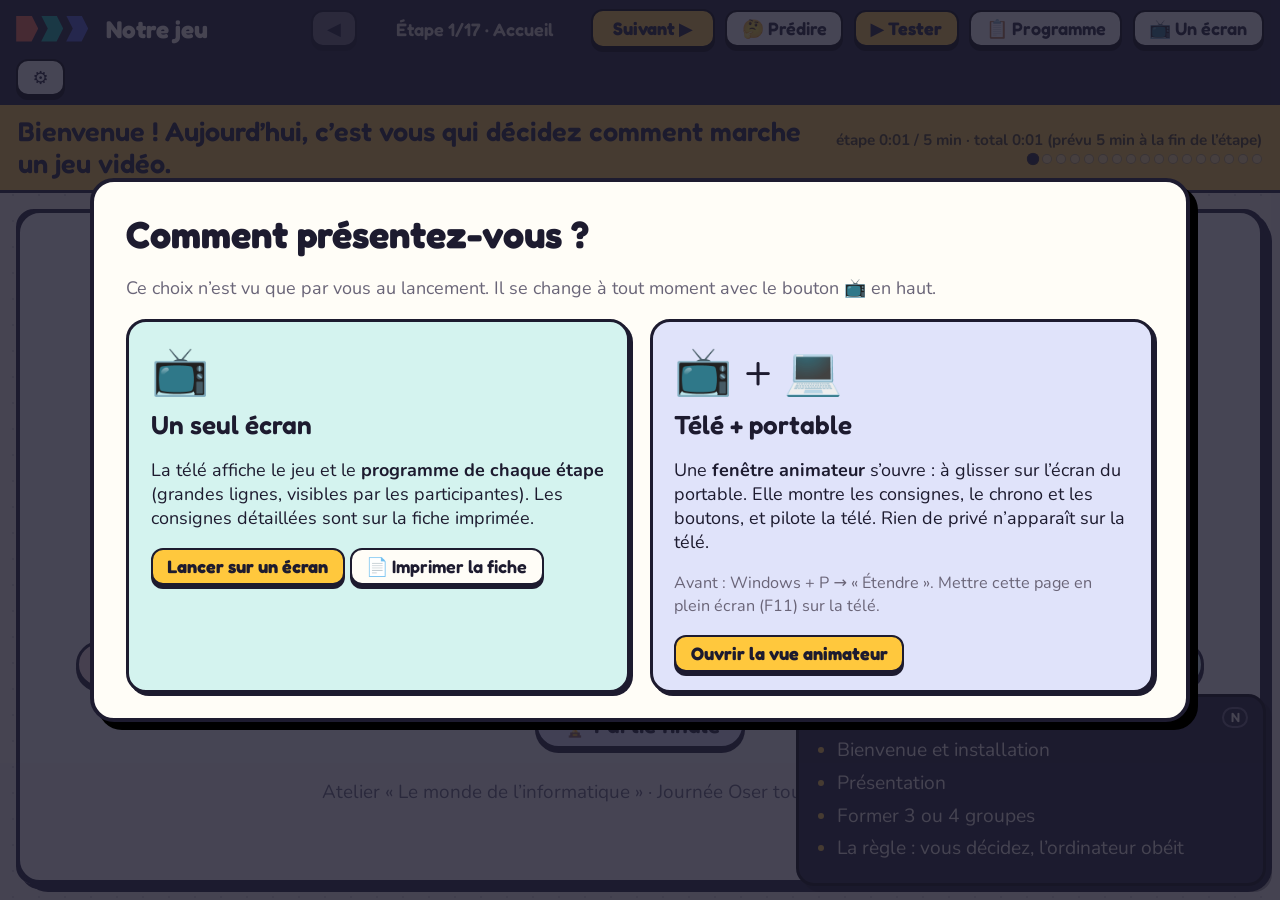
<file: index.html>
<!doctype html>
<html lang="fr">
<head>
<meta charset="utf-8">
<meta name="viewport" content="width=device-width, initial-scale=1">
<title>Atelier des règles</title>
<style>
@font-face{font-family:"Fredoka";src:url([data-uri]) format("woff2");font-weight:300 800;font-display:swap}
@font-face{font-family:"Nunito";src:url([data-uri]) format("woff2");font-weight:300 800;font-display:swap}
/* ===== Identité « carnet d'inventeur » ===== */
:root{
  --z:1;
  --ink:#1d1b2f; --paper:#fbf6ea; --paper2:#f3ead4; --card:#fffdf7; --muted:#6a6578; --line:#1d1b2f2e;
  --ev:#ff6b4a; --ev-d:#c9452a;
  --co:#14b8a6; --co-d:#0d8073;
  --ac:#4f5bd5; --ac-d:#3740a3;
  --sun:#ffc83d; --pink:#ff8fb1; --leaf:#5cc26b; --sky:#7cc8f2;
  --ok:#2f9e44; --bad:#e0365f;
  --r:18px; --bw:3px;
  --shadow:5px 5px 0 var(--ink); --shadow-s:3px 3px 0 var(--ink);
  --title:"Fredoka","Segoe UI",system-ui,sans-serif; --text:"Nunito","Segoe UI",system-ui,sans-serif;
}
*{box-sizing:border-box}
html,body{margin:0;height:100%}
body{background:var(--paper);background-image:radial-gradient(#1d1b2f1f 1.4px,transparent 1.5px);background-size:26px 26px;color:var(--ink);font-family:var(--text);font-size:calc(18px*var(--z));display:flex;flex-direction:column;overflow:hidden}
button,select,input{font:inherit;color:inherit}
h1,h2,h3,.title,#say,#stepLabel,button,.kw,.blk,.hud,.banner,.toast,.opt .l,.mcard b{font-family:var(--title)}

/* --- boutons « touches de clavier » --- */
button{cursor:pointer;border:2.5px solid var(--ink);background:var(--card);border-radius:12px;padding:.35em .8em;font-weight:600;box-shadow:0 4px 0 var(--ink);transition:transform .08s, box-shadow .08s, background .15s;line-height:1.15}
button:hover{background:#fff}
button:active{transform:translateY(3px);box-shadow:0 1px 0 var(--ink)}
button:disabled{opacity:.35;cursor:default;transform:none}
button.primary{background:var(--sun);font-weight:700}
button.primary:hover{background:#ffd664}
select{border:2.5px solid var(--ink);border-radius:12px;padding:.3em .4em;background:var(--card)}

/* --- en-tête --- */
header{display:flex;gap:.6em;align-items:center;padding:.5em .9em;background:var(--ink);color:var(--paper);flex-wrap:wrap;position:relative;z-index:6}
header button{box-shadow:0 4px 0 #000;border-color:#000;color:var(--ink)}
.logo{display:flex;align-items:center;gap:3px;flex:none}
.logo i{display:block;width:22px;height:26px;clip-path:polygon(0 0,70% 0,100% 50%,70% 100%,0 100%,30% 50%)}
.logo i:nth-child(1){background:var(--ev);clip-path:polygon(0 0,70% 0,100% 50%,70% 100%,0 100%)}
.logo i:nth-child(2){background:var(--co)}.logo i:nth-child(3){background:var(--ac)}
header .title{font-weight:700;font-size:1.35em;border:none;background:transparent;color:var(--paper);min-width:8em;flex:1;padding:.1em .3em;border-radius:8px}
header .title:focus{outline:2px dashed var(--sun)}
.nav{display:flex;align-items:center;gap:.5em}
.nav #stepLabel{font-weight:600;min-width:12em;text-align:center;color:#d9d3c3}
#next{font-weight:700;padding:.4em 1.1em}
.toolsrow{display:flex;gap:.5em;align-items:center;flex-wrap:wrap;padding:.5em .9em;background:var(--paper2);border-bottom:var(--bw) solid var(--ink)}
.toolsrow[hidden]{display:none}
.toolsrow label{color:var(--muted);font-size:.85em}

/* --- bandeau de l'étape --- */
#stepbar{display:flex;align-items:center;gap:1em;padding:.55em 1em;background:var(--sun);border-bottom:var(--bw) solid var(--ink)}
#say{flex:1;font-size:1.5em;font-weight:600;line-height:1.2}
#clock{font-variant-numeric:tabular-nums;font-weight:700;white-space:nowrap;font-size:.85em;text-align:right;color:#4a3d10}
#clock .over{color:var(--bad)}
.dots{display:flex;gap:4px;margin-top:4px;justify-content:flex-end}
.dots i{width:10px;height:10px;border-radius:50%;background:#fff6;border:1.5px solid #4a3d1066;display:block}
.dots i.done{background:#4a3d10aa}.dots i.cur{background:var(--ink);transform:scale(1.25)}

/* --- zones de travail --- */
main{flex:1;display:grid;grid-template-columns:calc(290px*var(--z)) 1fr minmax(420px,46%);gap:.9em;padding:.9em;min-height:0;position:relative}
.col{background:var(--card);border:var(--bw) solid var(--ink);border-radius:var(--r);padding:.8em;overflow:auto;min-height:0;box-shadow:var(--shadow)}
h2{font-size:.95em;font-weight:600;color:var(--ink);margin:.7em 0 .45em;display:flex;align-items:center;gap:.4em}
h2:first-child{margin-top:0}
h2 .chip{width:16px;height:16px;border-radius:5px;border:2px solid var(--ink);display:inline-block}
.help{font-size:.82em;color:var(--muted);line-height:1.45}
kbd{background:var(--card);border-radius:6px;padding:0 .35em;border:2px solid var(--ink);box-shadow:0 2px 0 var(--ink);font-size:.85em;font-family:var(--title)}

/* --- blocs en chevrons qui s'emboîtent --- */
.blk{--c:var(--ac);position:relative;display:inline-flex;align-items:center;gap:.35em;padding:.42em 1.35em .42em 1.25em;color:#fff;font-weight:600;margin:.2em 0;cursor:grab;user-select:none;line-height:1.2;isolation:isolate;
  filter:drop-shadow(1.6px 0 0 var(--ink)) drop-shadow(-1.6px 0 0 var(--ink)) drop-shadow(0 1.6px 0 var(--ink)) drop-shadow(0 -1.6px 0 var(--ink)) drop-shadow(0 3px 0 var(--ink))}
.blk::before{content:"";position:absolute;inset:0;background:var(--c);z-index:-1;
  clip-path:polygon(0 0,calc(100% - 14px) 0,100% 50%,calc(100% - 14px) 100%,0 100%,13px 50%)}
.blk::after{content:"";position:absolute;left:12px;right:16px;top:3px;height:32%;border-radius:999px;background:#fff;opacity:.16;z-index:-1}
.blk.ev{--c:var(--ev);padding-left:.9em}
.blk.ev::before{clip-path:polygon(0 12px,6px 3px,12px 0,calc(100% - 14px) 0,100% 50%,calc(100% - 14px) 100%,0 100%)}
.blk.co{--c:var(--co)}
.blk:active{cursor:grabbing}
.blk input{width:3.1em;border:2px solid var(--ink);border-radius:8px;padding:.02em .3em;text-align:center;font-weight:700;color:var(--ink);background:var(--paper);font-family:var(--title)}
.blk input.txt{width:8em;text-align:left}
.blk .x{background:#0003;border:none;box-shadow:none;color:#fff;border-radius:50%;width:1.35em;height:1.35em;padding:0;line-height:1;margin-left:.15em;font-size:.8em}
.blk .x:active{transform:none}
.palette .blk{display:flex;width:calc(100% - 4px);margin:.32em 0}
.palette .blk:hover{transform:translateX(4px)}
.blk.snap{animation:snap .42s cubic-bezier(.3,1.6,.5,1)}
@keyframes snap{0%{transform:scale(.6) rotate(-4deg)}60%{transform:scale(1.08)}100%{transform:none}}

/* --- cartes de règles --- */
.rule{border:var(--bw) solid var(--ink);border-radius:var(--r);padding:.55em .8em .6em;margin-bottom:.9em;position:relative;background:var(--card);box-shadow:var(--shadow-s);transition:box-shadow .2s, transform .2s}
.rule::before{content:attr(data-n);position:absolute;top:-.75em;left:.8em;background:var(--ink);color:var(--paper);font-family:var(--title);font-size:.72em;font-weight:600;padding:.1em .6em;border-radius:999px}
.rule.off{opacity:.45;filter:grayscale(.6)}
.rule.flash{animation:fire .7s ease-out}
@keyframes fire{0%{box-shadow:0 0 0 0 var(--sun),var(--shadow-s);transform:scale(1)}25%{box-shadow:0 0 0 9px var(--sun),var(--shadow-s);transform:scale(1.015)}100%{box-shadow:0 0 0 0 #ffc83d00,var(--shadow-s);transform:scale(1)}}
.rule .row{display:flex;align-items:center;gap:.55em;margin:.3em 0;flex-wrap:wrap}
.kw{font-weight:700;min-width:4.6em;font-size:.95em;letter-spacing:.02em}
.kw.ev{color:var(--ev-d)} .kw.co{color:var(--co-d)} .kw.ac{color:var(--ac-d)}
.slot{min-height:2.45em;min-width:8em;border:2.5px dashed #1d1b2f40;border-radius:14px;display:flex;align-items:center;flex-wrap:wrap;gap:.25em .1em;padding:.1em .4em;flex:1;color:var(--muted);font-size:.9em;transition:background .15s,border-color .15s}
.slot.sel{border-color:var(--ink);border-style:solid;background:#ffc83d33}
.slot.over{border-color:var(--ac);border-style:solid;background:#4f5bd522}
.slot .ph{padding:0 .5em;font-style:italic}
.rule .tools{position:absolute;top:.35em;right:.45em;display:flex;gap:.3em}
.rule .tools button{padding:.05em .45em;font-size:.75em;box-shadow:0 2px 0 var(--ink);border-width:2px}
.sentence{font-size:.86em;color:var(--muted);margin-top:.35em;font-style:italic}

/* --- jeu --- */
.gamecol{display:flex;flex-direction:column;gap:.7em;min-height:0}
.gamewrap{position:relative;background:var(--ink);border:4px solid var(--ink);border-radius:20px;overflow:hidden;flex:0 0 auto;box-shadow:var(--shadow)}
canvas{display:block;width:100%;height:auto}
.hud{position:absolute;left:0;right:0;bottom:6px;display:flex;gap:.45em;justify-content:center;flex-wrap:wrap;padding:.2em;pointer-events:none;font-weight:600;font-size:1.05em}
.hud span{background:var(--card);border:2.5px solid var(--ink);border-radius:999px;padding:.08em .7em;box-shadow:0 3px 0 var(--ink);display:inline-flex;align-items:center;gap:.3em}
.hud img{width:1.2em;height:1.2em}
.hud .warn{background:var(--pink)}
.banner{position:absolute;inset:0;display:none;align-items:center;justify-content:center;flex-direction:column;background:#1d1b2fb8;color:#fff;text-align:center;padding:1em}
.banner.show{display:flex;animation:pop .4s cubic-bezier(.3,1.5,.5,1)}
@keyframes pop{0%{transform:scale(.85);opacity:0}100%{transform:none;opacity:1}}
.banner .big{font-size:3em;font-weight:700;background:var(--sun);color:var(--ink);border:4px solid var(--ink);border-radius:20px;padding:.1em .6em;box-shadow:6px 6px 0 #000;transform:rotate(-2deg)}
.banner .small{font-size:1.05em;margin-top:1em;max-width:30em}
.toast{z-index:3;position:absolute;left:50%;top:16%;transform:translateX(-50%) rotate(-2deg) scale(.8);background:var(--sun);color:var(--ink);border:3px solid var(--ink);padding:.35em 1.1em;border-radius:14px;font-weight:700;font-size:1.35em;box-shadow:4px 4px 0 var(--ink);opacity:0;transition:opacity .2s, transform .25s cubic-bezier(.3,1.6,.5,1);pointer-events:none;white-space:nowrap}
.toast.show{opacity:1;transform:translateX(-50%) rotate(-2deg) scale(1)}
.log{background:var(--card);border:var(--bw) solid var(--ink);border-radius:var(--r);padding:.55em .8em;flex:1;overflow:auto;font-size:.9em;min-height:4em;box-shadow:var(--shadow-s)}
.log div{padding:.2em 0;border-bottom:1.5px dashed #1d1b2f22}
.log div:first-child{font-weight:800}

/* --- fenêtres par-dessus --- */
.overlay{position:fixed;inset:0;background:#1d1b2fd0;display:none;align-items:center;justify-content:center;z-index:50;padding:1em}
.overlay.show{display:flex}
.overlay.show .card{animation:pop .35s cubic-bezier(.3,1.5,.5,1)}
.card{background:var(--card);border:4px solid var(--ink);border-radius:24px;padding:1.4em 1.8em;width:min(1100px,94vw);max-height:92vh;overflow:auto;box-shadow:8px 8px 0 #000}
.card h1{margin:.1em 0 .4em;font-size:2.1em;font-weight:700}
.card .q{font-size:1.55em;font-weight:600;width:100%;border:3px solid var(--ink);border-radius:14px;padding:.3em .5em;font-family:var(--title);background:var(--paper)}
.opts{display:grid;grid-template-columns:repeat(3,1fr);gap:1em;margin:1.1em 0}
.opt{border:3px solid var(--ink);border-radius:18px;padding:.8em;text-align:center;box-shadow:var(--shadow-s);background:var(--card)}
.opt:nth-child(1){background:#ffe3dc}.opt:nth-child(2){background:#d4f3ef}.opt:nth-child(3){background:#e0e3fa}
.opt .l{font-size:2.3em;font-weight:700;width:1.5em;height:1.5em;line-height:1.45em;margin:0 auto .2em;border-radius:50%;border:3px solid var(--ink);background:var(--card)}
.opt input{width:100%;font-size:1.15em;border:none;border-bottom:2.5px dashed #1d1b2f55;text-align:center;padding:.2em;background:transparent;font-weight:700}
.opt .tally{display:flex;align-items:center;justify-content:center;gap:.5em;margin-top:.6em;font-size:1.6em;font-weight:700;font-family:var(--title)}
.opt .pick{margin-top:.6em;background:var(--leaf);font-weight:700}
.rulesread{background:var(--paper);border:2.5px dashed #1d1b2f40;border-radius:14px;padding:.6em 1em;font-size:1.05em}
.rulesread div{margin:.25em 0}

/* --- diapositives --- */
#slide{position:absolute;inset:.9em;background:var(--card);border:4px solid var(--ink);border-radius:24px;display:none;align-items:center;justify-content:center;flex-direction:column;text-align:center;padding:2em;overflow:auto;z-index:5;box-shadow:8px 8px 0 var(--ink)}
#slide.show{display:flex;animation:pop .35s ease-out;justify-content:flex-start}
#slide > :first-child{margin-top:auto}
#slide > :last-child{margin-bottom:auto}
#slide h1{font-size:3.4em;margin:.1em 0 .25em;font-weight:700;line-height:1.05}
#slide h1 .hl{background:linear-gradient(transparent 58%,var(--sun) 58%,var(--sun) 92%,transparent 92%);padding:0 .1em}
#slide p{font-size:1.45em;margin:.3em 0;max-width:40em}
#slide .sub{color:var(--muted);font-size:1.05em}
.hero{display:flex;gap:.6em;justify-content:center;align-items:flex-end;margin-bottom:.4em}
.hero img{width:150px;height:150px;animation:bob 1.6s ease-in-out infinite}
.hero img:nth-child(2n){animation-delay:-.8s}
@keyframes bob{50%{transform:translateY(-10px)}}
.cards{display:grid;grid-template-columns:repeat(auto-fit,minmax(13em,1fr));gap:1em;width:100%;max-width:1400px;margin-top:1em}
.mcard{border:3px solid var(--ink);border-radius:18px;padding:.8em 1em;background:var(--card);cursor:pointer;font-size:1.05em;box-shadow:var(--shadow-s);transition:transform .12s;text-align:left}
.mcard:hover{transform:translate(-2px,-2px);box-shadow:var(--shadow)}
.mcard.on{background:#e3f6e6;box-shadow:0 0 0 5px var(--leaf),var(--shadow-s)}
.mcard b{display:block;font-size:1.2em;margin:.1em 0 .35em;font-weight:600}
.mcard .ln{display:flex;align-items:center;gap:.45em;margin:.15em 0}
.mcard img{width:30px;height:30px;flex:none}
.concept{position:relative;isolation:isolate;padding:1.1em 2.6em 1.1em 2em;color:#fff;font-size:1.2em;text-align:left;
  filter:drop-shadow(2.5px 0 0 var(--ink)) drop-shadow(-2.5px 0 0 var(--ink)) drop-shadow(0 2.5px 0 var(--ink)) drop-shadow(0 -2.5px 0 var(--ink)) drop-shadow(6px 6px 0 var(--ink))}
.concept::before{content:"";position:absolute;inset:0;z-index:-1;background:var(--c);clip-path:polygon(0 0,calc(100% - 34px) 0,100% 50%,calc(100% - 34px) 100%,0 100%,30px 50%)}
.concept.ev::before{clip-path:polygon(0 0,calc(100% - 34px) 0,100% 50%,calc(100% - 34px) 100%,0 100%)}
.concept.ev{padding-left:1.2em}
.concept b{font-family:var(--title);font-size:1.7em;display:block;font-weight:700}
.concept.ev{--c:var(--ev)}.concept.co{--c:var(--co)}.concept.ac{--c:var(--ac)}
.example{margin-top:1.3em;font-size:1.4em;background:var(--paper);border:3px dashed #1d1b2f55;border-radius:18px;padding:.6em 1em;line-height:1.9}
.blk.mini{cursor:default;margin:0 .1em;vertical-align:middle;font-size:.85em}
.qcard{border:3px solid var(--ink);border-radius:18px;padding:1em;font-size:1.3em;background:var(--card);box-shadow:var(--shadow-s);text-align:left;font-weight:700}
.qcard:nth-child(1){background:#ffe3dc}.qcard:nth-child(2){background:#d4f3ef}.qcard:nth-child(3){background:#e0e3fa}.qcard:nth-child(4){background:#fff1c7}
.qcard .g{font-family:var(--title);font-weight:600;color:var(--muted);font-size:.75em;margin-bottom:.3em}
.jobs{display:grid;grid-template-columns:1fr auto 1fr;gap:.55em 1em;font-size:1.4em;text-align:left;margin-top:.8em;align-items:center}
.jobs .arrow{color:var(--muted);font-family:var(--title)}
.jobs b{background:var(--sun);padding:0 .3em;border-radius:6px}
.agenda{display:flex;flex-wrap:wrap;gap:.6em;justify-content:center;margin:1.1em 0;font-size:1.25em}
.agenda span{background:var(--card);border:3px solid var(--ink);border-radius:999px;padding:.3em 1em;font-weight:600;font-family:var(--title);box-shadow:0 4px 0 var(--ink)}
.agenda span:nth-child(3n+1){background:#ffe3dc}.agenda span:nth-child(3n+2){background:#d4f3ef}.agenda span:nth-child(3n){background:#e0e3fa}
.perso{display:grid;grid-template-columns:1.25fr 1fr;gap:1.6em;width:100%;max-width:1500px;text-align:left;align-items:start}
.perso h3{margin:.7em 0 .35em;font-size:1.25em;font-weight:600}
.perso h3:first-child{margin-top:0}
.cards.small{grid-template-columns:repeat(2,1fr);margin-top:0;gap:.7em}
.cards.small .mcard{font-size:.92em;padding:.55em .8em}
.avatars{display:flex;flex-wrap:wrap;gap:.45em}
.av{padding:.15em;border-width:3px;line-height:0;background:var(--card)}
.av img{width:54px;height:54px}
.av.on,.wd.on{background:#e3f6e6;box-shadow:0 0 0 4px var(--leaf),0 4px 0 var(--ink)}
.worlds{display:flex;flex-wrap:wrap;gap:.5em}
.wd{padding:.25em;border-width:3px;display:flex;flex-direction:column;align-items:center;gap:.2em;font-size:.95em}
.wd > img{width:120px;height:86px;border-radius:9px;border:2px solid var(--ink);object-fit:cover}
.wd .ln{display:flex;align-items:center;gap:.25em}
.wd .ln img{width:34px;height:34px}
#preview{width:100%;border-radius:16px;border:4px solid var(--ink);box-shadow:var(--shadow)}
.merci{display:grid;grid-template-columns:1.3fr 1fr;gap:2em;align-items:center;width:100%;max-width:1500px}
.qr{background:#fff;border:4px solid var(--ink);border-radius:20px;padding:.5em;width:min(470px,34vw);aspect-ratio:1;display:flex;align-items:center;justify-content:center;box-shadow:var(--shadow)}
.qr svg{width:100%;height:100%}

/* --- programme de l'étape (télé) et lanceur --- */
#notes{position:fixed;right:14px;bottom:14px;width:min(470px,40vw);max-height:48vh;overflow:auto;background:var(--ink);color:var(--paper);border-radius:18px;padding:.7em 1em;font-size:.82em;z-index:40;box-shadow:6px 6px 0 #0005;border:3px solid #000}
#notes.min .body{display:none}
#notes .hd{display:flex;align-items:center;gap:.5em;font-weight:600;font-family:var(--title)}
#notes .hd span{flex:1}
#notes .hd button{background:transparent;color:var(--paper);border-color:#6a6578;box-shadow:none;padding:.05em .5em;font-size:.9em}
#notes ul{margin:.5em 0;padding-left:1.2em;line-height:1.45;font-size:1.3em}
#notes li{margin:.25em 0}
#notes li::marker{color:var(--sun)}
.launch{max-width:1100px}
.lchoices{display:grid;grid-template-columns:1fr 1fr;gap:1.1em;margin-top:1em}
.lchoice{border:3px solid var(--ink);border-radius:20px;padding:1em 1.2em;box-shadow:var(--shadow-s)}
.lchoice:nth-child(1){background:#d4f3ef}.lchoice:nth-child(2){background:#e0e3fa}
.lchoice .em{font-size:2.6em}
.lchoice h2{font-size:1.45em;margin:.2em 0}

/* --- mode « jouer » (lien du jeu final) --- */
#playInfo{display:none}
.prule{background:var(--paper);border:2px solid #1d1b2f30;border-radius:12px;padding:.45em .75em;margin:.4em 0}
#dpad{display:none;grid-template-columns:repeat(3,3.6em);grid-template-rows:repeat(2,3.6em);gap:.45em;justify-content:center;touch-action:none;user-select:none}
#dpad button{font-size:1.4em;touch-action:none;background:var(--sun)}
#dpad .u{grid-column:2;grid-row:1}#dpad .l{grid-column:1;grid-row:2}#dpad .d{grid-column:2;grid-row:2}#dpad .r{grid-column:3;grid-row:2}
body.play header .nav, body.play #btnPredict, body.play #btnNotes, body.play #btnTools, body.play #btnRestart,
body.play #stepbar, body.play #notes, body.play #palette, body.play #rulesCol, body.play #log,
body.play #btnDisplay, body.free #btnDisplay,
body.free header .nav, body.free #btnPredict, body.free #btnNotes, body.free #stepbar, body.free #notes{display:none}
body.play #playInfo{display:block}
body.play #dpad, body.free #dpad{display:grid}
body.play main{grid-template-columns:minmax(260px,30%) 1fr}
body.play .title, body.free .title{pointer-events:none}
body.focus main{grid-template-columns:0 minmax(300px,32%) 1fr}
body.focus .palette{display:none}
@media (max-width:900px){
  body{overflow:auto}
  main, body.play main{display:flex;flex-direction:column;flex:none;min-height:auto}
  body.play .gamecol{order:-1}
  .perso,.merci,.lchoices{grid-template-columns:1fr}
  .hud{font-size:.72em;gap:.25em}
  #playInfo{overflow:visible}
  #slide h1{font-size:2.2em}
}
@media (prefers-reduced-motion:reduce){*{animation:none!important;transition:none!important}}

</style>
</head>
<body>
<header>
  <div class="logo" aria-hidden="true"><i></i><i></i><i></i></div>
  <input class="title" id="title" value="Notre jeu" aria-label="Titre du jeu">
  <div class="nav">
    <button id="prev" title="Étape précédente (Page précédente)">◀</button>
    <span id="stepLabel"></span>
    <button id="next" class="primary" title="Étape suivante (Page suivante)">Suivant ▶</button>
  </div>
  <button id="btnPredict" title="Raccourci : P">🤔 Prédire</button>
  <button id="btnRestart" class="primary" title="Raccourci : R">▶ Tester</button>
  <button id="btnNotes" title="Afficher / réduire le programme de l’étape (N)">📋 Programme</button>
  <button id="btnDisplay" title="Choisir : un seul écran, ou télé + portable">📺 Un écran</button>
  <button id="btnTools" title="Outils">⚙</button>
</header>
<div class="toolsrow" id="toolsRow" hidden>
  <label>Mission <select id="mission"></select></label>
  <label>Version <select id="preset">
    <option value="">— charger —</option>
    <option value="vide">Vide (aucune règle)</option>
    <option value="depart">Version de départ</option>
    <option value="bug1">Bug 1 : impossible de gagner</option>
    <option value="bug2">Bug 2 : ramasser fait reculer</option>
    <option value="finale">Version finale de secours</option>
  </select></label>
  <button id="btnFocus" title="Raccourci : F">🔍 Agrandir le jeu</button>
  <button id="zoomOut" title="Texte plus petit">A−</button>
  <button id="zoomIn" title="Texte plus grand">A+</button>
  <button id="btnSound">🔊</button>
  <button id="btnExport" title="Sauvegarder la configuration dans un fichier">💾</button>
  <button id="btnImport" title="Charger une configuration">📂</button>
  <input type="file" id="file" accept=".json" hidden>
  <button id="btnPrint">📄 Fiche animateur imprimable</button>
  <button id="btnLink">🔗 Copier le lien du jeu</button>
  <button id="btnResetAll">↺ Recommencer l’atelier</button>
</div>
<div id="stepbar"><div id="say"></div><div id="clock"></div></div>
<main>
  <div id="slide"></div>
  <section class="col" id="playInfo"></section>
  <section class="col palette" id="palette"></section>
  <section class="col" id="rulesCol">
    <h2>Les règles du jeu</h2>
    <div id="rules"></div>
    <button id="addRule">＋ Nouvelle règle</button>
    <p class="help">Glissez un bloc dans une case, ou cliquez sur une case puis sur un bloc. Les règles s’appliquent dès que vous cliquez sur <b>▶ Tester</b>.<br>
    Jeu : flèches <kbd>←↑→↓</kbd> pour déplacer · <kbd>R</kbd> rejouer · <kbd>P</kbd> prédire · <kbd>F</kbd> agrandir.</p>
  </section>
  <section class="gamecol">
    <div class="gamewrap" id="gamewrap">
      <canvas id="cv" width="840" height="600"></canvas>
      <div class="hud" id="hud"></div>
      <div class="toast" id="toast"></div>
      <div class="banner" id="banner"><div class="big" id="bannerBig"></div><div class="small" id="bannerSmall"></div></div>
    </div>
    <div id="dpad"><button data-k="ArrowUp" class="u">▲</button><button data-k="ArrowLeft" class="l">◀</button><button data-k="ArrowDown" class="d">▼</button><button data-k="ArrowRight" class="r">▶</button></div>
    <div class="log" id="log"><div>Journal : ici s’affiche chaque règle déclenchée.</div></div>
  </section>
</main>

<div class="overlay" id="predict">
  <div class="card">
    <h1>🤔 À vous de prédire !</h1>
    <input class="q" id="pq" value="Que va-t-il se passer si le personnage touche un obstacle ?">
    <div class="opts" id="opts"></div>
    <div class="rulesread" id="rulesread"></div>
    <p style="display:flex;gap:.6em;justify-content:flex-end;margin-top:1em">
      <button id="pReset">Remettre les votes à zéro</button>
      <button id="pClose">Fermer</button>
      <button id="pTest" class="primary">▶ On teste !</button>
    </p>
  </div>
</div>

<div class="overlay" id="launcher">
  <div class="card launch">
    <h1>Comment présentez-vous ?</h1>
    <p class="help" style="font-size:1em">Ce choix n’est vu que par vous au lancement. Il se change à tout moment avec le bouton 📺 en haut.</p>
    <div class="lchoices">
      <div class="lchoice"><div class="em">📺</div><h2>Un seul écran</h2>
        <p>La télé affiche le jeu et le <b>programme de chaque étape</b> (grandes lignes, visibles par les participantes). Les consignes détaillées sont sur la fiche imprimée.</p>
        <button id="goOne" class="primary">Lancer sur un écran</button> <button id="goPrint">📄 Imprimer la fiche</button></div>
      <div class="lchoice"><div class="em">📺 + 💻</div><h2>Télé + portable</h2>
        <p>Une <b>fenêtre animateur</b> s’ouvre : à glisser sur l’écran du portable. Elle montre les consignes, le chrono et les boutons, et pilote la télé. Rien de privé n’apparaît sur la télé.</p>
        <p class="help" style="font-size:.9em">Avant : Windows + P → « Étendre ». Mettre cette page en plein écran (F11) sur la télé.</p>
        <button id="goTwo" class="primary">Ouvrir la vue animateur</button></div>
    </div>
  </div>
</div>

<div id="notes"><div class="hd"><span id="notesTitle">Au programme</span><button id="notesMin" title="Afficher / réduire (N)">N</button></div><div class="body" id="notesBody"></div></div>

<script>
/* qrcode-generator 1.4.4 — Kazuhiko Arase — licence MIT */
//---------------------------------------------------------------------
//
// QR Code Generator for JavaScript
//
// Copyright (c) 2009 Kazuhiko Arase
//
// URL: http://www.d-project.com/
//
// Licensed under the MIT license:
//  http://www.opensource.org/licenses/mit-license.php
//
// The word 'QR Code' is registered trademark of
// DENSO WAVE INCORPORATED
//  http://www.denso-wave.com/qrcode/faqpatent-e.html
//
//---------------------------------------------------------------------

var qrcode = function() {

  //---------------------------------------------------------------------
  // qrcode
  //---------------------------------------------------------------------

  /**
   * qrcode
   * @param typeNumber 1 to 40
   * @param errorCorrectionLevel 'L','M','Q','H'
   */
  var qrcode = function(typeNumber, errorCorrectionLevel) {

    var PAD0 = 0xEC;
    var PAD1 = 0x11;

    var _typeNumber = typeNumber;
    var _errorCorrectionLevel = QRErrorCorrectionLevel[errorCorrectionLevel];
    var _modules = null;
    var _moduleCount = 0;
    var _dataCache = null;
    var _dataList = [];

    var _this = {};

    var makeImpl = function(test, maskPattern) {

      _moduleCount = _typeNumber * 4 + 17;
      _modules = function(moduleCount) {
        var modules = new Array(moduleCount);
        for (var row = 0; row < moduleCount; row += 1) {
          modules[row] = new Array(moduleCount);
          for (var col = 0; col < moduleCount; col += 1) {
            modules[row][col] = null;
          }
        }
        return modules;
      }(_moduleCount);

      setupPositionProbePattern(0, 0);
      setupPositionProbePattern(_moduleCount - 7, 0);
      setupPositionProbePattern(0, _moduleCount - 7);
      setupPositionAdjustPattern();
      setupTimingPattern();
      setupTypeInfo(test, maskPattern);

      if (_typeNumber >= 7) {
        setupTypeNumber(test);
      }

      if (_dataCache == null) {
        _dataCache = createData(_typeNumber, _errorCorrectionLevel, _dataList);
      }

      mapData(_dataCache, maskPattern);
    };

    var setupPositionProbePattern = function(row, col) {

      for (var r = -1; r <= 7; r += 1) {

        if (row + r <= -1 || _moduleCount <= row + r) continue;

        for (var c = -1; c <= 7; c += 1) {

          if (col + c <= -1 || _moduleCount <= col + c) continue;

          if ( (0 <= r && r <= 6 && (c == 0 || c == 6) )
              || (0 <= c && c <= 6 && (r == 0 || r == 6) )
              || (2 <= r && r <= 4 && 2 <= c && c <= 4) ) {
            _modules[row + r][col + c] = true;
          } else {
            _modules[row + r][col + c] = false;
          }
        }
      }
    };

    var getBestMaskPattern = function() {

      var minLostPoint = 0;
      var pattern = 0;

      for (var i = 0; i < 8; i += 1) {

        makeImpl(true, i);

        var lostPoint = QRUtil.getLostPoint(_this);

        if (i == 0 || minLostPoint > lostPoint) {
          minLostPoint = lostPoint;
          pattern = i;
        }
      }

      return pattern;
    };

    var setupTimingPattern = function() {

      for (var r = 8; r < _moduleCount - 8; r += 1) {
        if (_modules[r][6] != null) {
          continue;
        }
        _modules[r][6] = (r % 2 == 0);
      }

      for (var c = 8; c < _moduleCount - 8; c += 1) {
        if (_modules[6][c] != null) {
          continue;
        }
        _modules[6][c] = (c % 2 == 0);
      }
    };

    var setupPositionAdjustPattern = function() {

      var pos = QRUtil.getPatternPosition(_typeNumber);

      for (var i = 0; i < pos.length; i += 1) {

        for (var j = 0; j < pos.length; j += 1) {

          var row = pos[i];
          var col = pos[j];

          if (_modules[row][col] != null) {
            continue;
          }

          for (var r = -2; r <= 2; r += 1) {

            for (var c = -2; c <= 2; c += 1) {

              if (r == -2 || r == 2 || c == -2 || c == 2
                  || (r == 0 && c == 0) ) {
                _modules[row + r][col + c] = true;
              } else {
                _modules[row + r][col + c] = false;
              }
            }
          }
        }
      }
    };

    var setupTypeNumber = function(test) {

      var bits = QRUtil.getBCHTypeNumber(_typeNumber);

      for (var i = 0; i < 18; i += 1) {
        var mod = (!test && ( (bits >> i) & 1) == 1);
        _modules[Math.floor(i / 3)][i % 3 + _moduleCount - 8 - 3] = mod;
      }

      for (var i = 0; i < 18; i += 1) {
        var mod = (!test && ( (bits >> i) & 1) == 1);
        _modules[i % 3 + _moduleCount - 8 - 3][Math.floor(i / 3)] = mod;
      }
    };

    var setupTypeInfo = function(test, maskPattern) {

      var data = (_errorCorrectionLevel << 3) | maskPattern;
      var bits = QRUtil.getBCHTypeInfo(data);

      // vertical
      for (var i = 0; i < 15; i += 1) {

        var mod = (!test && ( (bits >> i) & 1) == 1);

        if (i < 6) {
          _modules[i][8] = mod;
        } else if (i < 8) {
          _modules[i + 1][8] = mod;
        } else {
          _modules[_moduleCount - 15 + i][8] = mod;
        }
      }

      // horizontal
      for (var i = 0; i < 15; i += 1) {

        var mod = (!test && ( (bits >> i) & 1) == 1);

        if (i < 8) {
          _modules[8][_moduleCount - i - 1] = mod;
        } else if (i < 9) {
          _modules[8][15 - i - 1 + 1] = mod;
        } else {
          _modules[8][15 - i - 1] = mod;
        }
      }

      // fixed module
      _modules[_moduleCount - 8][8] = (!test);
    };

    var mapData = function(data, maskPattern) {

      var inc = -1;
      var row = _moduleCount - 1;
      var bitIndex = 7;
      var byteIndex = 0;
      var maskFunc = QRUtil.getMaskFunction(maskPattern);

      for (var col = _moduleCount - 1; col > 0; col -= 2) {

        if (col == 6) col -= 1;

        while (true) {

          for (var c = 0; c < 2; c += 1) {

            if (_modules[row][col - c] == null) {

              var dark = false;

              if (byteIndex < data.length) {
                dark = ( ( (data[byteIndex] >>> bitIndex) & 1) == 1);
              }

              var mask = maskFunc(row, col - c);

              if (mask) {
                dark = !dark;
              }

              _modules[row][col - c] = dark;
              bitIndex -= 1;

              if (bitIndex == -1) {
                byteIndex += 1;
                bitIndex = 7;
              }
            }
          }

          row += inc;

          if (row < 0 || _moduleCount <= row) {
            row -= inc;
            inc = -inc;
            break;
          }
        }
      }
    };

    var createBytes = function(buffer, rsBlocks) {

      var offset = 0;

      var maxDcCount = 0;
      var maxEcCount = 0;

      var dcdata = new Array(rsBlocks.length);
      var ecdata = new Array(rsBlocks.length);

      for (var r = 0; r < rsBlocks.length; r += 1) {

        var dcCount = rsBlocks[r].dataCount;
        var ecCount = rsBlocks[r].totalCount - dcCount;

        maxDcCount = Math.max(maxDcCount, dcCount);
        maxEcCount = Math.max(maxEcCount, ecCount);

        dcdata[r] = new Array(dcCount);

        for (var i = 0; i < dcdata[r].length; i += 1) {
          dcdata[r][i] = 0xff & buffer.getBuffer()[i + offset];
        }
        offset += dcCount;

        var rsPoly = QRUtil.getErrorCorrectPolynomial(ecCount);
        var rawPoly = qrPolynomial(dcdata[r], rsPoly.getLength() - 1);

        var modPoly = rawPoly.mod(rsPoly);
        ecdata[r] = new Array(rsPoly.getLength() - 1);
        for (var i = 0; i < ecdata[r].length; i += 1) {
          var modIndex = i + modPoly.getLength() - ecdata[r].length;
          ecdata[r][i] = (modIndex >= 0)? modPoly.getAt(modIndex) : 0;
        }
      }

      var totalCodeCount = 0;
      for (var i = 0; i < rsBlocks.length; i += 1) {
        totalCodeCount += rsBlocks[i].totalCount;
      }

      var data = new Array(totalCodeCount);
      var index = 0;

      for (var i = 0; i < maxDcCount; i += 1) {
        for (var r = 0; r < rsBlocks.length; r += 1) {
          if (i < dcdata[r].length) {
            data[index] = dcdata[r][i];
            index += 1;
          }
        }
      }

      for (var i = 0; i < maxEcCount; i += 1) {
        for (var r = 0; r < rsBlocks.length; r += 1) {
          if (i < ecdata[r].length) {
            data[index] = ecdata[r][i];
            index += 1;
          }
        }
      }

      return data;
    };

    var createData = function(typeNumber, errorCorrectionLevel, dataList) {

      var rsBlocks = QRRSBlock.getRSBlocks(typeNumber, errorCorrectionLevel);

      var buffer = qrBitBuffer();

      for (var i = 0; i < dataList.length; i += 1) {
        var data = dataList[i];
        buffer.put(data.getMode(), 4);
        buffer.put(data.getLength(), QRUtil.getLengthInBits(data.getMode(), typeNumber) );
        data.write(buffer);
      }

      // calc num max data.
      var totalDataCount = 0;
      for (var i = 0; i < rsBlocks.length; i += 1) {
        totalDataCount += rsBlocks[i].dataCount;
      }

      if (buffer.getLengthInBits() > totalDataCount * 8) {
        throw 'code length overflow. ('
          + buffer.getLengthInBits()
          + '>'
          + totalDataCount * 8
          + ')';
      }

      // end code
      if (buffer.getLengthInBits() + 4 <= totalDataCount * 8) {
        buffer.put(0, 4);
      }

      // padding
      while (buffer.getLengthInBits() % 8 != 0) {
        buffer.putBit(false);
      }

      // padding
      while (true) {

        if (buffer.getLengthInBits() >= totalDataCount * 8) {
          break;
        }
        buffer.put(PAD0, 8);

        if (buffer.getLengthInBits() >= totalDataCount * 8) {
          break;
        }
        buffer.put(PAD1, 8);
      }

      return createBytes(buffer, rsBlocks);
    };

    _this.addData = function(data, mode) {

      mode = mode || 'Byte';

      var newData = null;

      switch(mode) {
      case 'Numeric' :
        newData = qrNumber(data);
        break;
      case 'Alphanumeric' :
        newData = qrAlphaNum(data);
        break;
      case 'Byte' :
        newData = qr8BitByte(data);
        break;
      case 'Kanji' :
        newData = qrKanji(data);
        break;
      default :
        throw 'mode:' + mode;
      }

      _dataList.push(newData);
      _dataCache = null;
    };

    _this.isDark = function(row, col) {
      if (row < 0 || _moduleCount <= row || col < 0 || _moduleCount <= col) {
        throw row + ',' + col;
      }
      return _modules[row][col];
    };

    _this.getModuleCount = function() {
      return _moduleCount;
    };

    _this.make = function() {
      if (_typeNumber < 1) {
        var typeNumber = 1;

        for (; typeNumber < 40; typeNumber++) {
          var rsBlocks = QRRSBlock.getRSBlocks(typeNumber, _errorCorrectionLevel);
          var buffer = qrBitBuffer();

          for (var i = 0; i < _dataList.length; i++) {
            var data = _dataList[i];
            buffer.put(data.getMode(), 4);
            buffer.put(data.getLength(), QRUtil.getLengthInBits(data.getMode(), typeNumber) );
            data.write(buffer);
          }

          var totalDataCount = 0;
          for (var i = 0; i < rsBlocks.length; i++) {
            totalDataCount += rsBlocks[i].dataCount;
          }

          if (buffer.getLengthInBits() <= totalDataCount * 8) {
            break;
          }
        }

        _typeNumber = typeNumber;
      }

      makeImpl(false, getBestMaskPattern() );
    };

    _this.createTableTag = function(cellSize, margin) {

      cellSize = cellSize || 2;
      margin = (typeof margin == 'undefined')? cellSize * 4 : margin;

      var qrHtml = '';

      qrHtml += '<table style="';
      qrHtml += ' border-width: 0px; border-style: none;';
      qrHtml += ' border-collapse: collapse;';
      qrHtml += ' padding: 0px; margin: ' + margin + 'px;';
      qrHtml += '">';
      qrHtml += '<tbody>';

      for (var r = 0; r < _this.getModuleCount(); r += 1) {

        qrHtml += '<tr>';

        for (var c = 0; c < _this.getModuleCount(); c += 1) {
          qrHtml += '<td style="';
          qrHtml += ' border-width: 0px; border-style: none;';
          qrHtml += ' border-collapse: collapse;';
          qrHtml += ' padding: 0px; margin: 0px;';
          qrHtml += ' width: ' + cellSize + 'px;';
          qrHtml += ' height: ' + cellSize + 'px;';
          qrHtml += ' background-color: ';
          qrHtml += _this.isDark(r, c)? '#000000' : '#ffffff';
          qrHtml += ';';
          qrHtml += '"/>';
        }

        qrHtml += '</tr>';
      }

      qrHtml += '</tbody>';
      qrHtml += '</table>';

      return qrHtml;
    };

    _this.createSvgTag = function(cellSize, margin, alt, title) {

      var opts = {};
      if (typeof arguments[0] == 'object') {
        // Called by options.
        opts = arguments[0];
        // overwrite cellSize and margin.
        cellSize = opts.cellSize;
        margin = opts.margin;
        alt = opts.alt;
        title = opts.title;
      }

      cellSize = cellSize || 2;
      margin = (typeof margin == 'undefined')? cellSize * 4 : margin;

      // Compose alt property surrogate
      alt = (typeof alt === 'string') ? {text: alt} : alt || {};
      alt.text = alt.text || null;
      alt.id = (alt.text) ? alt.id || 'qrcode-description' : null;

      // Compose title property surrogate
      title = (typeof title === 'string') ? {text: title} : title || {};
      title.text = title.text || null;
      title.id = (title.text) ? title.id || 'qrcode-title' : null;

      var size = _this.getModuleCount() * cellSize + margin * 2;
      var c, mc, r, mr, qrSvg='', rect;

      rect = 'l' + cellSize + ',0 0,' + cellSize +
        ' -' + cellSize + ',0 0,-' + cellSize + 'z ';

      qrSvg += '<svg version="1.1" xmlns="http://www.w3.org/2000/svg"';
      qrSvg += !opts.scalable ? ' width="' + size + 'px" height="' + size + 'px"' : '';
      qrSvg += ' viewBox="0 0 ' + size + ' ' + size + '" ';
      qrSvg += ' preserveAspectRatio="xMinYMin meet"';
      qrSvg += (title.text || alt.text) ? ' role="img" aria-labelledby="' +
          escapeXml([title.id, alt.id].join(' ').trim() ) + '"' : '';
      qrSvg += '>';
      qrSvg += (title.text) ? '<title id="' + escapeXml(title.id) + '">' +
          escapeXml(title.text) + '</title>' : '';
      qrSvg += (alt.text) ? '<description id="' + escapeXml(alt.id) + '">' +
          escapeXml(alt.text) + '</description>' : '';
      qrSvg += '<rect width="100%" height="100%" fill="white" cx="0" cy="0"/>';
      qrSvg += '<path d="';

      for (r = 0; r < _this.getModuleCount(); r += 1) {
        mr = r * cellSize + margin;
        for (c = 0; c < _this.getModuleCount(); c += 1) {
          if (_this.isDark(r, c) ) {
            mc = c*cellSize+margin;
            qrSvg += 'M' + mc + ',' + mr + rect;
          }
        }
      }

      qrSvg += '" stroke="transparent" fill="black"/>';
      qrSvg += '</svg>';

      return qrSvg;
    };

    _this.createDataURL = function(cellSize, margin) {

      cellSize = cellSize || 2;
      margin = (typeof margin == 'undefined')? cellSize * 4 : margin;

      var size = _this.getModuleCount() * cellSize + margin * 2;
      var min = margin;
      var max = size - margin;

      return createDataURL(size, size, function(x, y) {
        if (min <= x && x < max && min <= y && y < max) {
          var c = Math.floor( (x - min) / cellSize);
          var r = Math.floor( (y - min) / cellSize);
          return _this.isDark(r, c)? 0 : 1;
        } else {
          return 1;
        }
      } );
    };

    _this.createImgTag = function(cellSize, margin, alt) {

      cellSize = cellSize || 2;
      margin = (typeof margin == 'undefined')? cellSize * 4 : margin;

      var size = _this.getModuleCount() * cellSize + margin * 2;

      var img = '';
      img += '<img';
      img += '\u0020src="';
      img += _this.createDataURL(cellSize, margin);
      img += '"';
      img += '\u0020width="';
      img += size;
      img += '"';
      img += '\u0020height="';
      img += size;
      img += '"';
      if (alt) {
        img += '\u0020alt="';
        img += escapeXml(alt);
        img += '"';
      }
      img += '/>';

      return img;
    };

    var escapeXml = function(s) {
      var escaped = '';
      for (var i = 0; i < s.length; i += 1) {
        var c = s.charAt(i);
        switch(c) {
        case '<': escaped += '&lt;'; break;
        case '>': escaped += '&gt;'; break;
        case '&': escaped += '&amp;'; break;
        case '"': escaped += '&quot;'; break;
        default : escaped += c; break;
        }
      }
      return escaped;
    };

    var _createHalfASCII = function(margin) {
      var cellSize = 1;
      margin = (typeof margin == 'undefined')? cellSize * 2 : margin;

      var size = _this.getModuleCount() * cellSize + margin * 2;
      var min = margin;
      var max = size - margin;

      var y, x, r1, r2, p;

      var blocks = {
        '██': '█',
        '█ ': '▀',
        ' █': '▄',
        '  ': ' '
      };

      var blocksLastLineNoMargin = {
        '██': '▀',
        '█ ': '▀',
        ' █': ' ',
        '  ': ' '
      };

      var ascii = '';
      for (y = 0; y < size; y += 2) {
        r1 = Math.floor((y - min) / cellSize);
        r2 = Math.floor((y + 1 - min) / cellSize);
        for (x = 0; x < size; x += 1) {
          p = '█';

          if (min <= x && x < max && min <= y && y < max && _this.isDark(r1, Math.floor((x - min) / cellSize))) {
            p = ' ';
          }

          if (min <= x && x < max && min <= y+1 && y+1 < max && _this.isDark(r2, Math.floor((x - min) / cellSize))) {
            p += ' ';
          }
          else {
            p += '█';
          }

          // Output 2 characters per pixel, to create full square. 1 character per pixels gives only half width of square.
          ascii += (margin < 1 && y+1 >= max) ? blocksLastLineNoMargin[p] : blocks[p];
        }

        ascii += '\n';
      }

      if (size % 2 && margin > 0) {
        return ascii.substring(0, ascii.length - size - 1) + Array(size+1).join('▀');
      }

      return ascii.substring(0, ascii.length-1);
    };

    _this.createASCII = function(cellSize, margin) {
      cellSize = cellSize || 1;

      if (cellSize < 2) {
        return _createHalfASCII(margin);
      }

      cellSize -= 1;
      margin = (typeof margin == 'undefined')? cellSize * 2 : margin;

      var size = _this.getModuleCount() * cellSize + margin * 2;
      var min = margin;
      var max = size - margin;

      var y, x, r, p;

      var white = Array(cellSize+1).join('██');
      var black = Array(cellSize+1).join('  ');

      var ascii = '';
      var line = '';
      for (y = 0; y < size; y += 1) {
        r = Math.floor( (y - min) / cellSize);
        line = '';
        for (x = 0; x < size; x += 1) {
          p = 1;

          if (min <= x && x < max && min <= y && y < max && _this.isDark(r, Math.floor((x - min) / cellSize))) {
            p = 0;
          }

          // Output 2 characters per pixel, to create full square. 1 character per pixels gives only half width of square.
          line += p ? white : black;
        }

        for (r = 0; r < cellSize; r += 1) {
          ascii += line + '\n';
        }
      }

      return ascii.substring(0, ascii.length-1);
    };

    _this.renderTo2dContext = function(context, cellSize) {
      cellSize = cellSize || 2;
      var length = _this.getModuleCount();
      for (var row = 0; row < length; row++) {
        for (var col = 0; col < length; col++) {
          context.fillStyle = _this.isDark(row, col) ? 'black' : 'white';
          context.fillRect(row * cellSize, col * cellSize, cellSize, cellSize);
        }
      }
    }

    return _this;
  };

  //---------------------------------------------------------------------
  // qrcode.stringToBytes
  //---------------------------------------------------------------------

  qrcode.stringToBytesFuncs = {
    'default' : function(s) {
      var bytes = [];
      for (var i = 0; i < s.length; i += 1) {
        var c = s.charCodeAt(i);
        bytes.push(c & 0xff);
      }
      return bytes;
    }
  };

  qrcode.stringToBytes = qrcode.stringToBytesFuncs['default'];

  //---------------------------------------------------------------------
  // qrcode.createStringToBytes
  //---------------------------------------------------------------------

  /**
   * @param unicodeData base64 string of byte array.
   * [16bit Unicode],[16bit Bytes], ...
   * @param numChars
   */
  qrcode.createStringToBytes = function(unicodeData, numChars) {

    // create conversion map.

    var unicodeMap = function() {

      var bin = base64DecodeInputStream(unicodeData);
      var read = function() {
        var b = bin.read();
        if (b == -1) throw 'eof';
        return b;
      };

      var count = 0;
      var unicodeMap = {};
      while (true) {
        var b0 = bin.read();
        if (b0 == -1) break;
        var b1 = read();
        var b2 = read();
        var b3 = read();
        var k = String.fromCharCode( (b0 << 8) | b1);
        var v = (b2 << 8) | b3;
        unicodeMap[k] = v;
        count += 1;
      }
      if (count != numChars) {
        throw count + ' != ' + numChars;
      }

      return unicodeMap;
    }();

    var unknownChar = '?'.charCodeAt(0);

    return function(s) {
      var bytes = [];
      for (var i = 0; i < s.length; i += 1) {
        var c = s.charCodeAt(i);
        if (c < 128) {
          bytes.push(c);
        } else {
          var b = unicodeMap[s.charAt(i)];
          if (typeof b == 'number') {
            if ( (b & 0xff) == b) {
              // 1byte
              bytes.push(b);
            } else {
              // 2bytes
              bytes.push(b >>> 8);
              bytes.push(b & 0xff);
            }
          } else {
            bytes.push(unknownChar);
          }
        }
      }
      return bytes;
    };
  };

  //---------------------------------------------------------------------
  // QRMode
  //---------------------------------------------------------------------

  var QRMode = {
    MODE_NUMBER :    1 << 0,
    MODE_ALPHA_NUM : 1 << 1,
    MODE_8BIT_BYTE : 1 << 2,
    MODE_KANJI :     1 << 3
  };

  //---------------------------------------------------------------------
  // QRErrorCorrectionLevel
  //---------------------------------------------------------------------

  var QRErrorCorrectionLevel = {
    L : 1,
    M : 0,
    Q : 3,
    H : 2
  };

  //---------------------------------------------------------------------
  // QRMaskPattern
  //---------------------------------------------------------------------

  var QRMaskPattern = {
    PATTERN000 : 0,
    PATTERN001 : 1,
    PATTERN010 : 2,
    PATTERN011 : 3,
    PATTERN100 : 4,
    PATTERN101 : 5,
    PATTERN110 : 6,
    PATTERN111 : 7
  };

  //---------------------------------------------------------------------
  // QRUtil
  //---------------------------------------------------------------------

  var QRUtil = function() {

    var PATTERN_POSITION_TABLE = [
      [],
      [6, 18],
      [6, 22],
      [6, 26],
      [6, 30],
      [6, 34],
      [6, 22, 38],
      [6, 24, 42],
      [6, 26, 46],
      [6, 28, 50],
      [6, 30, 54],
      [6, 32, 58],
      [6, 34, 62],
      [6, 26, 46, 66],
      [6, 26, 48, 70],
      [6, 26, 50, 74],
      [6, 30, 54, 78],
      [6, 30, 56, 82],
      [6, 30, 58, 86],
      [6, 34, 62, 90],
      [6, 28, 50, 72, 94],
      [6, 26, 50, 74, 98],
      [6, 30, 54, 78, 102],
      [6, 28, 54, 80, 106],
      [6, 32, 58, 84, 110],
      [6, 30, 58, 86, 114],
      [6, 34, 62, 90, 118],
      [6, 26, 50, 74, 98, 122],
      [6, 30, 54, 78, 102, 126],
      [6, 26, 52, 78, 104, 130],
      [6, 30, 56, 82, 108, 134],
      [6, 34, 60, 86, 112, 138],
      [6, 30, 58, 86, 114, 142],
      [6, 34, 62, 90, 118, 146],
      [6, 30, 54, 78, 102, 126, 150],
      [6, 24, 50, 76, 102, 128, 154],
      [6, 28, 54, 80, 106, 132, 158],
      [6, 32, 58, 84, 110, 136, 162],
      [6, 26, 54, 82, 110, 138, 166],
      [6, 30, 58, 86, 114, 142, 170]
    ];
    var G15 = (1 << 10) | (1 << 8) | (1 << 5) | (1 << 4) | (1 << 2) | (1 << 1) | (1 << 0);
    var G18 = (1 << 12) | (1 << 11) | (1 << 10) | (1 << 9) | (1 << 8) | (1 << 5) | (1 << 2) | (1 << 0);
    var G15_MASK = (1 << 14) | (1 << 12) | (1 << 10) | (1 << 4) | (1 << 1);

    var _this = {};

    var getBCHDigit = function(data) {
      var digit = 0;
      while (data != 0) {
        digit += 1;
        data >>>= 1;
      }
      return digit;
    };

    _this.getBCHTypeInfo = function(data) {
      var d = data << 10;
      while (getBCHDigit(d) - getBCHDigit(G15) >= 0) {
        d ^= (G15 << (getBCHDigit(d) - getBCHDigit(G15) ) );
      }
      return ( (data << 10) | d) ^ G15_MASK;
    };

    _this.getBCHTypeNumber = function(data) {
      var d = data << 12;
      while (getBCHDigit(d) - getBCHDigit(G18) >= 0) {
        d ^= (G18 << (getBCHDigit(d) - getBCHDigit(G18) ) );
      }
      return (data << 12) | d;
    };

    _this.getPatternPosition = function(typeNumber) {
      return PATTERN_POSITION_TABLE[typeNumber - 1];
    };

    _this.getMaskFunction = function(maskPattern) {

      switch (maskPattern) {

      case QRMaskPattern.PATTERN000 :
        return function(i, j) { return (i + j) % 2 == 0; };
      case QRMaskPattern.PATTERN001 :
        return function(i, j) { return i % 2 == 0; };
      case QRMaskPattern.PATTERN010 :
        return function(i, j) { return j % 3 == 0; };
      case QRMaskPattern.PATTERN011 :
        return function(i, j) { return (i + j) % 3 == 0; };
      case QRMaskPattern.PATTERN100 :
        return function(i, j) { return (Math.floor(i / 2) + Math.floor(j / 3) ) % 2 == 0; };
      case QRMaskPattern.PATTERN101 :
        return function(i, j) { return (i * j) % 2 + (i * j) % 3 == 0; };
      case QRMaskPattern.PATTERN110 :
        return function(i, j) { return ( (i * j) % 2 + (i * j) % 3) % 2 == 0; };
      case QRMaskPattern.PATTERN111 :
        return function(i, j) { return ( (i * j) % 3 + (i + j) % 2) % 2 == 0; };

      default :
        throw 'bad maskPattern:' + maskPattern;
      }
    };

    _this.getErrorCorrectPolynomial = function(errorCorrectLength) {
      var a = qrPolynomial([1], 0);
      for (var i = 0; i < errorCorrectLength; i += 1) {
        a = a.multiply(qrPolynomial([1, QRMath.gexp(i)], 0) );
      }
      return a;
    };

    _this.getLengthInBits = function(mode, type) {

      if (1 <= type && type < 10) {

        // 1 - 9

        switch(mode) {
        case QRMode.MODE_NUMBER    : return 10;
        case QRMode.MODE_ALPHA_NUM : return 9;
        case QRMode.MODE_8BIT_BYTE : return 8;
        case QRMode.MODE_KANJI     : return 8;
        default :
          throw 'mode:' + mode;
        }

      } else if (type < 27) {

        // 10 - 26

        switch(mode) {
        case QRMode.MODE_NUMBER    : return 12;
        case QRMode.MODE_ALPHA_NUM : return 11;
        case QRMode.MODE_8BIT_BYTE : return 16;
        case QRMode.MODE_KANJI     : return 10;
        default :
          throw 'mode:' + mode;
        }

      } else if (type < 41) {

        // 27 - 40

        switch(mode) {
        case QRMode.MODE_NUMBER    : return 14;
        case QRMode.MODE_ALPHA_NUM : return 13;
        case QRMode.MODE_8BIT_BYTE : return 16;
        case QRMode.MODE_KANJI     : return 12;
        default :
          throw 'mode:' + mode;
        }

      } else {
        throw 'type:' + type;
      }
    };

    _this.getLostPoint = function(qrcode) {

      var moduleCount = qrcode.getModuleCount();

      var lostPoint = 0;

      // LEVEL1

      for (var row = 0; row < moduleCount; row += 1) {
        for (var col = 0; col < moduleCount; col += 1) {

          var sameCount = 0;
          var dark = qrcode.isDark(row, col);

          for (var r = -1; r <= 1; r += 1) {

            if (row + r < 0 || moduleCount <= row + r) {
              continue;
            }

            for (var c = -1; c <= 1; c += 1) {

              if (col + c < 0 || moduleCount <= col + c) {
                continue;
              }

              if (r == 0 && c == 0) {
                continue;
              }

              if (dark == qrcode.isDark(row + r, col + c) ) {
                sameCount += 1;
              }
            }
          }

          if (sameCount > 5) {
            lostPoint += (3 + sameCount - 5);
          }
        }
      };

      // LEVEL2

      for (var row = 0; row < moduleCount - 1; row += 1) {
        for (var col = 0; col < moduleCount - 1; col += 1) {
          var count = 0;
          if (qrcode.isDark(row, col) ) count += 1;
          if (qrcode.isDark(row + 1, col) ) count += 1;
          if (qrcode.isDark(row, col + 1) ) count += 1;
          if (qrcode.isDark(row + 1, col + 1) ) count += 1;
          if (count == 0 || count == 4) {
            lostPoint += 3;
          }
        }
      }

      // LEVEL3

      for (var row = 0; row < moduleCount; row += 1) {
        for (var col = 0; col < moduleCount - 6; col += 1) {
          if (qrcode.isDark(row, col)
              && !qrcode.isDark(row, col + 1)
              &&  qrcode.isDark(row, col + 2)
              &&  qrcode.isDark(row, col + 3)
              &&  qrcode.isDark(row, col + 4)
              && !qrcode.isDark(row, col + 5)
              &&  qrcode.isDark(row, col + 6) ) {
            lostPoint += 40;
          }
        }
      }

      for (var col = 0; col < moduleCount; col += 1) {
        for (var row = 0; row < moduleCount - 6; row += 1) {
          if (qrcode.isDark(row, col)
              && !qrcode.isDark(row + 1, col)
              &&  qrcode.isDark(row + 2, col)
              &&  qrcode.isDark(row + 3, col)
              &&  qrcode.isDark(row + 4, col)
              && !qrcode.isDark(row + 5, col)
              &&  qrcode.isDark(row + 6, col) ) {
            lostPoint += 40;
          }
        }
      }

      // LEVEL4

      var darkCount = 0;

      for (var col = 0; col < moduleCount; col += 1) {
        for (var row = 0; row < moduleCount; row += 1) {
          if (qrcode.isDark(row, col) ) {
            darkCount += 1;
          }
        }
      }

      var ratio = Math.abs(100 * darkCount / moduleCount / moduleCount - 50) / 5;
      lostPoint += ratio * 10;

      return lostPoint;
    };

    return _this;
  }();

  //---------------------------------------------------------------------
  // QRMath
  //---------------------------------------------------------------------

  var QRMath = function() {

    var EXP_TABLE = new Array(256);
    var LOG_TABLE = new Array(256);

    // initialize tables
    for (var i = 0; i < 8; i += 1) {
      EXP_TABLE[i] = 1 << i;
    }
    for (var i = 8; i < 256; i += 1) {
      EXP_TABLE[i] = EXP_TABLE[i - 4]
        ^ EXP_TABLE[i - 5]
        ^ EXP_TABLE[i - 6]
        ^ EXP_TABLE[i - 8];
    }
    for (var i = 0; i < 255; i += 1) {
      LOG_TABLE[EXP_TABLE[i] ] = i;
    }

    var _this = {};

    _this.glog = function(n) {

      if (n < 1) {
        throw 'glog(' + n + ')';
      }

      return LOG_TABLE[n];
    };

    _this.gexp = function(n) {

      while (n < 0) {
        n += 255;
      }

      while (n >= 256) {
        n -= 255;
      }

      return EXP_TABLE[n];
    };

    return _this;
  }();

  //---------------------------------------------------------------------
  // qrPolynomial
  //---------------------------------------------------------------------

  function qrPolynomial(num, shift) {

    if (typeof num.length == 'undefined') {
      throw num.length + '/' + shift;
    }

    var _num = function() {
      var offset = 0;
      while (offset < num.length && num[offset] == 0) {
        offset += 1;
      }
      var _num = new Array(num.length - offset + shift);
      for (var i = 0; i < num.length - offset; i += 1) {
        _num[i] = num[i + offset];
      }
      return _num;
    }();

    var _this = {};

    _this.getAt = function(index) {
      return _num[index];
    };

    _this.getLength = function() {
      return _num.length;
    };

    _this.multiply = function(e) {

      var num = new Array(_this.getLength() + e.getLength() - 1);

      for (var i = 0; i < _this.getLength(); i += 1) {
        for (var j = 0; j < e.getLength(); j += 1) {
          num[i + j] ^= QRMath.gexp(QRMath.glog(_this.getAt(i) ) + QRMath.glog(e.getAt(j) ) );
        }
      }

      return qrPolynomial(num, 0);
    };

    _this.mod = function(e) {

      if (_this.getLength() - e.getLength() < 0) {
        return _this;
      }

      var ratio = QRMath.glog(_this.getAt(0) ) - QRMath.glog(e.getAt(0) );

      var num = new Array(_this.getLength() );
      for (var i = 0; i < _this.getLength(); i += 1) {
        num[i] = _this.getAt(i);
      }

      for (var i = 0; i < e.getLength(); i += 1) {
        num[i] ^= QRMath.gexp(QRMath.glog(e.getAt(i) ) + ratio);
      }

      // recursive call
      return qrPolynomial(num, 0).mod(e);
    };

    return _this;
  };

  //---------------------------------------------------------------------
  // QRRSBlock
  //---------------------------------------------------------------------

  var QRRSBlock = function() {

    var RS_BLOCK_TABLE = [

      // L
      // M
      // Q
      // H

      // 1
      [1, 26, 19],
      [1, 26, 16],
      [1, 26, 13],
      [1, 26, 9],

      // 2
      [1, 44, 34],
      [1, 44, 28],
      [1, 44, 22],
      [1, 44, 16],

      // 3
      [1, 70, 55],
      [1, 70, 44],
      [2, 35, 17],
      [2, 35, 13],

      // 4
      [1, 100, 80],
      [2, 50, 32],
      [2, 50, 24],
      [4, 25, 9],

      // 5
      [1, 134, 108],
      [2, 67, 43],
      [2, 33, 15, 2, 34, 16],
      [2, 33, 11, 2, 34, 12],

      // 6
      [2, 86, 68],
      [4, 43, 27],
      [4, 43, 19],
      [4, 43, 15],

      // 7
      [2, 98, 78],
      [4, 49, 31],
      [2, 32, 14, 4, 33, 15],
      [4, 39, 13, 1, 40, 14],

      // 8
      [2, 121, 97],
      [2, 60, 38, 2, 61, 39],
      [4, 40, 18, 2, 41, 19],
      [4, 40, 14, 2, 41, 15],

      // 9
      [2, 146, 116],
      [3, 58, 36, 2, 59, 37],
      [4, 36, 16, 4, 37, 17],
      [4, 36, 12, 4, 37, 13],

      // 10
      [2, 86, 68, 2, 87, 69],
      [4, 69, 43, 1, 70, 44],
      [6, 43, 19, 2, 44, 20],
      [6, 43, 15, 2, 44, 16],

      // 11
      [4, 101, 81],
      [1, 80, 50, 4, 81, 51],
      [4, 50, 22, 4, 51, 23],
      [3, 36, 12, 8, 37, 13],

      // 12
      [2, 116, 92, 2, 117, 93],
      [6, 58, 36, 2, 59, 37],
      [4, 46, 20, 6, 47, 21],
      [7, 42, 14, 4, 43, 15],

      // 13
      [4, 133, 107],
      [8, 59, 37, 1, 60, 38],
      [8, 44, 20, 4, 45, 21],
      [12, 33, 11, 4, 34, 12],

      // 14
      [3, 145, 115, 1, 146, 116],
      [4, 64, 40, 5, 65, 41],
      [11, 36, 16, 5, 37, 17],
      [11, 36, 12, 5, 37, 13],

      // 15
      [5, 109, 87, 1, 110, 88],
      [5, 65, 41, 5, 66, 42],
      [5, 54, 24, 7, 55, 25],
      [11, 36, 12, 7, 37, 13],

      // 16
      [5, 122, 98, 1, 123, 99],
      [7, 73, 45, 3, 74, 46],
      [15, 43, 19, 2, 44, 20],
      [3, 45, 15, 13, 46, 16],

      // 17
      [1, 135, 107, 5, 136, 108],
      [10, 74, 46, 1, 75, 47],
      [1, 50, 22, 15, 51, 23],
      [2, 42, 14, 17, 43, 15],

      // 18
      [5, 150, 120, 1, 151, 121],
      [9, 69, 43, 4, 70, 44],
      [17, 50, 22, 1, 51, 23],
      [2, 42, 14, 19, 43, 15],

      // 19
      [3, 141, 113, 4, 142, 114],
      [3, 70, 44, 11, 71, 45],
      [17, 47, 21, 4, 48, 22],
      [9, 39, 13, 16, 40, 14],

      // 20
      [3, 135, 107, 5, 136, 108],
      [3, 67, 41, 13, 68, 42],
      [15, 54, 24, 5, 55, 25],
      [15, 43, 15, 10, 44, 16],

      // 21
      [4, 144, 116, 4, 145, 117],
      [17, 68, 42],
      [17, 50, 22, 6, 51, 23],
      [19, 46, 16, 6, 47, 17],

      // 22
      [2, 139, 111, 7, 140, 112],
      [17, 74, 46],
      [7, 54, 24, 16, 55, 25],
      [34, 37, 13],

      // 23
      [4, 151, 121, 5, 152, 122],
      [4, 75, 47, 14, 76, 48],
      [11, 54, 24, 14, 55, 25],
      [16, 45, 15, 14, 46, 16],

      // 24
      [6, 147, 117, 4, 148, 118],
      [6, 73, 45, 14, 74, 46],
      [11, 54, 24, 16, 55, 25],
      [30, 46, 16, 2, 47, 17],

      // 25
      [8, 132, 106, 4, 133, 107],
      [8, 75, 47, 13, 76, 48],
      [7, 54, 24, 22, 55, 25],
      [22, 45, 15, 13, 46, 16],

      // 26
      [10, 142, 114, 2, 143, 115],
      [19, 74, 46, 4, 75, 47],
      [28, 50, 22, 6, 51, 23],
      [33, 46, 16, 4, 47, 17],

      // 27
      [8, 152, 122, 4, 153, 123],
      [22, 73, 45, 3, 74, 46],
      [8, 53, 23, 26, 54, 24],
      [12, 45, 15, 28, 46, 16],

      // 28
      [3, 147, 117, 10, 148, 118],
      [3, 73, 45, 23, 74, 46],
      [4, 54, 24, 31, 55, 25],
      [11, 45, 15, 31, 46, 16],

      // 29
      [7, 146, 116, 7, 147, 117],
      [21, 73, 45, 7, 74, 46],
      [1, 53, 23, 37, 54, 24],
      [19, 45, 15, 26, 46, 16],

      // 30
      [5, 145, 115, 10, 146, 116],
      [19, 75, 47, 10, 76, 48],
      [15, 54, 24, 25, 55, 25],
      [23, 45, 15, 25, 46, 16],

      // 31
      [13, 145, 115, 3, 146, 116],
      [2, 74, 46, 29, 75, 47],
      [42, 54, 24, 1, 55, 25],
      [23, 45, 15, 28, 46, 16],

      // 32
      [17, 145, 115],
      [10, 74, 46, 23, 75, 47],
      [10, 54, 24, 35, 55, 25],
      [19, 45, 15, 35, 46, 16],

      // 33
      [17, 145, 115, 1, 146, 116],
      [14, 74, 46, 21, 75, 47],
      [29, 54, 24, 19, 55, 25],
      [11, 45, 15, 46, 46, 16],

      // 34
      [13, 145, 115, 6, 146, 116],
      [14, 74, 46, 23, 75, 47],
      [44, 54, 24, 7, 55, 25],
      [59, 46, 16, 1, 47, 17],

      // 35
      [12, 151, 121, 7, 152, 122],
      [12, 75, 47, 26, 76, 48],
      [39, 54, 24, 14, 55, 25],
      [22, 45, 15, 41, 46, 16],

      // 36
      [6, 151, 121, 14, 152, 122],
      [6, 75, 47, 34, 76, 48],
      [46, 54, 24, 10, 55, 25],
      [2, 45, 15, 64, 46, 16],

      // 37
      [17, 152, 122, 4, 153, 123],
      [29, 74, 46, 14, 75, 47],
      [49, 54, 24, 10, 55, 25],
      [24, 45, 15, 46, 46, 16],

      // 38
      [4, 152, 122, 18, 153, 123],
      [13, 74, 46, 32, 75, 47],
      [48, 54, 24, 14, 55, 25],
      [42, 45, 15, 32, 46, 16],

      // 39
      [20, 147, 117, 4, 148, 118],
      [40, 75, 47, 7, 76, 48],
      [43, 54, 24, 22, 55, 25],
      [10, 45, 15, 67, 46, 16],

      // 40
      [19, 148, 118, 6, 149, 119],
      [18, 75, 47, 31, 76, 48],
      [34, 54, 24, 34, 55, 25],
      [20, 45, 15, 61, 46, 16]
    ];

    var qrRSBlock = function(totalCount, dataCount) {
      var _this = {};
      _this.totalCount = totalCount;
      _this.dataCount = dataCount;
      return _this;
    };

    var _this = {};

    var getRsBlockTable = function(typeNumber, errorCorrectionLevel) {

      switch(errorCorrectionLevel) {
      case QRErrorCorrectionLevel.L :
        return RS_BLOCK_TABLE[(typeNumber - 1) * 4 + 0];
      case QRErrorCorrectionLevel.M :
        return RS_BLOCK_TABLE[(typeNumber - 1) * 4 + 1];
      case QRErrorCorrectionLevel.Q :
        return RS_BLOCK_TABLE[(typeNumber - 1) * 4 + 2];
      case QRErrorCorrectionLevel.H :
        return RS_BLOCK_TABLE[(typeNumber - 1) * 4 + 3];
      default :
        return undefined;
      }
    };

    _this.getRSBlocks = function(typeNumber, errorCorrectionLevel) {

      var rsBlock = getRsBlockTable(typeNumber, errorCorrectionLevel);

      if (typeof rsBlock == 'undefined') {
        throw 'bad rs block @ typeNumber:' + typeNumber +
            '/errorCorrectionLevel:' + errorCorrectionLevel;
      }

      var length = rsBlock.length / 3;

      var list = [];

      for (var i = 0; i < length; i += 1) {

        var count = rsBlock[i * 3 + 0];
        var totalCount = rsBlock[i * 3 + 1];
        var dataCount = rsBlock[i * 3 + 2];

        for (var j = 0; j < count; j += 1) {
          list.push(qrRSBlock(totalCount, dataCount) );
        }
      }

      return list;
    };

    return _this;
  }();

  //---------------------------------------------------------------------
  // qrBitBuffer
  //---------------------------------------------------------------------

  var qrBitBuffer = function() {

    var _buffer = [];
    var _length = 0;

    var _this = {};

    _this.getBuffer = function() {
      return _buffer;
    };

    _this.getAt = function(index) {
      var bufIndex = Math.floor(index / 8);
      return ( (_buffer[bufIndex] >>> (7 - index % 8) ) & 1) == 1;
    };

    _this.put = function(num, length) {
      for (var i = 0; i < length; i += 1) {
        _this.putBit( ( (num >>> (length - i - 1) ) & 1) == 1);
      }
    };

    _this.getLengthInBits = function() {
      return _length;
    };

    _this.putBit = function(bit) {

      var bufIndex = Math.floor(_length / 8);
      if (_buffer.length <= bufIndex) {
        _buffer.push(0);
      }

      if (bit) {
        _buffer[bufIndex] |= (0x80 >>> (_length % 8) );
      }

      _length += 1;
    };

    return _this;
  };

  //---------------------------------------------------------------------
  // qrNumber
  //---------------------------------------------------------------------

  var qrNumber = function(data) {

    var _mode = QRMode.MODE_NUMBER;
    var _data = data;

    var _this = {};

    _this.getMode = function() {
      return _mode;
    };

    _this.getLength = function(buffer) {
      return _data.length;
    };

    _this.write = function(buffer) {

      var data = _data;

      var i = 0;

      while (i + 2 < data.length) {
        buffer.put(strToNum(data.substring(i, i + 3) ), 10);
        i += 3;
      }

      if (i < data.length) {
        if (data.length - i == 1) {
          buffer.put(strToNum(data.substring(i, i + 1) ), 4);
        } else if (data.length - i == 2) {
          buffer.put(strToNum(data.substring(i, i + 2) ), 7);
        }
      }
    };

    var strToNum = function(s) {
      var num = 0;
      for (var i = 0; i < s.length; i += 1) {
        num = num * 10 + chatToNum(s.charAt(i) );
      }
      return num;
    };

    var chatToNum = function(c) {
      if ('0' <= c && c <= '9') {
        return c.charCodeAt(0) - '0'.charCodeAt(0);
      }
      throw 'illegal char :' + c;
    };

    return _this;
  };

  //---------------------------------------------------------------------
  // qrAlphaNum
  //---------------------------------------------------------------------

  var qrAlphaNum = function(data) {

    var _mode = QRMode.MODE_ALPHA_NUM;
    var _data = data;

    var _this = {};

    _this.getMode = function() {
      return _mode;
    };

    _this.getLength = function(buffer) {
      return _data.length;
    };

    _this.write = function(buffer) {

      var s = _data;

      var i = 0;

      while (i + 1 < s.length) {
        buffer.put(
          getCode(s.charAt(i) ) * 45 +
          getCode(s.charAt(i + 1) ), 11);
        i += 2;
      }

      if (i < s.length) {
        buffer.put(getCode(s.charAt(i) ), 6);
      }
    };

    var getCode = function(c) {

      if ('0' <= c && c <= '9') {
        return c.charCodeAt(0) - '0'.charCodeAt(0);
      } else if ('A' <= c && c <= 'Z') {
        return c.charCodeAt(0) - 'A'.charCodeAt(0) + 10;
      } else {
        switch (c) {
        case ' ' : return 36;
        case '$' : return 37;
        case '%' : return 38;
        case '*' : return 39;
        case '+' : return 40;
        case '-' : return 41;
        case '.' : return 42;
        case '/' : return 43;
        case ':' : return 44;
        default :
          throw 'illegal char :' + c;
        }
      }
    };

    return _this;
  };

  //---------------------------------------------------------------------
  // qr8BitByte
  //---------------------------------------------------------------------

  var qr8BitByte = function(data) {

    var _mode = QRMode.MODE_8BIT_BYTE;
    var _data = data;
    var _bytes = qrcode.stringToBytes(data);

    var _this = {};

    _this.getMode = function() {
      return _mode;
    };

    _this.getLength = function(buffer) {
      return _bytes.length;
    };

    _this.write = function(buffer) {
      for (var i = 0; i < _bytes.length; i += 1) {
        buffer.put(_bytes[i], 8);
      }
    };

    return _this;
  };

  //---------------------------------------------------------------------
  // qrKanji
  //---------------------------------------------------------------------

  var qrKanji = function(data) {

    var _mode = QRMode.MODE_KANJI;
    var _data = data;

    var stringToBytes = qrcode.stringToBytesFuncs['SJIS'];
    if (!stringToBytes) {
      throw 'sjis not supported.';
    }
    !function(c, code) {
      // self test for sjis support.
      var test = stringToBytes(c);
      if (test.length != 2 || ( (test[0] << 8) | test[1]) != code) {
        throw 'sjis not supported.';
      }
    }('\u53cb', 0x9746);

    var _bytes = stringToBytes(data);

    var _this = {};

    _this.getMode = function() {
      return _mode;
    };

    _this.getLength = function(buffer) {
      return ~~(_bytes.length / 2);
    };

    _this.write = function(buffer) {

      var data = _bytes;

      var i = 0;

      while (i + 1 < data.length) {

        var c = ( (0xff & data[i]) << 8) | (0xff & data[i + 1]);

        if (0x8140 <= c && c <= 0x9FFC) {
          c -= 0x8140;
        } else if (0xE040 <= c && c <= 0xEBBF) {
          c -= 0xC140;
        } else {
          throw 'illegal char at ' + (i + 1) + '/' + c;
        }

        c = ( (c >>> 8) & 0xff) * 0xC0 + (c & 0xff);

        buffer.put(c, 13);

        i += 2;
      }

      if (i < data.length) {
        throw 'illegal char at ' + (i + 1);
      }
    };

    return _this;
  };

  //=====================================================================
  // GIF Support etc.
  //

  //---------------------------------------------------------------------
  // byteArrayOutputStream
  //---------------------------------------------------------------------

  var byteArrayOutputStream = function() {

    var _bytes = [];

    var _this = {};

    _this.writeByte = function(b) {
      _bytes.push(b & 0xff);
    };

    _this.writeShort = function(i) {
      _this.writeByte(i);
      _this.writeByte(i >>> 8);
    };

    _this.writeBytes = function(b, off, len) {
      off = off || 0;
      len = len || b.length;
      for (var i = 0; i < len; i += 1) {
        _this.writeByte(b[i + off]);
      }
    };

    _this.writeString = function(s) {
      for (var i = 0; i < s.length; i += 1) {
        _this.writeByte(s.charCodeAt(i) );
      }
    };

    _this.toByteArray = function() {
      return _bytes;
    };

    _this.toString = function() {
      var s = '';
      s += '[';
      for (var i = 0; i < _bytes.length; i += 1) {
        if (i > 0) {
          s += ',';
        }
        s += _bytes[i];
      }
      s += ']';
      return s;
    };

    return _this;
  };

  //---------------------------------------------------------------------
  // base64EncodeOutputStream
  //---------------------------------------------------------------------

  var base64EncodeOutputStream = function() {

    var _buffer = 0;
    var _buflen = 0;
    var _length = 0;
    var _base64 = '';

    var _this = {};

    var writeEncoded = function(b) {
      _base64 += String.fromCharCode(encode(b & 0x3f) );
    };

    var encode = function(n) {
      if (n < 0) {
        // error.
      } else if (n < 26) {
        return 0x41 + n;
      } else if (n < 52) {
        return 0x61 + (n - 26);
      } else if (n < 62) {
        return 0x30 + (n - 52);
      } else if (n == 62) {
        return 0x2b;
      } else if (n == 63) {
        return 0x2f;
      }
      throw 'n:' + n;
    };

    _this.writeByte = function(n) {

      _buffer = (_buffer << 8) | (n & 0xff);
      _buflen += 8;
      _length += 1;

      while (_buflen >= 6) {
        writeEncoded(_buffer >>> (_buflen - 6) );
        _buflen -= 6;
      }
    };

    _this.flush = function() {

      if (_buflen > 0) {
        writeEncoded(_buffer << (6 - _buflen) );
        _buffer = 0;
        _buflen = 0;
      }

      if (_length % 3 != 0) {
        // padding
        var padlen = 3 - _length % 3;
        for (var i = 0; i < padlen; i += 1) {
          _base64 += '=';
        }
      }
    };

    _this.toString = function() {
      return _base64;
    };

    return _this;
  };

  //---------------------------------------------------------------------
  // base64DecodeInputStream
  //---------------------------------------------------------------------

  var base64DecodeInputStream = function(str) {

    var _str = str;
    var _pos = 0;
    var _buffer = 0;
    var _buflen = 0;

    var _this = {};

    _this.read = function() {

      while (_buflen < 8) {

        if (_pos >= _str.length) {
          if (_buflen == 0) {
            return -1;
          }
          throw 'unexpected end of file./' + _buflen;
        }

        var c = _str.charAt(_pos);
        _pos += 1;

        if (c == '=') {
          _buflen = 0;
          return -1;
        } else if (c.match(/^\s$/) ) {
          // ignore if whitespace.
          continue;
        }

        _buffer = (_buffer << 6) | decode(c.charCodeAt(0) );
        _buflen += 6;
      }

      var n = (_buffer >>> (_buflen - 8) ) & 0xff;
      _buflen -= 8;
      return n;
    };

    var decode = function(c) {
      if (0x41 <= c && c <= 0x5a) {
        return c - 0x41;
      } else if (0x61 <= c && c <= 0x7a) {
        return c - 0x61 + 26;
      } else if (0x30 <= c && c <= 0x39) {
        return c - 0x30 + 52;
      } else if (c == 0x2b) {
        return 62;
      } else if (c == 0x2f) {
        return 63;
      } else {
        throw 'c:' + c;
      }
    };

    return _this;
  };

  //---------------------------------------------------------------------
  // gifImage (B/W)
  //---------------------------------------------------------------------

  var gifImage = function(width, height) {

    var _width = width;
    var _height = height;
    var _data = new Array(width * height);

    var _this = {};

    _this.setPixel = function(x, y, pixel) {
      _data[y * _width + x] = pixel;
    };

    _this.write = function(out) {

      //---------------------------------
      // GIF Signature

      out.writeString('GIF87a');

      //---------------------------------
      // Screen Descriptor

      out.writeShort(_width);
      out.writeShort(_height);

      out.writeByte(0x80); // 2bit
      out.writeByte(0);
      out.writeByte(0);

      //---------------------------------
      // Global Color Map

      // black
      out.writeByte(0x00);
      out.writeByte(0x00);
      out.writeByte(0x00);

      // white
      out.writeByte(0xff);
      out.writeByte(0xff);
      out.writeByte(0xff);

      //---------------------------------
      // Image Descriptor

      out.writeString(',');
      out.writeShort(0);
      out.writeShort(0);
      out.writeShort(_width);
      out.writeShort(_height);
      out.writeByte(0);

      //---------------------------------
      // Local Color Map

      //---------------------------------
      // Raster Data

      var lzwMinCodeSize = 2;
      var raster = getLZWRaster(lzwMinCodeSize);

      out.writeByte(lzwMinCodeSize);

      var offset = 0;

      while (raster.length - offset > 255) {
        out.writeByte(255);
        out.writeBytes(raster, offset, 255);
        offset += 255;
      }

      out.writeByte(raster.length - offset);
      out.writeBytes(raster, offset, raster.length - offset);
      out.writeByte(0x00);

      //---------------------------------
      // GIF Terminator
      out.writeString(';');
    };

    var bitOutputStream = function(out) {

      var _out = out;
      var _bitLength = 0;
      var _bitBuffer = 0;

      var _this = {};

      _this.write = function(data, length) {

        if ( (data >>> length) != 0) {
          throw 'length over';
        }

        while (_bitLength + length >= 8) {
          _out.writeByte(0xff & ( (data << _bitLength) | _bitBuffer) );
          length -= (8 - _bitLength);
          data >>>= (8 - _bitLength);
          _bitBuffer = 0;
          _bitLength = 0;
        }

        _bitBuffer = (data << _bitLength) | _bitBuffer;
        _bitLength = _bitLength + length;
      };

      _this.flush = function() {
        if (_bitLength > 0) {
          _out.writeByte(_bitBuffer);
        }
      };

      return _this;
    };

    var getLZWRaster = function(lzwMinCodeSize) {

      var clearCode = 1 << lzwMinCodeSize;
      var endCode = (1 << lzwMinCodeSize) + 1;
      var bitLength = lzwMinCodeSize + 1;

      // Setup LZWTable
      var table = lzwTable();

      for (var i = 0; i < clearCode; i += 1) {
        table.add(String.fromCharCode(i) );
      }
      table.add(String.fromCharCode(clearCode) );
      table.add(String.fromCharCode(endCode) );

      var byteOut = byteArrayOutputStream();
      var bitOut = bitOutputStream(byteOut);

      // clear code
      bitOut.write(clearCode, bitLength);

      var dataIndex = 0;

      var s = String.fromCharCode(_data[dataIndex]);
      dataIndex += 1;

      while (dataIndex < _data.length) {

        var c = String.fromCharCode(_data[dataIndex]);
        dataIndex += 1;

        if (table.contains(s + c) ) {

          s = s + c;

        } else {

          bitOut.write(table.indexOf(s), bitLength);

          if (table.size() < 0xfff) {

            if (table.size() == (1 << bitLength) ) {
              bitLength += 1;
            }

            table.add(s + c);
          }

          s = c;
        }
      }

      bitOut.write(table.indexOf(s), bitLength);

      // end code
      bitOut.write(endCode, bitLength);

      bitOut.flush();

      return byteOut.toByteArray();
    };

    var lzwTable = function() {

      var _map = {};
      var _size = 0;

      var _this = {};

      _this.add = function(key) {
        if (_this.contains(key) ) {
          throw 'dup key:' + key;
        }
        _map[key] = _size;
        _size += 1;
      };

      _this.size = function() {
        return _size;
      };

      _this.indexOf = function(key) {
        return _map[key];
      };

      _this.contains = function(key) {
        return typeof _map[key] != 'undefined';
      };

      return _this;
    };

    return _this;
  };

  var createDataURL = function(width, height, getPixel) {
    var gif = gifImage(width, height);
    for (var y = 0; y < height; y += 1) {
      for (var x = 0; x < width; x += 1) {
        gif.setPixel(x, y, getPixel(x, y) );
      }
    }

    var b = byteArrayOutputStream();
    gif.write(b);

    var base64 = base64EncodeOutputStream();
    var bytes = b.toByteArray();
    for (var i = 0; i < bytes.length; i += 1) {
      base64.writeByte(bytes[i]);
    }
    base64.flush();

    return 'data:image/gif;base64,' + base64;
  };

  //---------------------------------------------------------------------
  // returns qrcode function.

  return qrcode;
}();

// multibyte support
!function() {

  qrcode.stringToBytesFuncs['UTF-8'] = function(s) {
    // http://stackoverflow.com/questions/18729405/how-to-convert-utf8-string-to-byte-array
    function toUTF8Array(str) {
      var utf8 = [];
      for (var i=0; i < str.length; i++) {
        var charcode = str.charCodeAt(i);
        if (charcode < 0x80) utf8.push(charcode);
        else if (charcode < 0x800) {
          utf8.push(0xc0 | (charcode >> 6),
              0x80 | (charcode & 0x3f));
        }
        else if (charcode < 0xd800 || charcode >= 0xe000) {
          utf8.push(0xe0 | (charcode >> 12),
              0x80 | ((charcode>>6) & 0x3f),
              0x80 | (charcode & 0x3f));
        }
        // surrogate pair
        else {
          i++;
          // UTF-16 encodes 0x10000-0x10FFFF by
          // subtracting 0x10000 and splitting the
          // 20 bits of 0x0-0xFFFFF into two halves
          charcode = 0x10000 + (((charcode & 0x3ff)<<10)
            | (str.charCodeAt(i) & 0x3ff));
          utf8.push(0xf0 | (charcode >>18),
              0x80 | ((charcode>>12) & 0x3f),
              0x80 | ((charcode>>6) & 0x3f),
              0x80 | (charcode & 0x3f));
        }
      }
      return utf8;
    }
    return toUTF8Array(s);
  };

}();

(function (factory) {
  if (typeof define === 'function' && define.amd) {
      define([], factory);
  } else if (typeof exports === 'object') {
      module.exports = factory();
  }
}(function () {
    return qrcode;
}));


</script>
<script>
/* sprites-chars.js — les 16 personnages jouables (Canvas 2D pur, voir STYLE.md).
   Chaque sprite est dessiné dans une boîte 100×100 centrée sur (0,0), tourné vers la droite.
   API globale : CHARS[key] = {name, draw(ctx, t, o)} et drawChar(ctx, key, x, y, size, t, o). */

const CHARS = (() => {
  const INK = '#1d1b2f', W = '#ffffff', LW = 4.5, PI = Math.PI, TAU = PI * 2;
  const P = {
    corail: '#ff6b4a', tournesol: '#ffc83d', turquoise: '#14b8a6', indigo: '#4f5bd5', rose: '#ff8fb1',
    feuille: '#5cc26b', ciel: '#7cc8f2', creme: '#fbf6ea', bois: '#9a6b4a', gris: '#8a8fa3', violet: '#8b5cf6',
  };

  // ---------- teintes dérivées (mélanges de la palette) ----------
  const rgb = c => [1, 3, 5].map(i => parseInt(c.slice(i, i + 2), 16));
  const mix = (...parts) => '#' + [0, 1, 2].map(k =>
    Math.round(parts.reduce((s, [c, w]) => s + rgb(c)[k] * w, 0)).toString(16).padStart(2, '0')).join('');
  const shadeCache = {};
  const shade = c => shadeCache[c] || (shadeCache[c] = mix([c, .78], [INK, .22])); // membre « arrière »
  const SKIN = {
    clair: mix([P.creme, .75], [P.corail, .1], [P.bois, .15]),
    moyen: mix([P.bois, .5], [P.creme, .3], [P.corail, .2]),
    mat: mix([P.bois, .75], [P.creme, .12], [P.corail, .13]),
    fonce: mix([P.bois, .85], [INK, .15]),
  };
  const HAIR = { brun: mix([P.bois, .5], [INK, .5]), chatain: P.bois, blond: P.tournesol, roux: P.corail };

  // ---------- primitives ----------
  const ink = (ctx, w = LW) => { ctx.strokeStyle = INK; ctx.lineWidth = w; ctx.lineJoin = 'round'; ctx.lineCap = 'round'; };
  const fs = (ctx, fill, w = LW) => { if (fill) { ctx.fillStyle = fill; ctx.fill(); } if (w) { ink(ctx, w); ctx.stroke(); } };
  const ell = (ctx, x, y, rx, ry, fill, rot = 0, w) => { ctx.beginPath(); ctx.ellipse(x, y, Math.abs(rx), Math.abs(ry), rot, 0, TAU); fs(ctx, fill, w); };
  const circ = (ctx, x, y, r, fill, w) => ell(ctx, x, y, r, r, fill, 0, w);
  const path = (ctx, pts) => { ctx.beginPath(); pts.forEach(([x, y], i) => i ? ctx.lineTo(x, y) : ctx.moveTo(x, y)); };
  const poly = (ctx, pts, fill, w) => { path(ctx, pts); ctx.closePath(); fs(ctx, fill, w); };
  const shape = (ctx, fill, fn, w) => { ctx.beginPath(); fn(); ctx.closePath(); fs(ctx, fill, w); };
  const rrect = (ctx, x, y, w, h, r, fill, lw) => shape(ctx, fill, () => {
    ctx.moveTo(x + r, y); ctx.arcTo(x + w, y, x + w, y + h, r); ctx.arcTo(x + w, y + h, x, y + h, r);
    ctx.arcTo(x, y + h, x, y, r); ctx.arcTo(x, y, x + w, y, r);
  }, lw);
  // trait épais coloré avec contour encre (membres, tubes, cadres)
  const tube = (ctx, pts, color, w) => {
    path(ctx, pts); ink(ctx, w + LW); ctx.stroke();
    path(ctx, pts); ctx.strokeStyle = color; ctx.lineWidth = w; ctx.stroke();
  };
  // réduit le dessin autour du sol (y = 40) pour rester dans la boîte
  const fit = (ctx, k) => { ctx.translate(0, 40); ctx.scale(k, k); ctx.translate(0, -40); };
  // plusieurs formes fusionnées sous un seul contour encre
  const union = (ctx, fill, fns) => {
    fns.forEach(f => { ctx.beginPath(); f(); ink(ctx, LW * 2); ctx.stroke(); });
    fns.forEach(f => { ctx.beginPath(); f(); ctx.fillStyle = fill; ctx.fill(); });
  };
  const star = (ctx, x, y, R, r, fill, lw = 3, rot = -PI / 2) => shape(ctx, fill, () => {
    for (let i = 0; i < 10; i++) { const a = rot + i * PI / 5, d = i % 2 ? r : R; ctx.lineTo(x + Math.cos(a) * d, y + Math.sin(a) * d); }
  }, lw);
  // reflet blanc (petit arc en haut à gauche)
  const shine = (ctx, x, y, r, a0 = -2.7, a1 = -1.75, w) => {
    ctx.save(); ctx.globalAlpha = .7; ctx.strokeStyle = W; ctx.lineCap = 'round'; ctx.lineWidth = w || Math.max(2, r * .35);
    ctx.beginPath(); ctx.arc(x, y, r, a0, a1); ctx.stroke(); ctx.restore();
  };
  const shadow = (ctx, rx = 28, y = 41) => { ctx.fillStyle = 'rgba(29,27,47,.18)'; ctx.beginPath(); ctx.ellipse(0, y, rx, 4.5, 0, 0, TAU); ctx.fill(); };

  // ---------- visage ----------
  const blinking = (t, off = 0) => ((t + off) % 3.1 + 3.1) % 3.1 < .14;
  const eye = (ctx, x, y, r, t, off = 0) => {
    if (blinking(t, off)) { ink(ctx, 2.6); ctx.beginPath(); ctx.arc(x, y - r * .5, r * .9, .5, PI - .5); ctx.stroke(); return; }
    circ(ctx, x, y, r, W, 1.8);
    circ(ctx, x + r * .28, y + r * .05, r * .56, INK, 0);
    circ(ctx, x + r * .45, y - r * .22, r * .22, W, 0);
  };
  const eyes = (ctx, x1, x2, y, r, t, off) => { eye(ctx, x1, y, r, t, off); eye(ctx, x2, y, r * .92, t, off); };
  const smile = (ctx, x, y, r, w = 2.6) => { ink(ctx, w); ctx.beginPath(); ctx.arc(x, y - r * .5, r, .45, PI - .45); ctx.stroke(); };
  const blush = (ctx, x, y, r) => { ctx.save(); ctx.globalAlpha = .6; ell(ctx, x, y, r, r * .62, P.rose, 0, 0); ctx.restore(); };

  // ---------- squelette ----------
  // genou par cinématique inverse à deux segments égaux (dir = côté de pliure)
  const knee = (h, f, L, dir = 1) => {
    const dx = f[0] - h[0], dy = f[1] - h[1], d0 = Math.hypot(dx, dy) || 1, d = Math.min(d0, 2 * L - .01);
    const k = Math.sqrt(L * L - d * d / 4);
    return [(h[0] + f[0]) / 2 - dy / d0 * k * dir, (h[1] + f[1]) / 2 + dx / d0 * k * dir];
  };
  const polar = (o, a, l) => [o[0] + Math.sin(a) * l, o[1] + Math.cos(a) * l]; // a = 0 : vers le bas
  const wheel = (ctx, x, y, r, a) => {
    circ(ctx, x, y, r, P.gris);
    circ(ctx, x, y, r * .62, P.creme, 3);
    ink(ctx, 2.2);
    for (let i = 0; i < 3; i++) { const c = Math.cos(a + i * PI / 3) * r * .6, s = Math.sin(a + i * PI / 3) * r * .6; ctx.beginPath(); ctx.moveTo(x - c, y - s); ctx.lineTo(x + c, y + s); ctx.stroke(); }
    circ(ctx, x, y, Math.max(1.8, r * .16), P.gris, 2.2);
  };

  // ---------- fille : tête de 3/4 tournée vers la droite ----------
  function head(ctx, x, y, r, c, t) {
    const hair = c.hair, st = c.style;
    // cheveux arrière
    if (st === 'ponytail') { const s = Math.sin(t * (c.moving ? 9 : 2)) * .12; ell(ctx, x - r * 1.05, y + r * .2, r * .38, r * .78, hair, .55 + s); circ(ctx, x - r * .78, y - r * .3, r * .22, P.tournesol, 3); }
    if (st === 'puff') circ(ctx, x - r * .98, y + r * .25, r * .5, hair);
    if (st === 'buns') { circ(ctx, x - r * .72, y - r * .78, r * .38, hair); circ(ctx, x + r * .12, y - r * 1.0, r * .36, hair); }
    if (st === 'bob') ell(ctx, x - r * .3, y + r * .02, r * .98, r * 1.04, hair);
    if (st === 'long') shape(ctx, hair, () => {
      ctx.moveTo(x - r * .5, y - r * .7); ctx.quadraticCurveTo(x - r * 1.45, y + r * .4, x - r * 1.05, y + r * 1.75);
      ctx.quadraticCurveTo(x - r * .55, y + r * 1.9, x - r * .1, y + r * 1.5); ctx.lineTo(x + r * .2, y);
    });
    circ(ctx, x, y, r, c.skin);
    // frange / calotte
    if (!c.helmet) shape(ctx, hair, () => {
      ctx.arc(x, y, r + 1, PI * .8, PI * 1.82);
      ctx.quadraticCurveTo(x + r * .45, y - r * .32, x + r * .02, y - r * .48);
      ctx.quadraticCurveTo(x - r * .22, y - r * .2, x - r * .42, y + r * .3);
    });
    else {
      shape(ctx, c.helmet, () => { ctx.arc(x, y, r + 3, PI * .86, PI * 1.86); ctx.lineTo(x + r * .05, y - r * .5); });
      tube(ctx, [[x + r * .75, y - r * .5], [x + r * 1.18, y - r * .32]], c.helmet, 3); // visière
      ink(ctx, 2.4); ctx.beginPath(); ctx.moveTo(x - r * .3, y - r * 1.1); ctx.lineTo(x - r * .05, y - r * .55); ctx.moveTo(x + r * .2, y - r * 1.1); ctx.lineTo(x + r * .35, y - r * .62); ctx.stroke();
    }
    circ(ctx, x - r * .32, y + r * .22, r * .19, c.skin, 2.2); // oreille
    shine(ctx, x, y, r * .78, -2.75, -2.05, 2.6);
    if (c.mask) { ctx.save(); ctx.beginPath(); ctx.arc(x, y, r, 0, TAU); ctx.clip(); rrect(ctx, x - r * .12, y - r * .28, r * 1.3, r * .7, r * .3, c.mask, 2); ctx.restore(); }
    eyes(ctx, x + r * .2, x + r * .68, y + r * .07, r * .25, t, c.blinkOff || 0);
    smile(ctx, x + r * .5, y + r * .56, r * .17, 2);
    blush(ctx, x + r * .02, y + r * .45, r * .15);
  }

  // ---------- fille debout (marche quand moving) ----------
  function girl(ctx, t, o, c) {
    const m = o.moving, ph = t * 10, sw = m ? Math.sin(ph) * .5 : 0;
    const bob = m ? -Math.abs(Math.cos(ph)) * 2 : Math.sin(t * 2.2) * .6;
    ctx.save(); ctx.translate(0, bob);
    const sh = [1, -9], L = 23;
    const leg = (a, col, hx) => { const hip = [hx, 12], f = polar(hip, a, L); tube(ctx, [hip, f], col, 9); ell(ctx, f[0] + 2.5, f[1] + 1.5, 6.2, 3.8, c.shoes, 0, 3.5); };
    const arm = (a, col) => {
      const hnd = polar(sh, a, 18), el = polar(sh, a, 8);
      tube(ctx, [sh, hnd], c.skin, 6); tube(ctx, [sh, el], col, 9); circ(ctx, hnd[0], hnd[1], 3.6, c.skin, 3); return hnd;
    };
    if (c.back) c.back(ctx, t, o);
    leg(-sw - .1, shade(c.bottom), -3);
    arm(sw + .1, shade(c.top));
    if (c.dress) poly(ctx, [[-9, -13], [10, -13], [17, 20], [-16, 20]], c.top);
    else { rrect(ctx, -11, 3, 22, 14, 6, c.bottom); rrect(ctx, -11.5, -14, 23, 22, 8, c.top); }
    leg(sw + .1, c.bottom, 4);
    if (c.chest) c.chest(ctx, t, o);
    const hnd = arm(c.armA !== undefined ? c.armA : -sw + .25, c.top);
    if (c.hand) c.hand(ctx, hnd, t, o);
    if (!c.noHead) head(ctx, 3, -28, 17, Object.assign({ moving: m }, c), t);
    if (c.top_) c.top_(ctx, t, o);
    ctx.restore();
  }

  // ---------- quadrupède de profil : pattes ----------
  const legs4 = (ctx, t, m, xs, y, len, col, w, paw) => xs.forEach((x, i) => {
    const a = m ? Math.sin(t * 11 + (i % 2 ? PI : 0) + (i > 1 ? PI : 0)) * .45 : 0;
    const f = polar([x, y], a, len), c = i % 2 ? col : shade(col);
    tube(ctx, [[x, y], f], c, w); if (paw) ell(ctx, f[0] + 1.5, f[1] + 1, w * .65, w * .45, paw, 0, 3);
  });

  return {
    // 1 ─ Vélo
    velo: { name: 'Vélo', draw(ctx, t, o) {
      fit(ctx, 0.92);
      const m = o.moving, a = m ? t * 8 : .9, b = m ? Math.sin(t * 16) * .7 : Math.sin(t * 2.2) * .6, wa = m ? t * 8 : 0;
      shadow(ctx, 40);
      wheel(ctx, -26, 27, 13, wa); wheel(ctx, 26, 27, 13, wa);
      const cr = [0, 27], ped = k => [cr[0] + Math.cos(a + k) * 7.5, cr[1] + Math.sin(a + k) * 7.5];
      const hip = [-9, -4 + b * .3], sh = [2, -20 + b], grip = [13, -11];
      const legTo = (f, col) => { tube(ctx, [hip, knee(hip, f, 22, -1), f], col, 8); ell(ctx, f[0] + 2, f[1] - 1, 5.5, 3.4, P.tournesol, 0, 3.2); };
      legTo(ped(PI), shade(P.indigo));
      tube(ctx, [[-26, 27], cr, [-9, 1], [-26, 27]], P.corail, 4.5);
      tube(ctx, [[-9, 1], [16, -2], cr], P.corail, 4.5);
      tube(ctx, [[16, -2], [26, 27]], P.corail, 4.5);
      tube(ctx, [[16, -2], [16, -11], grip], P.gris, 3.5);
      circ(ctx, 0, 27, 4.5, P.gris, 3);
      ell(ctx, -10, -1, 7, 3, P.indigo, 0, 3.5);
      tube(ctx, [hip, sh], P.turquoise, 13);
      legTo(ped(0), P.indigo);
      tube(ctx, [sh, [8, -10 + b * .5], grip], SKIN.fonce, 5.5); tube(ctx, [sh, [5, -15 + b]], P.turquoise, 8);
      circ(ctx, grip[0], grip[1], 3.6, SKIN.fonce, 3);
      head(ctx, 8, -33 + b, 15, { skin: SKIN.fonce, hair: HAIR.brun, style: 'puff', helmet: P.ciel }, t);
    } },

    // 2 ─ Trottinette
    trottinette: { name: 'Trottinette', draw(ctx, t, o) {
      fit(ctx, 0.95);
      const m = o.moving, k = m ? (Math.sin(t * 7) + 1) / 2 : 0, b = m ? k * -1.2 : Math.sin(t * 2.2) * .6, wa = m ? t * 10 : 0;
      shadow(ctx, 36);
      const sk = SKIN.clair, hip = [-5, -1 + b], sh = [-1, -19 + b], grip = [14, -12];
      const legTo = (f, col, dir) => { tube(ctx, [hip, knee(hip, f, 13.5, dir), f], col, 7.5); ell(ctx, f[0] + 2.5, f[1] - 1, 6, 3.6, W, 0, 3.2); };
      wheel(ctx, -24, 35, 6, wa); wheel(ctx, 22, 35, 6, wa);
      rrect(ctx, -31, 26, 50, 6.5, 3.2, P.turquoise);
      legTo(m ? [-14 - k * 13, 23 + k * 11] : [-14, 23], shade(P.feuille), -1);
      tube(ctx, [[22, 35], [14, -12]], P.gris, 4.5);
      tube(ctx, [hip, sh], P.rose, 13);
      legTo([2, 23], P.feuille, -1);
      tube(ctx, [sh, [6, -11 + b * .5], grip], sk, 5.5); tube(ctx, [sh, [3, -14 + b]], P.rose, 8);
      ell(ctx, 15, -12, 3.2, 5, P.rose, 0, 3);
      circ(ctx, grip[0], grip[1], 3.6, sk, 3);
      head(ctx, 5, -32 + b, 15.5, { skin: sk, hair: HAIR.roux, style: 'ponytail', moving: m }, t);
    } },

    // 3 ─ Skate
    skate: { name: 'Skate', draw(ctx, t, o) {
      fit(ctx, 0.9);
      const m = o.moving, bob = m ? Math.sin(t * 8) * 1.3 : Math.sin(t * 2.2) * .6, wv = m ? Math.sin(t * 5) * .3 : Math.sin(t * 1.6) * .06;
      shadow(ctx, 36);
      const sk = SKIN.moyen, hip = [-1, -1 + bob], sh = [1, -18 + bob];
      [-17, 17].forEach(x => { circ(ctx, x, 36, 4.5, P.gris, 3.5); circ(ctx, x, 36, 1.6, P.creme, 0); });
      tube(ctx, [[-35, 24], [-28, 30], [28, 30], [35, 24]], P.feuille, 5);
      const legTo = (f, col, dir) => { tube(ctx, [hip, knee(hip, f, 15, dir), f], col, 8); ell(ctx, f[0] + 1.5, f[1] - .5, 6.2, 3.6, P.corail, 0, 3.2); };
      legTo([-15, 24], shade(P.violet), 1);
      const back = [-19, -9 + bob + wv * 12];
      tube(ctx, [sh, [-9, -12 + bob + wv * 6], back], shade(sk), 5.5); circ(ctx, back[0], back[1], 3.6, shade(sk), 3);
      rrect(ctx, -8, -4 + bob, 15, 10, 4, P.violet);
      tube(ctx, [hip, sh], P.tournesol, 13);
      legTo([14, 24], P.violet, -1);
      const fr = [20, -24 + bob - wv * 12];
      tube(ctx, [sh, [11, -18 + bob - wv * 6], fr], sk, 5.5); tube(ctx, [sh, [6, -18 + bob]], P.tournesol, 8);
      circ(ctx, fr[0], fr[1], 3.6, sk, 3);
      head(ctx, 5, -31 + bob, 15, { skin: sk, hair: HAIR.brun, style: 'buns', blinkOff: 1.3 }, t);
    } },

    // 4 ─ Voilier
    bateau: { name: 'Voilier', draw(ctx, t, o) {
      const m = o.moving, sp = m ? 5 : 2, bob = Math.sin(t * sp) * (m ? 2.2 : 1.2), roll = Math.sin(t * sp + 1) * (m ? .06 : .025);
      const rip = Math.sin(t * (m ? 9 : 3)) * (m ? 4 : 2);
      ctx.save(); ctx.translate(0, bob); ctx.rotate(roll);
      tube(ctx, [[0, 18], [0, -42]], P.bois, 4);
      poly(ctx, [[1, -43], [14 + rip * .6, -40], [1, -35]], P.corail, 3);
      shape(ctx, W, () => { ctx.moveTo(-3, -38); ctx.lineTo(-3, 13); ctx.lineTo(-31, 13); ctx.quadraticCurveTo(-28 - rip, -10, -3, -38); });
      ink(ctx, 3); ctx.beginPath(); ctx.moveTo(-5, -10); ctx.lineTo(-20 - rip * .4, -10); ctx.stroke();
      shape(ctx, P.tournesol, () => { ctx.moveTo(3, -32); ctx.lineTo(3, 12); ctx.lineTo(27, 12); ctx.quadraticCurveTo(22 + rip, -8, 3, -32); });
      shine(ctx, -10, -2, 9, -2.6, -1.9, 2.5);
      shape(ctx, P.corail, () => { ctx.moveTo(-38, 14); ctx.lineTo(42, 10); ctx.quadraticCurveTo(34, 34, 22, 35); ctx.lineTo(-26, 35); ctx.quadraticCurveTo(-34, 30, -38, 14); });
      ctx.save(); ctx.globalAlpha = .7; tube(ctx, [[-33, 19], [34, 16]], W, 0); ctx.restore();
      shape(ctx, W, () => { ctx.moveTo(-35, 20); ctx.lineTo(38, 17); ctx.lineTo(37, 21); ctx.lineTo(-34, 24); }, 2.5);
      eyes(ctx, 10, 22, 26, 4.6, t);
      smile(ctx, 16, 32, 3.2);
      blush(ctx, 4, 30, 3);
      ctx.restore();
      const ph = m ? t * 4 : t;
      shape(ctx, P.ciel, () => {
        ctx.moveTo(-47, 34);
        for (let x = -47; x <= 47; x += 3) ctx.lineTo(x, 34 + Math.sin(x * .2 + ph * 2) * 2.2);
        ctx.lineTo(47, 44); ctx.lineTo(-47, 44);
      });
      shine(ctx, -30, 46, 10, -2.5, -1.9, 2.2);
    } },

    // 5 ─ Abeille
    abeille: { name: 'Abeille', draw(ctx, t, o) {
      const m = o.moving, hov = Math.sin(t * (m ? 7 : 3)) * 2.5, fl = Math.sin(t * (m ? 42 : 16));
      shadow(ctx, 24, 42);
      ctx.save(); ctx.translate(0, hov);
      const wingFill = mix([W, .8], [P.ciel, .2]);
      const wing = (x, y, rot, s) => { ctx.save(); ctx.translate(x, y); ctx.rotate(rot); ctx.scale(1, .35 + .65 * Math.abs(s)); ell(ctx, 0, -14, 10, 15, wingFill, 0, 3.5); ctx.restore(); };
      wing(-10, -12, -.5, fl);
      poly(ctx, [[-29, 4], [-40, 7], [-29, 10]], P.bois, 3);
      ell(ctx, -6, 6, 25, 19, P.tournesol);
      ctx.save(); ctx.beginPath(); ctx.ellipse(-6, 6, 23, 17, 0, 0, TAU); ctx.clip();
      ctx.fillStyle = INK; [-24, -12].forEach(x => { ctx.beginPath(); ctx.ellipse(x, 6, 3.6, 20, 0, 0, TAU); ctx.fill(); }); ctx.restore();
      shine(ctx, -6, 6, 14, -2.4, -1.6, 3);
      ink(ctx, 3); [-12, 0].forEach((x, i) => { const s = m ? Math.sin(t * 12 + i) * 2 : 0; ctx.beginPath(); ctx.moveTo(x, 23); ctx.lineTo(x + 2 + s, 30); ctx.stroke(); });
      wing(2, -12, .25, Math.sin(t * (m ? 42 : 16) + .6));
      ink(ctx, 3); ctx.beginPath(); ctx.moveTo(20, -14); ctx.quadraticCurveTo(20, -26, 15, -32); ctx.moveTo(26, -13); ctx.quadraticCurveTo(30, -26, 34, -30); ctx.stroke();
      circ(ctx, 15, -32, 3.4, P.corail, 2.8); circ(ctx, 34, -30, 3.4, P.corail, 2.8);
      circ(ctx, 23, 0, 15, P.tournesol);
      shine(ctx, 23, 0, 10, -2.6, -1.9, 2.6);
      eyes(ctx, 21, 30, -2, 4.6, t);
      smile(ctx, 26, 7, 3.4);
      blush(ctx, 17, 7, 2.8);
      ctx.restore();
    } },

    // 6 ─ Renard
    renard: { name: 'Renard', draw(ctx, t, o) {
      const m = o.moving, b = m ? -Math.abs(Math.sin(t * 11)) * 2 : Math.sin(t * 2.2) * .5, sw = Math.sin(t * (m ? 10 : 2)) * (m ? .18 : .08);
      shadow(ctx, 32);
      ctx.save(); ctx.translate(0, b);
      ctx.save(); ctx.translate(-20, 6); ctx.rotate(-.75 + sw);
      shape(ctx, P.corail, () => { ctx.moveTo(0, 4); ctx.quadraticCurveTo(-12, -10, -2, -30); ctx.quadraticCurveTo(10, -20, 6, 2); });
      shape(ctx, W, () => { ctx.moveTo(-6.5, -21); ctx.quadraticCurveTo(-5, -27, -2, -30); ctx.quadraticCurveTo(3, -27, 6, -20); ctx.quadraticCurveTo(0, -17, -6.5, -21); }, 3);
      ctx.restore();
      legs4(ctx, t, m, [-16, 14, -8, 20], 12, 20, P.corail, 6.5, P.bois);
      ell(ctx, -1, 7, 24, 13, P.corail);
      shape(ctx, W, () => { ctx.moveTo(4, 19); ctx.quadraticCurveTo(16, 18, 21, 6); ctx.lineTo(10, 14); }, 0);
      shine(ctx, -1, 7, 17, -2.4, -1.8, 2.8);
      poly(ctx, [[14, -16], [15, -35], [25, -20]], shade(P.corail));
      union(ctx, P.corail, [() => ctx.ellipse(24, -8, 14, 12.5, 0, 0, TAU),
        () => { ctx.moveTo(30, -16); ctx.quadraticCurveTo(40, -9, 45, -3); ctx.quadraticCurveTo(36, 3, 28, 2); ctx.closePath(); }]);
      shape(ctx, W, () => { ctx.moveTo(16, -1); ctx.quadraticCurveTo(22, 5, 30, 3); ctx.quadraticCurveTo(38, 2, 44, -2); ctx.quadraticCurveTo(34, -4, 26, -4); }, 0);
      circ(ctx, 44.5, -3.5, 3, INK, 0);
      poly(ctx, [[20, -18], [27, -38], [33, -16]], P.corail);
      poly(ctx, [[24, -20], [27, -31], [30, -19]], P.rose, 0);
      eye(ctx, 29, -11, 4.6, t);
      smile(ctx, 36, 1, 3);
      blush(ctx, 24, -2, 3);
      ctx.restore();
    } },

    // 7 ─ Chat
    chat: { name: 'Chat', draw(ctx, t, o) {
      const m = o.moving, b = m ? -Math.abs(Math.sin(t * 10)) * 1.6 : Math.sin(t * 2.2) * .5, sw = Math.sin(t * (m ? 8 : 1.8)) * 5;
      shadow(ctx, 30);
      ctx.save(); ctx.translate(0, b);
      tube(ctx, [[-18, 4], [-30, -2], [-34 + sw * .4, -16], [-28 + sw, -28]], P.gris, 7);
      legs4(ctx, t, m, [-14, 12, -6, 18], 14, 19, P.gris, 7, W);
      ell(ctx, -2, 9, 22, 13, P.gris);
      ctx.save(); ctx.globalAlpha = .5; ink(ctx, 3); ctx.beginPath(); [-14, -6].forEach(x => { ctx.moveTo(x, -3); ctx.quadraticCurveTo(x + 2, 2, x, 6); }); ctx.stroke(); ctx.restore();
      shine(ctx, -2, 9, 16, -2.4, -1.8, 2.8);
      poly(ctx, [[10, -16], [12, -33], [22, -21]], shade(P.gris));
      circ(ctx, 21, -9, 15, P.gris);
      poly(ctx, [[17, -20], [25, -36], [32, -18]], P.gris);
      poly(ctx, [[21, -21], [25, -30], [28, -20]], P.rose, 0);
      ell(ctx, 30, -3, 8, 6, W, 0, 3);
      eyes(ctx, 22, 31, -12, 4.5, t, .7);
      ell(ctx, 32, -6.5, 2.5, 1.8, P.rose, 0, 2);
      ink(ctx, 1.8); ctx.beginPath(); ctx.moveTo(36, -3); ctx.lineTo(45, -5); ctx.moveTo(36, -1); ctx.lineTo(45, 1); ctx.stroke();
      smile(ctx, 31, -1, 2.4, 2.2);
      blush(ctx, 18, -2, 3);
      shine(ctx, 21, -9, 10, -2.7, -2, 2.4);
      tube(ctx, [[12, 2], [16, 5], [21, 6]], P.rose, 3.5); circ(ctx, 17, 9, 3.2, P.tournesol, 2.6);
      ctx.restore();
    } },

    // 8 ─ Tortue
    tortue: { name: 'Tortue', draw(ctx, t, o) {
      const m = o.moving, hb = m ? Math.sin(t * 6) * 1.8 : Math.sin(t * 1.5) * 1.2, sk = mix([P.feuille, .4], [P.tournesol, .6]);
      shadow(ctx, 38);
      const lg = (x, i, c) => { const a = m ? Math.sin(t * 7 + i * PI) * .4 : 0, f = polar([x, 24], a, 11); tube(ctx, [[x, 24], f], c, 10); };
      lg(-14, 1, shade(sk)); lg(18, 0, shade(sk));
      poly(ctx, [[-30, 24], [-40, 27], [-30, 30]], sk, 3.5);
      tube(ctx, [[18, 20], [28, 10 + hb]], sk, 12);
      ell(ctx, 33, 4 + hb, 13, 11.5, sk);
      shine(ctx, 33, 4 + hb, 8, -2.7, -2, 2.3);
      eyes(ctx, 33, 42, 1 + hb, 4.6, t, 1.9);
      smile(ctx, 38, 10 + hb, 3);
      blush(ctx, 28, 9 + hb, 2.8);
      lg(-22, 0, sk); lg(10, 1, sk);
      shape(ctx, P.feuille, () => { ctx.ellipse(-4, 24, 31, 30, 0, PI, TAU); });
      const pl = mix([P.feuille, .55], [P.tournesol, .45]);
      poly(ctx, [[-11, 0], [3, 0], [8, 12], [-4, 18], [-16, 12]], pl, 3);
      poly(ctx, [[-28, 17], [-21, 5], [-17, 13], [-21, 20]], pl, 3);
      poly(ctx, [[19, 5], [9, 12], [12, 20], [23, 18]], pl, 3);
      tube(ctx, [[-35, 24], [27, 24]], P.tournesol, 6);
      shine(ctx, -4, 24, 23, -2.5, -1.9, 3);
    } },

    // 9 ─ Manchot
    pingouin: { name: 'Manchot', draw(ctx, t, o) {
      const m = o.moving, w = m ? Math.sin(t * 10) * .12 : 0, fl = m ? Math.sin(t * 10) * .35 : Math.sin(t * 2) * .05;
      shadow(ctx, 24);
      const lift = i => m ? Math.max(0, Math.sin(t * 10 + i * PI)) * 3 : 0;
      ell(ctx, -6, 37 - lift(0), 8, 4, shade(P.tournesol), 0, 3.5);
      ctx.save(); ctx.translate(0, 38); ctx.rotate(w); ctx.translate(0, -38);
      const br = Math.sin(t * 2.2) * .5;
      ell(ctx, 0, 2 - br, 22, 33 + br, P.indigo);
      shape(ctx, W, () => { ctx.moveTo(-4, -18); ctx.quadraticCurveTo(4, -30, 16, -22); ctx.quadraticCurveTo(22, -10, 19, 8); ctx.quadraticCurveTo(16, 30, 2, 32); ctx.quadraticCurveTo(-10, 28, -8, 8); ctx.quadraticCurveTo(-8, -6, -4, -18); }, 3);
      shine(ctx, 0, 2, 17, -2.5, -1.9, 3);
      ctx.save(); ctx.translate(-14, -2); ctx.rotate(.25 + fl); ell(ctx, -2, 12, 6, 15, shade(P.indigo)); ctx.restore();
      eyes(ctx, 6, 14, -16, 4.6, t, .4);
      poly(ctx, [[15, -12], [29, -8], [15, -5]], P.tournesol, 3.5);
      blush(ctx, 3, -8, 3); blush(ctx, 17, -2, 2.4);
      ctx.restore();
      ell(ctx, 9, 37 - lift(1), 8, 4, P.tournesol, 0, 3.5);
    } },

    // 10 ─ Licorne
    licorne: { name: 'Licorne', draw(ctx, t, o) {
      fit(ctx, 0.95);
      const m = o.moving, b = m ? -Math.abs(Math.sin(t * 11)) * 2.2 : Math.sin(t * 2.2) * .5, sw = Math.sin(t * (m ? 10 : 2)) * (m ? 4 : 1.5);
      shadow(ctx, 32);
      ctx.save(); ctx.translate(0, b);
      tube(ctx, [[-24, 2], [-34, 6 + sw * .3], [-38, 20 + sw * .5]], P.violet, 8);
      tube(ctx, [[-26, 4], [-31, 12 + sw * .3], [-30, 25 + sw * .6]], P.rose, 6);
      legs4(ctx, t, m, [-17, 12, -9, 18], 14, 21, W, 7, P.violet);
      // corps + cou + tête fusionnés sous un seul contour
      const parts = [() => ctx.ellipse(-3, 8, 24, 13, 0, 0, TAU), () => ctx.ellipse(15, -6, 8, 15, .6, 0, TAU),
        () => ctx.ellipse(25, -19, 11, 10, 0, 0, TAU), () => ctx.ellipse(33, -13, 9, 7.5, .5, 0, TAU)];
      union(ctx, W, parts);
      shine(ctx, -3, 8, 17, -2.4, -1.8, 2.8);
      circ(ctx, 38, -12, 1.5, INK, 0);
      poly(ctx, [[17, -24], [19, -34], [24, -26]], W, 3);
      [[13, -20, 6.5, P.violet], [9, -10, 6, P.rose], [7, -1, 5, P.violet], [18, -27, 5.5, P.rose]].forEach(([x, y, r, c]) => circ(ctx, x, y, r, c, 3.5));
      poly(ctx, [[21, -27], [31, -48], [31, -24]], P.tournesol, 3.2);
      ink(ctx, 2); ctx.beginPath(); ctx.moveTo(24, -31); ctx.lineTo(31, -33); ctx.moveTo(27, -38); ctx.lineTo(31, -39); ctx.stroke();
      eye(ctx, 27, -19, 4.8, t, 1.1);
      smile(ctx, 35, -9, 2.6);
      blush(ctx, 25, -12, 3);
      ctx.restore();
    } },

    // 11 ─ Dino
    dino: { name: 'Dino', draw(ctx, t, o) {
      const m = o.moving, ph = t * 9, b = m ? -Math.abs(Math.sin(ph)) * 2 : Math.sin(t * 2.2) * .6, tw = Math.sin(t * (m ? 9 : 2)) * 2;
      shadow(ctx, 32);
      const lg = (i, c) => { const a = m ? Math.sin(ph + i * PI) * .45 : 0, h = [i ? 4 : -8, 20 + b], f = polar(h, a, 16); tube(ctx, [h, f], c, 10); ell(ctx, f[0] + 3, f[1] + 1.5, 8, 4, c, 0, 3.5); };
      lg(0, shade(P.feuille));
      ctx.save(); ctx.translate(0, b);
      shape(ctx, P.feuille, () => { ctx.moveTo(-14, -2); ctx.quadraticCurveTo(-36, 6, -46, 22 + tw); ctx.quadraticCurveTo(-30, 24, -10, 22); });
      const spike = (cx, cy, rx, ry, an, i) => { const pt = (d, l) => [cx + (rx + l) * Math.cos(an + d), cy + (ry + l) * Math.sin(an + d)];
        poly(ctx, [pt(-.36, -2), pt(0, 11), pt(.36, -2)], i % 2 ? P.tournesol : P.corail, 3); };
      [-2.75, -2.25, -1.75].forEach((an, i) => spike(-4, 6, 18, 19, an, i));
      [-2.5, -1.95].forEach((an, i) => spike(14, -20, 19, 14, an, i + 1));
      ell(ctx, -4, 6, 18, 19, P.feuille);
      ell(ctx, 1, 10, 10, 13, mix([P.tournesol, .55], [P.creme, .45]), 0, 3);
      tube(ctx, [[8, 0], [15, 4]], P.feuille, 5);
      ell(ctx, 14, -20, 19, 14, P.feuille);
      shine(ctx, 12, -21, 12, -2.7, -1.9, 2.8);
      eyes(ctx, 14, 24, -24, 5, t, 2.2);
      circ(ctx, 31, -18, 1.4, INK, 0);
      ink(ctx, 2.8); ctx.beginPath(); ctx.moveTo(14, -13); ctx.quadraticCurveTo(24, -7, 32, -13); ctx.stroke();
      blush(ctx, 9, -14, 3.4);
      shine(ctx, -4, 6, 13, -2.6, -2.1, 2.5);
      ctx.restore();
      lg(1, P.feuille);
    } },

    // 12 ─ Pieuvre
    pieuvre: { name: 'Pieuvre', draw(ctx, t, o) {
      const m = o.moving, sp = m ? 6 : 2, amp = m ? 6 : 2.5, bob = Math.sin(t * sp) * (m ? 2.5 : 1);
      shadow(ctx, 28, 42);
      ctx.save(); ctx.translate(0, bob);
      const ten = (x0, spread, i, col) => {
        const pts = []; for (let s = 0; s <= 1.001; s += .2) pts.push([x0 + spread * s + Math.sin(t * sp + i * 1.3 + s * 3) * amp * s, 2 + s * 34 - s * s * 4]);
        tube(ctx, pts, col, 7.5 - 0);
      };
      [-12, 2, 14].forEach((x, i) => ten(x, -6 + i * 4, i + 5, shade(P.rose)));
      [-20, -6, 8, 20].forEach((x, i) => ten(x, -10 + i * 7, i, P.rose));
      ell(ctx, 0, -14, 25, 23, P.rose);
      shine(ctx, -2, -16, 16, -2.6, -1.8, 3.2);
      [[-14, -24, 3.6], [-6, -32, 2.6], [-17, -12, 2.4]].forEach(([x, y, r]) => circ(ctx, x, y, r, P.violet, 0));
      eyes(ctx, 4, 16, -12, 5.5, t, .9);
      smile(ctx, 11, -1, 3.6);
      blush(ctx, -2, -3, 3.2); blush(ctx, 21, -4, 2.6);
      ctx.restore();
    } },

    // 13 ─ Robot
    robot: { name: 'Robot', draw(ctx, t, o) {
      fit(ctx, 0.92);
      const m = o.moving, ph = t * 9, b = m ? -Math.abs(Math.sin(ph)) * 1.6 : Math.sin(t * 2.2) * .5, on = (t % 1) < .5;
      shadow(ctx, 26);
      const lift = i => m ? Math.max(0, Math.sin(ph + i * PI)) * 4 : 0;
      [[-11, 0], [3, 1]].forEach(([x, i]) => { rrect(ctx, x, 14 + b - lift(i), 8, 18, 3, i ? P.gris : shade(P.gris)); rrect(ctx, x - 2, 30 - lift(i), 13, 8, 3.5, P.indigo, 4); });
      ctx.save(); ctx.translate(0, b);
      const arm = (x, a, c) => { const h = polar([x, -2], a, 15); tube(ctx, [[x, -2], h], c, 5.5); circ(ctx, h[0], h[1], 4.2, P.corail, 3); };
      arm(-17, m ? Math.sin(ph) * .5 + .2 : .25, shade(P.gris));
      rrect(ctx, -18, -8, 34, 25, 7, P.turquoise);
      rrect(ctx, -8, -2, 16, 10, 3, P.creme, 3);
      circ(ctx, -3, 3, 2.2, P.corail, 2); circ(ctx, 3.5, 3, 2.2, P.tournesol, 2);
      shine(ctx, -9, 0, 6, -2.8, -1.8, 2.4);
      arm(15, m ? -Math.sin(ph) * .5 - .2 : -.25, P.gris);
      tube(ctx, [[0, -36], [0, -43]], P.gris, 3);
      circ(ctx, 0, -46, 4.5, on ? P.tournesol : P.gris, 3);
      if (on) { ctx.save(); ctx.globalAlpha = .35; circ(ctx, 0, -46, 7.5, P.tournesol, 0); ctx.restore(); }
      circ(ctx, -17, -21, 4, P.corail, 3);
      rrect(ctx, -16, -37, 34, 28, 8, mix([P.gris, .35], [W, .65]));
      rrect(ctx, -9, -32, 25, 18, 5, INK, 0);
      eyes(ctx, 0, 10, -25, 4.6, t, .5);
      ctx.strokeStyle = P.ciel; ctx.lineWidth = 2.4; ctx.beginPath(); ctx.arc(5, -20.5, 3.4, .4, PI - .4); ctx.stroke();
      shine(ctx, -6, -28, 8, -2.9, -2, 2.4);
      ctx.restore();
    } },

    // 14 ─ Astronaute
    astronaute: { name: 'Astronaute', draw(ctx, t, o) {
      fit(ctx, 0.92);
      const sk = SKIN.clair, suit = mix([W, .85], [P.ciel, .15]);
      shadow(ctx, 26);
      girl(ctx, t, o, {
        skin: sk, top: suit, bottom: suit, shoes: P.gris, noHead: true,
        back: c => rrect(c, -20, -15, 12, 26, 4, P.gris),
        chest: c => { circ(c, 3, -2, 3.6, P.corail, 2.6); rrect(c, -9.5, 4, 19, 4, 2, P.indigo, 2.6); },
        top_: c => {
          circ(c, 3, -28, 19, suit);
          circ(c, 6, -27, 13.5, P.ciel, 0);
          c.save(); c.beginPath(); c.arc(6, -27, 13.5, 0, TAU); c.clip();
          circ(c, 7, -25, 11.5, sk, 0);
          shape(c, HAIR.roux, () => { c.arc(7, -25, 12, PI * .75, PI * 1.85); c.quadraticCurveTo(12, -31, 6, -32); c.quadraticCurveTo(2, -29, 0, -21); }, 0);
          eyes(c, 9, 15, -24, 3.4, t, .6); smile(c, 12, -18, 2.4, 2); blush(c, 5, -19, 2.2);
          c.restore();
          circ(c, 6, -27, 13.5, null, 3);
          shine(c, 6, -27, 10, -2.8, -2.1, 2.6);
          shine(c, 3, -28, 16, -2.7, -2.2, 2.6);
          tube(c, [[3, -47], [3, -50]], P.gris, 2.5);
        },
      });
    } },

    // 15 ─ Magicienne
    magicienne: { name: 'Magicienne', draw(ctx, t, o) {
      const sk = SKIN.fonce, tw = .75 + .35 * Math.abs(Math.sin(t * 3));
      shadow(ctx, 24);
      ctx.save(); fit(ctx, .84);
      girl(ctx, t, o, {
        skin: sk, hair: HAIR.brun, style: 'long', top: P.violet, bottom: P.violet, shoes: P.indigo, dress: true, blinkOff: 2.4,
        armA: 1.75 + (o.moving ? Math.sin(t * 10) * .12 : Math.sin(t * 2) * .05),
        chest: c => { star(c, 3, 4, 3.6, 1.6, P.tournesol, 2.4); },
        hand: (c, h) => {
          const tip = [h[0] + 9, h[1] - 10];
          tube(c, [[h[0] - 2, h[1] + 2], tip], P.bois, 3);
          star(c, tip[0], tip[1], 7 * tw, 3 * tw, P.tournesol, 3);
          c.save(); c.globalAlpha = .5 + .5 * Math.sin(t * 4); star(c, tip[0] - 5, tip[1] - 11, 3, 1.2, W, 0); star(c, tip[0] + 8, tip[1] + 4, 2.4, 1, W, 0); c.restore();
        },
        top_: c => {
          const sw = o.moving ? Math.sin(t * 10) * 1.5 : Math.sin(t * 1.5);
          shape(c, P.indigo, () => { c.moveTo(-13, -41); c.quadraticCurveTo(-2, -54, -11 + sw, -62); c.quadraticCurveTo(4, -55, 19, -41); });
          star(c, 3, -48, 4, 1.7, P.tournesol, 2.4);
          ell(c, 3, -41, 21, 5, P.indigo);
          shine(c, -3, -41, 10, -2.9, -2.1, 2.4);
        },
      });
      ctx.restore();
    } },

    // 16 ─ Super-héroïne
    heroine: { name: 'Super-héroïne', draw(ctx, t, o) {
      const m = o.moving, sk = SKIN.mat;
      shadow(ctx, 30);
      girl(ctx, t, o, {
        skin: sk, hair: HAIR.brun, style: 'bob', top: P.turquoise, bottom: P.indigo, shoes: P.corail, mask: P.corail, blinkOff: 1.7,
        back: c => {
          const f = Math.sin(t * (m ? 12 : 3)), fl = m ? 1 : .35;
          shape(c, P.corail, () => {
            c.moveTo(-4, -12); c.lineTo(6, -12);
            c.quadraticCurveTo(0, 12, -6 - fl * 10, 30 + f * 2);
            c.quadraticCurveTo(-16 - fl * 14, 31 - f * 3, -28 - fl * 12, 22 + f * 4 * fl);
            c.quadraticCurveTo(-18, 6, -4, -12);
          });
          shine(c, -10, 4, 12, -2.6, -1.9, 2.5);
        },
        chest: c => { rrect(c, -9.5, 2.5, 19, 4.5, 2, P.tournesol, 2.6); star(c, 2, -5, 5, 2.2, P.tournesol, 2.4); },
      });
    } },
  };
})();

function drawChar(ctx, key, x, y, size, t, o = {}) {
  const c = CHARS[key];
  if (!c) return;
  const s = size / 100;
  ctx.save();
  ctx.translate(x, y);
  ctx.scale(o.dir === -1 ? -s : s, s);
  ctx.lineJoin = 'round'; ctx.lineCap = 'round';
  c.draw(ctx, t || 0, o);
  ctx.restore();
}

/* sprites-world.js — objets, obstacles, arrivées, décors et fonds des 5 mondes.
   Canvas 2D pur, déterministe. Voir src/STYLE.md (boîte 100×100 centrée, contour encre).
   Globaux : THINGS, drawThing(ctx,key,x,y,size,t,o), WORLD_ART, drawWorld(ctx,worldKey,L,t). */

const SPRITES_WORLD_LIB = (function () {
  "use strict";
  const INK = "#1d1b2f", WHITE = "#ffffff";
  const CORAIL = "#ff6b4a", SOL = "#ffc83d", TURQ = "#14b8a6", INDIGO = "#4f5bd5", ROSE = "#ff8fb1",
        FEUILLE = "#5cc26b", CIEL = "#7cc8f2", CREME = "#fbf6ea", BOIS = "#9a6b4a", GRIS = "#8a8fa3", VIOLET = "#8b5cf6";
  const TAU = Math.PI * 2;

  /* ---------- couleurs ---------- */
  function hex(c) { c = c.replace("#", ""); return [0, 2, 4].map(i => parseInt(c.substr(i, 2), 16)); }
  function mix(a, b, k) {
    const A = hex(a), B = hex(b);
    return "#" + A.map((v, i) => Math.round(v + (B[i] - v) * k).toString(16).padStart(2, "0")).join("");
  }
  const D = c => mix(c, CREME, 0.22);          // décor : un peu moins saturé

  /* ---------- outils de dessin ---------- */
  function ink(ctx, w) { ctx.strokeStyle = INK; ctx.lineWidth = w || 4.5; ctx.lineJoin = "round"; ctx.lineCap = "round"; }
  function fs(ctx, fill, w) { if (fill) { ctx.fillStyle = fill; ctx.fill(); } ink(ctx, w); ctx.stroke(); }
  function rr(ctx, x, y, w, h, r) {
    r = Math.min(r, w / 2, h / 2);
    ctx.moveTo(x + r, y); ctx.arcTo(x + w, y, x + w, y + h, r); ctx.arcTo(x + w, y + h, x, y + h, r);
    ctx.arcTo(x, y + h, x, y, r); ctx.arcTo(x, y, x + w, y, r); ctx.closePath();
  }
  function circle(ctx, x, y, r) { ctx.moveTo(x + r, y); ctx.arc(x, y, r, 0, TAU); }
  function shadow(ctx, rx, y, ry) {
    ctx.save(); ctx.fillStyle = "rgba(29,27,47,.18)"; ctx.beginPath();
    ctx.ellipse(0, y == null ? 40 : y, rx || 30, ry || 7, 0, 0, TAU); ctx.fill(); ctx.restore();
  }
  function shine(ctx, x, y, r, a0, a1, w) {
    ctx.save(); ctx.globalAlpha = 0.7; ctx.strokeStyle = WHITE; ctx.lineWidth = w || 4; ctx.lineCap = "round";
    ctx.beginPath(); ctx.arc(x, y, r, a0, a1); ctx.stroke(); ctx.restore();
  }
  function dot(ctx, x, y, r, a) {
    ctx.save(); ctx.globalAlpha = a == null ? 0.7 : a; ctx.fillStyle = WHITE; ctx.beginPath(); circle(ctx, x, y, r); ctx.fill(); ctx.restore();
  }
  // forme « bulle » : plusieurs cercles fusionnés avec un seul contour extérieur
  function blob(ctx, circles, fill, w) {
    w = w || 4.5;
    ctx.beginPath(); for (const c of circles) circle(ctx, c[0], c[1], c[2]);
    ink(ctx, w * 2); ctx.stroke(); ctx.fillStyle = fill; ctx.fill();
  }
  // trait épais avec contour encre (tiges, cous, branches)
  function tube(ctx, pathFn, fill, w) {
    ctx.beginPath(); pathFn(); ink(ctx, w + 9); ctx.stroke();
    ctx.beginPath(); pathFn(); ctx.strokeStyle = fill; ctx.lineWidth = w; ctx.stroke();
  }
  function starPath(ctx, x, y, n, r1, r2, rot) {
    for (let i = 0; i < n * 2; i++) {
      const a = (rot || 0) - Math.PI / 2 + i * Math.PI / n, r = i % 2 ? r2 : r1;
      i ? ctx.lineTo(x + Math.cos(a) * r, y + Math.sin(a) * r) : ctx.moveTo(x + Math.cos(a) * r, y + Math.sin(a) * r);
    }
    ctx.closePath();
  }
  function sparkle(ctx, x, y, r, fill) {
    ctx.beginPath(); starPath(ctx, x, y, 4, r, r * 0.36, 0); fs(ctx, fill || SOL, 2.2);
  }
  function eye(ctx, x, y, r, t, px, py) {
    const blink = ((t + 0.37 * x) % 3.2 + 3.2) % 3.2 > 3.05;
    if (blink) { ctx.beginPath(); ctx.moveTo(x - r, y); ctx.quadraticCurveTo(x, y + r * 0.5, x + r, y); ink(ctx, 3); ctx.stroke(); return; }
    ctx.beginPath(); circle(ctx, x, y, r); fs(ctx, WHITE, 3);
    ctx.beginPath(); circle(ctx, x + (px || 0) * r * 0.35, y + (py || 0) * r * 0.35, r * 0.52); ctx.fillStyle = INK; ctx.fill();
    dot(ctx, x + (px || 0) * r * 0.35 - r * 0.18, y + (py || 0) * r * 0.35 - r * 0.2, r * 0.17, 1);
  }
  // halo des objets à ramasser
  function halo(ctx, t) {
    const p = 0.5 + 0.5 * Math.sin(t * 3.2);
    ctx.save();
    ctx.globalAlpha = 0.2 + 0.1 * p; ctx.fillStyle = SOL; ctx.beginPath(); circle(ctx, 0, 0, 44 + 3 * p); ctx.fill();
    ctx.globalAlpha = 0.55 + 0.3 * p; ctx.strokeStyle = SOL; ctx.lineWidth = 4; ctx.beginPath(); circle(ctx, 0, 0, 43 + 3 * p); ctx.stroke();
    ctx.globalAlpha = 0.35 + 0.25 * p; ctx.strokeStyle = WHITE; ctx.lineWidth = 2.5; ctx.beginPath(); circle(ctx, 0, 0, 38 + 3 * p); ctx.stroke();
    ctx.restore();
    for (let k = 0; k < 2; k++) {
      const a = t * 1.1 + k * Math.PI + 0.6, s = 6 + 2.5 * Math.sin(t * 5 + k * 2);
      sparkle(ctx, Math.cos(a) * 38, Math.sin(a) * 38, s, k ? WHITE : SOL);
    }
  }
  // anneau pulsé des arrivées
  function goalRing(ctx, t) {
    ctx.save();
    for (let k = 0; k < 2; k++) {
      const ph = (t * 0.7 + k * 0.5) % 1;
      ctx.globalAlpha = (1 - ph) * 0.75; ctx.strokeStyle = SOL; ctx.lineWidth = 5;
      ctx.beginPath(); circle(ctx, 0, 4, 34 + ph * 14); ctx.stroke();
    }
    ctx.restore();
  }
  function ripples(ctx, y, w, t) {
    ctx.save(); ctx.strokeStyle = WHITE; ctx.lineWidth = 3.5; ctx.lineCap = "round";
    for (let k = 0; k < 2; k++) {
      const ph = (t * 0.6 + k * 0.5) % 1;
      ctx.globalAlpha = 0.75 * (1 - ph);
      ctx.beginPath(); ctx.ellipse(0, y, w + ph * 10, 6 + ph * 3, 0, 0.15 * Math.PI, 0.85 * Math.PI); ctx.stroke();
    }
    ctx.restore();
  }

  /* =====================================================================
     THINGS
     ===================================================================== */
  const T = {};

  /* ---- Ville propre ---- */
  T.dechet = { kind: "item", draw(ctx, t) {
    halo(ctx, t); shadow(ctx, 22, 34, 5);
    ctx.save(); ctx.translate(0, Math.sin(t * 3) * 2); ctx.rotate(0.32);
    // paille
    tube(ctx, () => { ctx.moveTo(6, -24); ctx.lineTo(14, -44); }, CORAIL, 4);
    // gobelet
    ctx.beginPath(); ctx.moveTo(-20, -24); ctx.lineTo(20, -24); ctx.lineTo(14, 30); ctx.quadraticCurveTo(0, 34, -14, 30); ctx.closePath();
    fs(ctx, WHITE);
    ctx.save(); ctx.clip();
    ctx.fillStyle = TURQ; ctx.fillRect(-30, -4, 60, 14);
    ctx.restore();
    ctx.beginPath(); ctx.moveTo(-20, -24); ctx.lineTo(20, -24); ctx.lineTo(14, 30); ctx.quadraticCurveTo(0, 34, -14, 30); ctx.closePath(); ink(ctx); ctx.stroke();
    // couvercle
    ctx.beginPath(); rr(ctx, -25, -31, 50, 10, 5); fs(ctx, CORAIL);
    shine(ctx, -4, 6, 16, Math.PI * 0.85, Math.PI * 1.15, 3.5);
    ctx.restore();
  } };

  T.voiture = { kind: "obstacle", draw(ctx, t) {
    shadow(ctx, 42, 34, 6);
    const b = Math.sin(t * 14) * 0.8;
    ctx.save(); ctx.translate(0, b - 4);
    ctx.beginPath();
    ctx.moveTo(-40, 22); ctx.lineTo(40, 22); ctx.quadraticCurveTo(46, 22, 46, 14); ctx.lineTo(46, 4);
    ctx.quadraticCurveTo(46, -4, 36, -5); ctx.lineTo(26, -6); ctx.lineTo(15, -25); ctx.quadraticCurveTo(12, -29, 7, -29);
    ctx.lineTo(-17, -29); ctx.quadraticCurveTo(-21, -29, -23, -25); ctx.lineTo(-32, -6); ctx.lineTo(-38, -5);
    ctx.quadraticCurveTo(-46, -4, -46, 6); ctx.lineTo(-46, 14); ctx.quadraticCurveTo(-46, 22, -40, 22); ctx.closePath();
    fs(ctx, CORAIL);
    // vitres
    ctx.beginPath(); ctx.moveTo(1, -23); ctx.lineTo(9, -23); ctx.lineTo(18, -8); ctx.lineTo(1, -8); ctx.closePath(); fs(ctx, CIEL, 3.5);
    ctx.beginPath(); ctx.moveTo(-17, -23); ctx.lineTo(-5, -23); ctx.lineTo(-5, -8); ctx.lineTo(-25, -8); ctx.closePath(); fs(ctx, CIEL, 3.5);
    // phares
    ctx.beginPath(); rr(ctx, 39, 0, 8, 7, 3); fs(ctx, SOL, 3);
    ctx.beginPath(); rr(ctx, -47, 0, 6, 7, 3); fs(ctx, ROSE, 3);
    // poignée
    ctx.beginPath(); ctx.moveTo(-3, 0); ctx.lineTo(4, 0); ink(ctx, 3); ctx.stroke();
    shine(ctx, -6, -6, 20, Math.PI * 1.15, Math.PI * 1.45, 3.5);
    ctx.restore();
    // roues (tournent)
    for (const wx of [-25, 25]) {
      ctx.save(); ctx.translate(wx, 22);
      ctx.beginPath(); circle(ctx, 0, 0, 12); fs(ctx, INK, 3);
      ctx.beginPath(); circle(ctx, 0, 0, 6); fs(ctx, GRIS, 2.5);
      ctx.rotate(t * 9); ctx.strokeStyle = CREME; ctx.lineWidth = 2.5;
      ctx.beginPath(); ctx.moveTo(-6, 0); ctx.lineTo(6, 0); ctx.moveTo(0, -6); ctx.lineTo(0, 6); ctx.stroke();
      ctx.restore();
    }
  } };

  function recycleArrows(ctx, x, y, r, rot) {
    ctx.save(); ctx.translate(x, y); ctx.rotate(rot);
    for (let k = 0; k < 3; k++) {
      const a = k * TAU / 3, a0 = a + 0.3, a1 = a + 1.65;
      ctx.beginPath(); ctx.arc(0, 0, r, a0, a1); ctx.strokeStyle = WHITE; ctx.lineWidth = 5; ctx.lineCap = "round"; ctx.stroke();
      const hx = Math.cos(a1) * r, hy = Math.sin(a1) * r, tx = -Math.sin(a1), ty = Math.cos(a1);
      ctx.beginPath();
      ctx.moveTo(hx + tx * 7, hy + ty * 7);
      ctx.lineTo(hx - Math.cos(a1) * 6, hy - Math.sin(a1) * 6);
      ctx.lineTo(hx + Math.cos(a1) * 6, hy + Math.sin(a1) * 6); ctx.closePath();
      ctx.fillStyle = WHITE; ctx.fill();
    }
    ctx.restore();
  }
  T.recyclage = { kind: "goal", draw(ctx, t) {
    goalRing(ctx, t); shadow(ctx, 34, 42, 7);
    ctx.save(); ctx.translate(0, Math.sin(t * 2.4) * 1.5);
    // bac
    ctx.beginPath(); ctx.moveTo(-32, -20); ctx.lineTo(32, -20); ctx.lineTo(26, 40); ctx.quadraticCurveTo(0, 44, -26, 40); ctx.closePath();
    fs(ctx, FEUILLE);
    // couvercle + poignée
    ctx.beginPath(); rr(ctx, -12, -42, 24, 10, 5); fs(ctx, TURQ, 4);
    ctx.beginPath(); rr(ctx, -40, -34, 80, 15, 7); fs(ctx, TURQ);
    // symbole
    ctx.beginPath(); circle(ctx, 0, 11, 19); ctx.fillStyle = mix(FEUILLE, INK, 0.25); ctx.fill();
    recycleArrows(ctx, 0, 11, 12, t * 0.8);
    shine(ctx, -6, 4, 24, Math.PI * 0.95, Math.PI * 1.2, 4);
    shine(ctx, -18, -28, 6, Math.PI, Math.PI * 1.5, 3);
    ctx.restore();
  } };

  /* ---- Livraison express ---- */
  T.colis = { kind: "item", draw(ctx, t) {
    halo(ctx, t); shadow(ctx, 30, 38, 6);
    ctx.save(); ctx.translate(0, Math.sin(t * 3) * 2);
    const front = mix(BOIS, CREME, 0.38), top = mix(BOIS, CREME, 0.58), side = mix(BOIS, CREME, 0.12);
    // dessus
    ctx.beginPath(); ctx.moveTo(-32, -12); ctx.lineTo(18, -12); ctx.lineTo(32, -26); ctx.lineTo(-18, -26); ctx.closePath(); fs(ctx, top);
    // côté
    ctx.beginPath(); ctx.moveTo(18, -12); ctx.lineTo(32, -26); ctx.lineTo(32, 20); ctx.lineTo(18, 34); ctx.closePath(); fs(ctx, side);
    // face
    ctx.beginPath(); rr(ctx, -32, -12, 50, 46, 3); fs(ctx, front);
    // scotch
    ctx.beginPath(); ctx.moveTo(-14, -12); ctx.lineTo(0, -26); ctx.lineTo(8, -26); ctx.lineTo(-6, -12); ctx.closePath(); fs(ctx, SOL, 3);
    ctx.beginPath(); rr(ctx, -14, -12, 8, 18, 1); fs(ctx, SOL, 3);
    // étiquette
    ctx.beginPath(); rr(ctx, -2, 14, 15, 11, 2); fs(ctx, WHITE, 3);
    ctx.beginPath(); ctx.moveTo(2, 18); ctx.lineTo(9, 18); ctx.moveTo(2, 21.5); ctx.lineTo(7, 21.5); ink(ctx, 1.8); ctx.stroke();
    shine(ctx, -18, 6, 8, Math.PI * 1.0, Math.PI * 1.5, 3.5);
    ctx.restore();
  } };

  T.chantier = { kind: "obstacle", draw(ctx, t) {
    shadow(ctx, 40, 40, 6);
    // pieds
    for (const lx of [-28, 28]) {
      ctx.beginPath(); rr(ctx, lx - 4, -8, 8, 44, 3); fs(ctx, GRIS, 3.5);
      ctx.beginPath(); rr(ctx, lx - 11, 32, 22, 8, 4); fs(ctx, mix(GRIS, INK, 0.3), 3.5);
    }
    // planche rayée
    ctx.save();
    ctx.beginPath(); rr(ctx, -44, -20, 88, 24, 6); ctx.fillStyle = WHITE; ctx.fill(); ctx.clip();
    ctx.fillStyle = CORAIL;
    for (let i = -6; i < 6; i++) { ctx.beginPath(); ctx.moveTo(i * 18, 6); ctx.lineTo(i * 18 + 9, 6); ctx.lineTo(i * 18 + 33, -22); ctx.lineTo(i * 18 + 24, -22); ctx.closePath(); ctx.fill(); }
    ctx.restore();
    ctx.beginPath(); rr(ctx, -44, -20, 88, 24, 6); ink(ctx); ctx.stroke();
    // lampe clignotante
    const on = Math.floor(t * 2.2) % 2 === 0;
    if (on) { ctx.save(); ctx.globalAlpha = 0.35; ctx.fillStyle = SOL; ctx.beginPath(); circle(ctx, 0, -32, 15); ctx.fill(); ctx.restore(); }
    ctx.beginPath(); rr(ctx, -9, -26, 18, 7, 2); fs(ctx, INK, 2);
    ctx.beginPath(); ctx.arc(0, -26, 9, Math.PI, 0); ctx.closePath(); fs(ctx, on ? SOL : mix(SOL, BOIS, 0.45), 3.5);
    dot(ctx, -3, -31, 2);
    shine(ctx, -28, 4, 14, Math.PI * 1.2, Math.PI * 1.45, 3);
  } };

  T.maison = { kind: "goal", draw(ctx, t) {
    goalRing(ctx, t); shadow(ctx, 38, 42, 7);
    ctx.save(); ctx.translate(0, Math.sin(t * 2.4) * 1.5);
    // cheminée
    ctx.beginPath(); rr(ctx, 14, -40, 12, 24, 2); fs(ctx, BOIS);
    // murs
    ctx.beginPath(); rr(ctx, -32, -8, 64, 48, 4); fs(ctx, CREME);
    // toit
    ctx.beginPath(); ctx.moveTo(-44, -2); ctx.lineTo(0, -44); ctx.lineTo(44, -2); ctx.closePath(); fs(ctx, CORAIL);
    // porte
    ctx.beginPath(); ctx.moveTo(-18, 40); ctx.lineTo(-18, 16); ctx.arc(-9, 16, 9, Math.PI, 0); ctx.lineTo(0, 40); ctx.closePath(); fs(ctx, INDIGO);
    ctx.beginPath(); circle(ctx, -4, 28, 1.8); ctx.fillStyle = SOL; ctx.fill();
    // fenêtre allumée
    ctx.beginPath(); rr(ctx, 8, 6, 17, 15, 3); fs(ctx, SOL, 3.5);
    ctx.beginPath(); ctx.moveTo(16.5, 6); ctx.lineTo(16.5, 21); ctx.moveTo(8, 13.5); ctx.lineTo(25, 13.5); ink(ctx, 2.5); ctx.stroke();
    // coeur sur le toit
    ctx.save(); ctx.translate(0, -18); ctx.scale(0.55, 0.55);
    ctx.beginPath(); ctx.moveTo(0, 8); ctx.bezierCurveTo(-14, -2, -8, -14, 0, -6); ctx.bezierCurveTo(8, -14, 14, -2, 0, 8); ctx.closePath();
    ctx.fillStyle = WHITE; ctx.fill(); ctx.restore();
    shine(ctx, -6, -6, 28, Math.PI * 1.05, Math.PI * 1.3, 3.5);
    ctx.restore();
  } };

  /* ---- Sauver les abeilles ---- */
  T.fleur = { kind: "item", draw(ctx, t) {
    halo(ctx, t); shadow(ctx, 16, 40, 4);
    ctx.save(); ctx.translate(0, 40); ctx.rotate(Math.sin(t * 2.2) * 0.07); ctx.translate(0, -40);
    tube(ctx, () => { ctx.moveTo(0, 38); ctx.quadraticCurveTo(-3, 22, 0, 6); }, FEUILLE, 5);
    ctx.beginPath(); ctx.ellipse(10, 26, 10, 5, -0.5, 0, TAU); fs(ctx, FEUILLE, 3.5);
    ctx.save(); ctx.translate(0, -8); ctx.rotate(Math.sin(t * 1.3) * 0.1);
    for (let i = 0; i < 5; i++) {
      const a = i * TAU / 5 - Math.PI / 2;
      ctx.beginPath(); ctx.ellipse(Math.cos(a) * 17, Math.sin(a) * 17, 13, 10, a, 0, TAU); fs(ctx, ROSE, 4);
    }
    ctx.beginPath(); circle(ctx, 0, 0, 12); fs(ctx, SOL, 4);
    ctx.beginPath(); circle(ctx, -4, -1, 1.8); circle(ctx, 4, -1, 1.8); ctx.fillStyle = INK; ctx.fill();
    ctx.beginPath(); ctx.arc(0, 2, 4, 0.2 * Math.PI, 0.8 * Math.PI); ink(ctx, 2); ctx.stroke();
    dot(ctx, -14, -16, 3);
    ctx.restore();
    ctx.restore();
  } };

  T.araignee = { kind: "obstacle", draw(ctx, t) {
    shadow(ctx, 32, 38, 6);
    const bob = Math.sin(t * 8) * 1.5;
    // pattes
    for (const s of [-1, 1]) for (let i = 0; i < 4; i++) {
      const ph = Math.sin(t * 12 + i * 1.7 + (s > 0 ? 0 : Math.PI)) * 3;
      const by = -4 + i * 6 + bob;
      tube(ctx, () => { ctx.moveTo(s * 14, by); ctx.lineTo(s * 33, by - 14 + i * 4 + ph); ctx.lineTo(s * 44, by + 6 + i * 5 + ph * 0.5); }, mix(VIOLET, INK, 0.45), 2.5);
    }
    ctx.save(); ctx.translate(0, bob);
    ctx.beginPath(); circle(ctx, 0, 4, 26); fs(ctx, VIOLET);
    // motif dos
    ctx.beginPath(); circle(ctx, 0, 20, 4.5); ctx.fillStyle = mix(VIOLET, INK, 0.3); ctx.fill();
    // joues
    ctx.save(); ctx.globalAlpha = 0.65; ctx.fillStyle = ROSE; ctx.beginPath(); circle(ctx, -17, 10, 4); circle(ctx, 17, 10, 4); ctx.fill(); ctx.restore();
    eye(ctx, -9, -2, 8, t, 0.2, 0.3); eye(ctx, 9, -2, 8, t, 0.2, 0.3);
    // sourcils froncés
    ctx.beginPath(); ctx.moveTo(-17, -14); ctx.lineTo(-4, -10); ctx.moveTo(17, -14); ctx.lineTo(4, -10); ink(ctx, 3.8); ctx.stroke();
    // sourire + crocs
    ctx.beginPath(); ctx.moveTo(-6, 13); ctx.lineTo(-3.5, 18); ctx.lineTo(-1, 13); ctx.closePath(); ctx.moveTo(1, 13); ctx.lineTo(3.5, 18); ctx.lineTo(6, 13); ctx.closePath();
    ctx.fillStyle = WHITE; ctx.fill(); ink(ctx, 1.6); ctx.stroke();
    ctx.beginPath(); ctx.moveTo(-9, 12); ctx.quadraticCurveTo(0, 15, 9, 12); ink(ctx, 3); ctx.stroke();
    shine(ctx, 0, 4, 20, Math.PI * 1.15, Math.PI * 1.4, 4);
    ctx.restore();
  } };

  T.ruche = { kind: "goal", draw(ctx, t) {
    goalRing(ctx, t); shadow(ctx, 38, 42, 7);
    ctx.save(); ctx.translate(0, Math.sin(t * 2.4) * 1.2);
    ctx.beginPath(); rr(ctx, -44, 30, 88, 11, 4); fs(ctx, BOIS);
    ctx.beginPath(); circle(ctx, 0, -40, 6); fs(ctx, mix(SOL, BOIS, 0.35), 3.5);
    const bands = [[34, -26], [52, -11], [66, 4], [78, 19]];
    for (const [w, y] of bands) { ctx.beginPath(); rr(ctx, -w / 2, y - 9, w, 18, 9); fs(ctx, SOL); }
    // entrée
    ctx.beginPath(); ctx.arc(0, 28, 9, Math.PI, 0); ctx.closePath(); fs(ctx, INK, 3);
    shine(ctx, -14, -8, 18, Math.PI * 1.0, Math.PI * 1.35, 3.5);
    ctx.restore();
    // petite abeille qui tourne
    const a = t * 2.2, bx = Math.cos(a) * 34, by = -22 + Math.sin(a) * 10 + Math.sin(t * 9) * 1.5;
    ctx.save(); ctx.translate(bx, by); if (Math.sin(a) < 0) ctx.scale(-1, 1);
    const wing = 0.6 + 0.4 * Math.abs(Math.sin(t * 30));
    ctx.beginPath(); ctx.ellipse(-1, -6, 4, 5 * wing, -0.3, 0, TAU); fs(ctx, WHITE, 2);
    ctx.beginPath(); ctx.ellipse(0, 0, 8, 6, 0, 0, TAU); fs(ctx, SOL, 2.5);
    ctx.beginPath(); ctx.moveTo(-2, -5); ctx.lineTo(-2, 5); ctx.moveTo(2.5, -5); ctx.lineTo(2.5, 5); ink(ctx, 2); ctx.stroke();
    ctx.beginPath(); circle(ctx, 5, -1, 1.3); ctx.fillStyle = INK; ctx.fill();
    ctx.restore();
  } };

  /* ---- Nettoyer le lac ---- */
  T.bouteille = { kind: "item", draw(ctx, t) {
    halo(ctx, t);
    ctx.save(); ctx.translate(0, 4 + Math.sin(t * 2.6) * 2); ctx.rotate(-0.12 + Math.sin(t * 2) * 0.06);
    ctx.beginPath();
    ctx.moveTo(-34, -12); ctx.lineTo(10, -12); ctx.quadraticCurveTo(18, -12, 22, -6); ctx.lineTo(28, -6); ctx.lineTo(28, 6);
    ctx.lineTo(22, 6); ctx.quadraticCurveTo(18, 12, 10, 12); ctx.lineTo(-34, 12); ctx.quadraticCurveTo(-40, 12, -40, 0); ctx.quadraticCurveTo(-40, -12, -34, -12); ctx.closePath();
    fs(ctx, mix(CIEL, WHITE, 0.45));
    ctx.beginPath(); rr(ctx, -18, -12, 20, 24, 1); fs(ctx, CORAIL, 3.5);
    ctx.beginPath(); rr(ctx, 27, -8, 11, 16, 3); fs(ctx, TURQ, 3.5);
    ctx.beginPath(); ctx.moveTo(-32, -5); ctx.lineTo(-22, -5); ctx.moveTo(6, -5); ctx.lineTo(12, -5);
    ctx.save(); ctx.globalAlpha = 0.8; ctx.strokeStyle = WHITE; ctx.lineWidth = 3.5; ctx.stroke(); ctx.restore();
    ctx.restore();
    ripples(ctx, 18, 32, t);
  } };

  T.cygne = { kind: "obstacle", draw(ctx, t) {
    const bob = Math.sin(t * 2.4) * 1.5;
    ripples(ctx, 26, 38, t);
    ctx.save(); ctx.translate(0, bob);
    // cou
    tube(ctx, () => { ctx.moveTo(14, 10); ctx.bezierCurveTo(34, -2, 10, -18, 20, -32); }, WHITE, 10);
    // corps
    ctx.beginPath();
    ctx.moveTo(-42, -10); ctx.quadraticCurveTo(-40, 24, -2, 26); ctx.quadraticCurveTo(30, 26, 32, 6);
    ctx.quadraticCurveTo(22, -4, 0, -2); ctx.quadraticCurveTo(-22, 0, -42, -10); ctx.closePath();
    fs(ctx, WHITE);
    // aile
    ctx.beginPath(); ctx.moveTo(-26, 4); ctx.quadraticCurveTo(-8, 22, 14, 10); ink(ctx, 3); ctx.stroke();
    ctx.beginPath(); ctx.moveTo(-20, 0); ctx.quadraticCurveTo(-30, -2, -34, -6); ink(ctx, 2.5); ctx.stroke();
    // tête
    ctx.beginPath(); circle(ctx, 24, -34, 10); fs(ctx, WHITE);
    ctx.beginPath(); ctx.moveTo(31, -39); ctx.quadraticCurveTo(46, -36, 47, -31); ctx.lineTo(31, -29); ctx.closePath(); fs(ctx, CORAIL, 3.5);
    ctx.beginPath(); circle(ctx, 31, -34, 3.5); ctx.fillStyle = INK; ctx.fill();
    eye(ctx, 23, -36, 4.6, t, 0.6, 0);
    ctx.beginPath(); ctx.moveTo(17, -44); ctx.lineTo(28, -41); ink(ctx, 3); ctx.stroke();
    ctx.save(); ctx.globalAlpha = 0.6; ctx.fillStyle = ROSE; ctx.beginPath(); circle(ctx, 20, -28, 2.8); ctx.fill(); ctx.restore();
    shine(ctx, -4, 22, 30, Math.PI * 1.25, Math.PI * 1.45, 3.5);
    ctx.restore();
  } };

  T.port = { kind: "goal", draw(ctx, t) {
    goalRing(ctx, t);
    ctx.save(); ctx.translate(0, Math.sin(t * 2) * 1);
    // ponton
    for (const px of [-36, 36]) { ctx.beginPath(); rr(ctx, px - 5, 18, 10, 26, 3); fs(ctx, mix(BOIS, INK, 0.25), 3.5); }
    ctx.beginPath(); rr(ctx, -46, 14, 92, 18, 4); fs(ctx, BOIS);
    ctx.beginPath(); for (const px of [-23, 0, 23]) { ctx.moveTo(px, 15); ctx.lineTo(px, 31); } ink(ctx, 2.5); ctx.stroke();
    // drapeau
    ctx.beginPath(); ctx.moveTo(38, 14); ctx.lineTo(38, -42); ink(ctx, 4); ctx.stroke();
    const fl = Math.sin(t * 5) * 3;
    ctx.beginPath(); ctx.moveTo(38, -42); ctx.quadraticCurveTo(48, -40 + fl, 50, -34); ctx.quadraticCurveTo(46, -30 - fl, 38, -26); ctx.closePath(); fs(ctx, SOL, 3.5);
    // bouée
    ctx.save(); ctx.translate(-4, -12); ctx.rotate(t * 0.4);
    ctx.beginPath(); ctx.arc(0, 0, 29, 0, TAU); ctx.arc(0, 0, 13, 0, TAU, true); ctx.fillStyle = CORAIL; ctx.fill("evenodd");
    ctx.fillStyle = WHITE;
    for (let k = 0; k < 4; k++) { const a = k * Math.PI / 2 + 0.4; ctx.beginPath(); ctx.arc(0, 0, 29, a, a + 0.55); ctx.arc(0, 0, 13, a + 0.55, a, true); ctx.closePath(); ctx.fill(); }
    ink(ctx); ctx.beginPath(); circle(ctx, 0, 0, 29); ctx.stroke(); ctx.beginPath(); circle(ctx, 0, 0, 13); ctx.stroke();
    ctx.restore();
    shine(ctx, -4, -12, 22, Math.PI * 1.05, Math.PI * 1.35, 4);
    ctx.restore();
  } };

  /* ---- Obstacles liés au monde (avant = droite) ---- */
  T.jetski = { kind: "obstacle", draw(ctx, t) {
    // sillage blanc derrière (à gauche)
    ctx.save(); ctx.fillStyle = WHITE;
    for (let k = 0; k < 4; k++) {
      const ph = (t * 2.2 + k / 4) % 1, x = -30 - ph * 18, a = 1 - ph;
      ctx.globalAlpha = 0.85 * a; ctx.beginPath(); circle(ctx, x, 20 + Math.sin(k * 2 + t * 6) * 2, 4 + ph * 5); ctx.fill();
    }
    ctx.globalAlpha = 0.8; ctx.strokeStyle = WHITE; ctx.lineWidth = 4; ctx.lineCap = "round";
    ctx.beginPath(); ctx.moveTo(-28, 26); ctx.quadraticCurveTo(-40, 30, -48, 26 + Math.sin(t * 8) * 2); ctx.stroke();
    ctx.restore();
    ripples(ctx, 26, 36, t);
    const v = Math.sin(t * 16) * 0.8;
    ctx.save(); ctx.translate(0, v); ctx.rotate(-0.04);
    // coque
    ctx.beginPath();
    ctx.moveTo(-34, 4); ctx.lineTo(24, 4); ctx.quadraticCurveTo(40, 4, 47, 14); ctx.quadraticCurveTo(36, 26, 14, 26); ctx.lineTo(-30, 26); ctx.quadraticCurveTo(-38, 26, -38, 16); ctx.quadraticCurveTo(-38, 4, -34, 4); ctx.closePath();
    fs(ctx, WHITE);
    ctx.beginPath(); ctx.moveTo(-37, 16); ctx.lineTo(43, 16); ctx.quadraticCurveTo(34, 26, 14, 26); ctx.lineTo(-30, 26); ctx.quadraticCurveTo(-37, 26, -37, 16); ctx.closePath(); fs(ctx, TURQ, 3.5);
    // capot avant
    ctx.beginPath(); ctx.moveTo(8, 4); ctx.quadraticCurveTo(22, -12, 40, 6); ctx.closePath(); fs(ctx, CORAIL, 3.5);
    // selle
    ctx.beginPath(); rr(ctx, -30, -6, 32, 11, 5); fs(ctx, INDIGO, 3.5);
    // guidon
    ctx.beginPath(); ctx.moveTo(10, -2); ctx.lineTo(16, -18); ink(ctx, 4); ctx.stroke();
    ctx.beginPath(); ctx.moveTo(10, -20); ctx.lineTo(22, -16); ink(ctx, 5); ctx.stroke();
    shine(ctx, -6, 30, 24, Math.PI * 1.25, Math.PI * 1.5, 3);
    ctx.restore();
  } };

  T.vaisseau = { kind: "obstacle", draw(ctx, t) {
    shadow(ctx, 30, 40, 5);
    // flamme du réacteur (à gauche)
    const f = 1 + 0.25 * Math.sin(t * 22) + 0.1 * Math.sin(t * 37);
    ctx.save(); ctx.translate(-30, 2);
    ctx.beginPath(); ctx.moveTo(0, -10); ctx.quadraticCurveTo(-16 * f, -8, -20 * f, 0); ctx.quadraticCurveTo(-16 * f, 8, 0, 10); ctx.closePath(); fs(ctx, CORAIL, 3.5);
    ctx.beginPath(); ctx.moveTo(0, -5); ctx.quadraticCurveTo(-9 * f, -4, -11 * f, 0); ctx.quadraticCurveTo(-9 * f, 4, 0, 5); ctx.closePath(); ctx.fillStyle = SOL; ctx.fill();
    ctx.restore();
    const b = Math.sin(t * 3) * 2;
    ctx.save(); ctx.translate(0, b);
    // ailerons
    ctx.beginPath(); ctx.moveTo(-18, -12); ctx.lineTo(-30, -30); ctx.lineTo(-14, -28); ctx.lineTo(2, -12); ctx.closePath(); fs(ctx, CORAIL);
    ctx.beginPath(); ctx.moveTo(-18, 16); ctx.lineTo(-30, 34); ctx.lineTo(-14, 32); ctx.lineTo(2, 16); ctx.closePath(); fs(ctx, CORAIL);
    // fuselage (nez à droite)
    ctx.beginPath(); ctx.moveTo(-32, -14); ctx.lineTo(10, -16); ctx.quadraticCurveTo(44, -14, 48, 2); ctx.quadraticCurveTo(44, 18, 10, 20); ctx.lineTo(-32, 18); ctx.quadraticCurveTo(-38, 2, -32, -14); ctx.closePath();
    fs(ctx, mix(CIEL, WHITE, 0.55));
    ctx.beginPath(); rr(ctx, -36, -10, 8, 24, 3); fs(ctx, GRIS, 3.5);
    // bande
    ctx.beginPath(); ctx.moveTo(-26, 10); ctx.lineTo(30, 10); ink(ctx, 0); ctx.strokeStyle = VIOLET; ctx.lineWidth = 4; ctx.stroke();
    // hublot avec petit pilote-œil
    ctx.beginPath(); circle(ctx, 16, -1, 11); fs(ctx, INDIGO);
    eye(ctx, 18, -1, 5.5, t, 0.8, 0);
    dot(ctx, 11, -6, 2.5, 0.9);
    // antenne
    ctx.beginPath(); ctx.moveTo(-6, -16); ctx.lineTo(-10, -26); ink(ctx, 3); ctx.stroke();
    ctx.beginPath(); circle(ctx, -10, -28, 3.5); fs(ctx, Math.floor(t * 3) % 2 ? SOL : ROSE, 2.5);
    shine(ctx, 0, 8, 22, Math.PI * 1.2, Math.PI * 1.5, 3.5);
    ctx.restore();
  } };

  T.dameuse = { kind: "obstacle", draw(ctx, t) {
    shadow(ctx, 42, 40, 6);
    // neige soulevée derrière
    ctx.save(); ctx.fillStyle = WHITE;
    for (let k = 0; k < 3; k++) {
      const ph = (t * 1.6 + k / 3) % 1;
      ctx.globalAlpha = 0.9 * (1 - ph); ctx.beginPath(); circle(ctx, -40 - ph * 8, 26 - ph * 12, 3 + ph * 4); ctx.fill();
    }
    ctx.restore();
    const v = Math.sin(t * 20) * 0.6;
    ctx.save(); ctx.translate(0, v);
    // lame avant (à droite)
    ctx.beginPath(); ctx.moveTo(34, 6); ctx.lineTo(44, 0); ctx.quadraticCurveTo(50, 16, 44, 34); ctx.lineTo(36, 30); ctx.closePath(); fs(ctx, mix(GRIS, CREME, 0.3));
    // fraise arrière
    ctx.beginPath(); rr(ctx, -46, 14, 10, 20, 3); fs(ctx, GRIS, 3.5);
    // carrosserie
    ctx.beginPath(); rr(ctx, -38, -2, 72, 20, 6); fs(ctx, CORAIL);
    // cabine
    ctx.beginPath(); ctx.moveTo(-8, -2); ctx.lineTo(-6, -30); ctx.lineTo(18, -30); ctx.lineTo(30, -2); ctx.closePath(); fs(ctx, CORAIL);
    ctx.beginPath(); ctx.moveTo(-1, -6); ctx.lineTo(0, -24); ctx.lineTo(15, -24); ctx.lineTo(23, -6); ctx.closePath(); fs(ctx, CIEL, 3);
    // gyrophare
    const on = Math.floor(t * 2.5) % 2 === 0;
    ctx.beginPath(); ctx.arc(6, -30, 5, Math.PI, 0); ctx.closePath(); fs(ctx, on ? SOL : mix(SOL, BOIS, 0.45), 3);
    // phare avant
    ctx.beginPath(); rr(ctx, 30, 2, 6, 6, 2); fs(ctx, SOL, 2.5);
    ctx.restore();
    // chenilles
    ctx.beginPath(); rr(ctx, -36, 18, 70, 20, 10); fs(ctx, INK, 3);
    ctx.save(); ctx.beginPath(); rr(ctx, -34, 20, 66, 16, 8); ctx.clip();
    ctx.fillStyle = GRIS; const off = (t * 22) % 10;
    for (let x = -40; x < 40; x += 10) { ctx.fillRect(x + off, 20, 4, 3); ctx.fillRect(x - off + 10, 33, 4, 3); }
    ctx.restore();
    for (const wx of [-24, -6, 12, 24]) {
      ctx.save(); ctx.translate(wx, 28); ctx.rotate(t * 6);
      ctx.beginPath(); circle(ctx, 0, 0, 5.5); fs(ctx, GRIS, 2.5);
      ctx.beginPath(); ctx.moveTo(-3, 0); ctx.lineTo(3, 0); ink(ctx, 2); ctx.stroke();
      ctx.restore();
    }
    shine(ctx, -10, 26, 26, Math.PI * 1.3, Math.PI * 1.5, 3);
  } };

  /* ---- Décors : plats, sans ombre, un peu désaturés ---- */
  const DW = 4;
  T.ville_arbre = { kind: "decor", draw(ctx, t) {
    ctx.beginPath(); rr(ctx, -6, 4, 12, 36, 4); fs(ctx, D(BOIS), DW);
    blob(ctx, [[0, -16, 24], [-18, -2, 16], [18, -2, 16], [0, 4, 16]], D(FEUILLE), DW);
    dot(ctx, -10, -24, 4, 0.6); dot(ctx, 12, 0, 2.5, 0.5);
  } };
  T.ville_maison = { kind: "decor", draw(ctx) {
    ctx.beginPath(); rr(ctx, -28, -6, 56, 44, 3); fs(ctx, D(CREME), DW);
    ctx.beginPath(); ctx.moveTo(-36, -2); ctx.lineTo(0, -36); ctx.lineTo(36, -2); ctx.closePath(); fs(ctx, D(INDIGO), DW);
    ctx.beginPath(); rr(ctx, -6, 16, 13, 22, 2); fs(ctx, D(BOIS), DW);
    ctx.beginPath(); rr(ctx, -21, 6, 11, 11, 2); rr(ctx, 12, 6, 11, 11, 2); fs(ctx, D(CIEL), 3);
  } };
  T.ville_banc = { kind: "decor", draw(ctx) {
    for (const lx of [-26, 26]) { ctx.beginPath(); rr(ctx, lx - 3, -2, 6, 30, 2); fs(ctx, D(GRIS), DW); }
    ctx.beginPath(); rr(ctx, -38, -24, 76, 10, 3); fs(ctx, D(BOIS), DW);
    ctx.beginPath(); rr(ctx, -38, -10, 76, 10, 3); fs(ctx, D(BOIS), DW);
    ctx.beginPath(); rr(ctx, -42, 4, 84, 9, 3); fs(ctx, D(BOIS), DW);
  } };
  T.ville_lampadaire = { kind: "decor", draw(ctx, t) {
    ctx.save(); ctx.globalAlpha = 0.18 + 0.06 * Math.sin(t * 2); ctx.fillStyle = SOL; ctx.beginPath(); circle(ctx, 0, -30, 18); ctx.fill(); ctx.restore();
    ctx.beginPath(); rr(ctx, -4, -26, 8, 64, 3); fs(ctx, D(GRIS), DW);
    ctx.beginPath(); rr(ctx, -12, 34, 24, 8, 3); fs(ctx, D(GRIS), DW);
    ctx.beginPath(); circle(ctx, 0, -32, 10); fs(ctx, D(SOL), DW);
    ctx.beginPath(); rr(ctx, -13, -46, 26, 8, 4); fs(ctx, D(INDIGO), DW);
  } };

  function fir(ctx, col, snow) {
    ctx.beginPath(); rr(ctx, -6, 26, 12, 16, 3); fs(ctx, D(BOIS), DW);
    const tiers = [[-46, 18, 0], [-30, 26, 14], [-12, 34, 30]];
    for (const [y, w, h] of tiers) {
      ctx.beginPath(); ctx.moveTo(0, y); ctx.lineTo(w, y + 20 + h * 0.4); ctx.quadraticCurveTo(0, y + 26 + h * 0.4, -w, y + 20 + h * 0.4); ctx.closePath(); fs(ctx, col, DW);
      if (snow) {
        ctx.beginPath(); ctx.moveTo(0, y + 1); ctx.lineTo(w * 0.42, y + 9 + h * 0.15); ctx.quadraticCurveTo(w * 0.2, y + 13, 0, y + 9); ctx.quadraticCurveTo(-w * 0.2, y + 13, -w * 0.42, y + 9 + h * 0.15); ctx.closePath();
        ctx.fillStyle = WHITE; ctx.fill();
      }
    }
  }
  T.foret_sapin = { kind: "decor", draw(ctx) { fir(ctx, D(mix(FEUILLE, TURQ, 0.35)), false); dot(ctx, -6, -30, 3, 0.5); } };
  T.foret_champignon = { kind: "decor", draw(ctx) {
    ctx.beginPath(); ctx.moveTo(-10, 4); ctx.quadraticCurveTo(-14, 34, -12, 38); ctx.lineTo(12, 38); ctx.quadraticCurveTo(14, 34, 10, 4); ctx.closePath(); fs(ctx, D(CREME), DW);
    ctx.beginPath(); ctx.moveTo(-36, 8); ctx.quadraticCurveTo(-38, -32, 0, -32); ctx.quadraticCurveTo(38, -32, 36, 8); ctx.quadraticCurveTo(0, 14, -36, 8); ctx.closePath(); fs(ctx, D(CORAIL), DW);
    ctx.beginPath(); circle(ctx, -16, -12, 6); circle(ctx, 8, -20, 5); circle(ctx, 20, -4, 4); circle(ctx, -2, -4, 3.5); ctx.fillStyle = CREME; ctx.fill();
  } };
  T.foret_rocher = { kind: "decor", draw(ctx) {
    ctx.beginPath(); ctx.moveTo(-40, 30); ctx.quadraticCurveTo(-42, 0, -20, -14); ctx.quadraticCurveTo(-6, -30, 12, -20); ctx.quadraticCurveTo(38, -12, 40, 30); ctx.closePath(); fs(ctx, D(GRIS), DW);
    ctx.beginPath(); ctx.moveTo(-6, 30); ctx.quadraticCurveTo(0, 8, 16, 2); ink(ctx, 3); ctx.stroke();
    ctx.beginPath(); ctx.moveTo(-24, -10); ctx.quadraticCurveTo(-10, -26, 10, -18); ctx.quadraticCurveTo(-4, -14, -24, -10); ctx.fillStyle = D(FEUILLE); ctx.fill();
    dot(ctx, -22, 4, 3.5, 0.5);
  } };
  T.foret_buisson = { kind: "decor", draw(ctx) {
    blob(ctx, [[-20, 12, 18], [0, 0, 22], [20, 12, 18], [0, 18, 18]], D(FEUILLE), DW);
    ctx.beginPath(); circle(ctx, -14, 4, 4.5); circle(ctx, 10, -6, 4.5); circle(ctx, 18, 16, 4.5); circle(ctx, -4, 18, 4.5); fs(ctx, D(ROSE), 2.5);
  } };

  T.plage_palmier = { kind: "decor", draw(ctx, t) {
    tube(ctx, () => { ctx.moveTo(-4, 42); ctx.quadraticCurveTo(-10, 10, 4, -16); }, D(BOIS), 9);
    ctx.save(); ctx.translate(4, -18); ctx.rotate(Math.sin(t * 1.2) * 0.04);
    for (const a of [-2.7, -2.0, -1.2, -0.45, 0.25]) {
      ctx.save(); ctx.rotate(a);
      ctx.beginPath(); ctx.moveTo(0, 0); ctx.quadraticCurveTo(20, -14, 36, 4); ctx.quadraticCurveTo(18, 2, 0, 0); ctx.closePath(); fs(ctx, D(FEUILLE), DW);
      ctx.restore();
    }
    ctx.beginPath(); circle(ctx, -4, 4, 5); circle(ctx, 5, 6, 5); fs(ctx, D(BOIS), 3);
    ctx.restore();
  } };
  T.plage_coquillage = { kind: "decor", draw(ctx) {
    ctx.beginPath(); ctx.moveTo(0, 30); ctx.lineTo(-34, -6); ctx.quadraticCurveTo(-30, -32, 0, -32); ctx.quadraticCurveTo(30, -32, 34, -6); ctx.closePath(); fs(ctx, D(ROSE), DW);
    ctx.beginPath(); for (const x of [-22, -10, 0, 10, 22]) { ctx.moveTo(0, 26); ctx.lineTo(x, -26 + Math.abs(x) * 0.3); } ink(ctx, 2.5); ctx.stroke();
    ctx.beginPath(); rr(ctx, -8, 26, 16, 10, 3); fs(ctx, D(ROSE), 3);
    dot(ctx, -16, -18, 3.5, 0.6);
  } };
  T.plage_parasol = { kind: "decor", draw(ctx) {
    ctx.beginPath(); ctx.moveTo(2, -26); ctx.lineTo(-2, 40); ink(ctx, 5); ctx.stroke();
    ctx.save();
    ctx.beginPath(); ctx.moveTo(-42, -6); ctx.quadraticCurveTo(-40, -42, 2, -42); ctx.quadraticCurveTo(44, -42, 44, -6); ctx.closePath();
    ctx.fillStyle = D(WHITE); ctx.fill(); ctx.clip();
    ctx.fillStyle = D(CORAIL);
    for (const x of [-30, 2, 34]) { ctx.beginPath(); ctx.moveTo(2, -46); ctx.lineTo(x - 9, 0); ctx.lineTo(x + 9, 0); ctx.closePath(); ctx.fill(); }
    ctx.restore();
    ctx.beginPath(); ctx.moveTo(-42, -6); ctx.quadraticCurveTo(-40, -42, 2, -42); ctx.quadraticCurveTo(44, -42, 44, -6);
    ctx.quadraticCurveTo(34, -12, 23, -6); ctx.quadraticCurveTo(12, -12, 2, -6); ctx.quadraticCurveTo(-9, -12, -20, -6); ctx.quadraticCurveTo(-31, -12, -42, -6); ctx.closePath();
    ink(ctx, DW); ctx.stroke();
    ctx.beginPath(); circle(ctx, 2, -44, 3.5); fs(ctx, D(SOL), 2.5);
  } };
  T.plage_crabe = { kind: "decor", draw(ctx, t) {
    const sx = Math.sin(t * 3) * 1.5;
    ctx.save(); ctx.translate(sx, 4);
    ctx.beginPath(); for (const s of [-1, 1]) for (let i = 0; i < 3; i++) { ctx.moveTo(s * 18, 8 + i * 5); ctx.lineTo(s * 34, 14 + i * 7); } ink(ctx, 4); ctx.stroke();
    for (const s of [-1, 1]) {
      ctx.beginPath(); ctx.moveTo(s * 20, -2); ctx.lineTo(s * 32, -16); ink(ctx, 4); ctx.stroke();
      ctx.beginPath(); ctx.ellipse(s * 33, -27, 9, 5.5, s * -0.55, 0, TAU); fs(ctx, D(CORAIL), 3.5);
      ctx.beginPath(); ctx.ellipse(s * 37, -17, 7, 4.5, s * 0.35, 0, TAU); fs(ctx, D(CORAIL), 3.5);
    }
    ctx.beginPath(); ctx.ellipse(0, 8, 24, 16, 0, 0, TAU); fs(ctx, D(CORAIL), DW);
    ctx.beginPath(); ctx.moveTo(-7, -4); ctx.lineTo(-8, -14); ctx.moveTo(7, -4); ctx.lineTo(8, -14); ink(ctx, 3); ctx.stroke();
    eye(ctx, -8, -16, 5.5, t, 0, 0); eye(ctx, 8, -16, 5.5, t, 0, 0);
    ctx.beginPath(); ctx.arc(0, 8, 6, 0.15 * Math.PI, 0.85 * Math.PI); ink(ctx, 2.5); ctx.stroke();
    ctx.restore();
  } };

  T.espace_etoile = { kind: "decor", draw(ctx, t) {
    const s = 1 + 0.06 * Math.sin(t * 3);
    ctx.save(); ctx.scale(s, s); ctx.rotate(Math.sin(t * 1.5) * 0.06);
    ctx.beginPath(); starPath(ctx, 0, 2, 5, 38, 17, 0); ctx.lineJoin = "round"; fs(ctx, D(SOL), DW);
    ctx.beginPath(); circle(ctx, -6, 4, 2.5); circle(ctx, 6, 4, 2.5); ctx.fillStyle = INK; ctx.fill();
    ctx.beginPath(); ctx.arc(0, 8, 4, 0.2 * Math.PI, 0.8 * Math.PI); ink(ctx, 2.2); ctx.stroke();
    dot(ctx, -6, -14, 3, 0.6);
    ctx.restore();
  } };
  T.espace_planete = { kind: "decor", draw(ctx) {
    ctx.save(); ctx.rotate(-0.35);
    ctx.beginPath(); ctx.ellipse(0, 0, 46, 12, 0, Math.PI, TAU); ink(ctx, 11); ctx.stroke(); ctx.strokeStyle = D(SOL); ctx.lineWidth = 5; ctx.stroke();
    ctx.beginPath(); circle(ctx, 0, 0, 26); fs(ctx, D(VIOLET), DW);
    ctx.save(); ctx.beginPath(); circle(ctx, 0, 0, 24); ctx.clip(); ctx.fillStyle = D(ROSE); ctx.fillRect(-30, -10, 60, 7); ctx.fillRect(-30, 6, 60, 4); ctx.restore();
    ctx.beginPath(); ctx.ellipse(0, 0, 46, 12, 0, 0, Math.PI); ink(ctx, 11); ctx.stroke(); ctx.strokeStyle = D(SOL); ctx.lineWidth = 5; ctx.stroke();
    ctx.restore();
    dot(ctx, -10, -12, 4, 0.6);
  } };
  T.espace_comete = { kind: "decor", draw(ctx, t) {
    const w = Math.sin(t * 4) * 2;
    ctx.save(); ctx.lineCap = "round";
    const tails = [[D(TURQ), 14, -6], [D(CIEL), 10, 6], [WHITE, 6, 0]];
    for (const [c, lw, off] of tails) {
      ctx.beginPath(); ctx.moveTo(12, 10 - 12 + off * 0.5); ctx.quadraticCurveTo(-14, -12 + off + w, -40, -30 + off);
      ink(ctx, lw + 8); ctx.stroke();
    }
    for (const [c, lw, off] of tails) {
      ctx.beginPath(); ctx.moveTo(12, 10 - 12 + off * 0.5); ctx.quadraticCurveTo(-14, -12 + off + w, -40, -30 + off);
      ctx.strokeStyle = c; ctx.lineWidth = lw; ctx.stroke();
    }
    ctx.restore();
    ctx.beginPath(); circle(ctx, 18, 10, 17); fs(ctx, D(CIEL), DW);
    ctx.beginPath(); circle(ctx, 18, 10, 9); ctx.fillStyle = WHITE; ctx.fill();
    dot(ctx, 12, 4, 3, 0.8);
  } };
  T.espace_lune = { kind: "decor", draw(ctx) {
    // croissant
    const r1 = 34, cx = 16, cy = -10, r2 = 30, d = Math.hypot(cx, cy), th = Math.atan2(cy, cx);
    const a = (r1 * r1 - r2 * r2 + d * d) / (2 * d), ph = Math.acos(a / r1);
    const p1 = [r1 * Math.cos(th + ph), r1 * Math.sin(th + ph)], p2 = [r1 * Math.cos(th - ph), r1 * Math.sin(th - ph)];
    const b1 = Math.atan2(p1[1] - cy, p1[0] - cx), b2 = Math.atan2(p2[1] - cy, p2[0] - cx);
    ctx.beginPath(); ctx.arc(0, 0, r1, th + ph, th - ph + TAU); ctx.arc(cx, cy, r2, b2, b1, true); ctx.closePath();
    fs(ctx, D(CREME), DW);
    ctx.beginPath(); circle(ctx, -18, 10, 5); circle(ctx, -6, 24, 3.5); circle(ctx, -24, -8, 3); ctx.fillStyle = D(GRIS); ctx.globalAlpha = 0.55; ctx.fill(); ctx.globalAlpha = 1;
    ctx.beginPath(); circle(ctx, -14, -2, 2.4); ctx.fillStyle = INK; ctx.fill();
    ctx.beginPath(); ctx.arc(-14, 8, 4, 0.6 * Math.PI, 1.1 * Math.PI); ink(ctx, 2.2); ctx.stroke();
  } };

  T.neige_bonhomme = { kind: "decor", draw(ctx, t) {
    // bras
    ctx.beginPath(); ctx.moveTo(-14, 8); ctx.lineTo(-34, -6); ctx.moveTo(-28, -2); ctx.lineTo(-32, -12); ctx.moveTo(14, 8); ctx.lineTo(34, -4); ink(ctx, 4); ctx.strokeStyle = D(BOIS); ctx.stroke();
    blob(ctx, [[0, 20, 22], [0, -16, 16]], WHITE, DW);
    // écharpe
    ctx.beginPath(); rr(ctx, -15, -4, 30, 8, 4); fs(ctx, D(CORAIL), 3);
    ctx.beginPath(); rr(ctx, 4, -2, 8, 16, 3); fs(ctx, D(CORAIL), 3);
    // chapeau
    ctx.beginPath(); rr(ctx, -16, -34, 32, 6, 3); fs(ctx, D(INDIGO), 3.5);
    ctx.beginPath(); rr(ctx, -10, -48, 20, 15, 3); fs(ctx, D(INDIGO), 3.5);
    // visage
    ctx.beginPath(); circle(ctx, -5, -18, 2.4); circle(ctx, 5, -18, 2.4); circle(ctx, 0, 14, 2.2); circle(ctx, 0, 24, 2.2); ctx.fillStyle = INK; ctx.fill();
    ctx.beginPath(); ctx.moveTo(0, -14); ctx.lineTo(13, -11); ctx.lineTo(0, -10); ctx.closePath(); fs(ctx, D(CORAIL), 2);
    ctx.beginPath(); ctx.arc(0, -12, 6, 0.25 * Math.PI, 0.75 * Math.PI); ink(ctx, 2); ctx.stroke();
  } };
  T.neige_sapin = { kind: "decor", draw(ctx) { fir(ctx, D(mix(FEUILLE, TURQ, 0.45)), true); } };
  T.neige_flocon = { kind: "decor", draw(ctx, t) {
    ctx.save(); ctx.rotate(t * 0.3);
    const arms = () => {
      for (let k = 0; k < 6; k++) {
        const a = k * Math.PI / 3, c = Math.cos(a), s = Math.sin(a);
        ctx.moveTo(0, 0); ctx.lineTo(c * 36, s * 36);
        const bx = c * 22, by = s * 22;
        ctx.moveTo(bx, by); ctx.lineTo(bx + Math.cos(a + 0.8) * 11, by + Math.sin(a + 0.8) * 11);
        ctx.moveTo(bx, by); ctx.lineTo(bx + Math.cos(a - 0.8) * 11, by + Math.sin(a - 0.8) * 11);
      }
    };
    ctx.beginPath(); arms(); ink(ctx, 12); ctx.stroke();
    ctx.beginPath(); arms(); ctx.strokeStyle = D(CIEL); ctx.lineWidth = 4.5; ctx.stroke();
    ctx.beginPath(); circle(ctx, 0, 0, 8); fs(ctx, WHITE, 3);
    ctx.restore();
  } };
  T.neige_montagne = { kind: "decor", draw(ctx) {
    ctx.beginPath(); ctx.moveTo(-46, 36); ctx.lineTo(-10, -36); ctx.lineTo(10, -10); ctx.lineTo(22, -22); ctx.lineTo(46, 36); ctx.closePath(); fs(ctx, D(mix(INDIGO, GRIS, 0.5)), DW);
    ctx.beginPath(); ctx.moveTo(-10, -36); ctx.lineTo(-21, -14); ctx.lineTo(-14, -18); ctx.lineTo(-8, -12); ctx.lineTo(-2, -18); ctx.lineTo(4, -17); ctx.closePath(); fs(ctx, WHITE, 3);
    ctx.beginPath(); ctx.moveTo(22, -22); ctx.lineTo(15, -10); ctx.lineTo(20, -12); ctx.lineTo(25, -8); ctx.lineTo(29, -12); ctx.closePath(); fs(ctx, WHITE, 3);
    ctx.beginPath(); ctx.moveTo(-10, -36); ctx.lineTo(-4, 36); ctx.save(); ctx.globalAlpha = 0.25; ink(ctx, 3); ctx.stroke(); ctx.restore();
  } };

  /* =====================================================================
     MONDES
     ===================================================================== */
  function makeRng(seed) {
    return function () {
      seed = (seed + 0x6D2B79F5) | 0;
      let x = Math.imul(seed ^ (seed >>> 15), 1 | seed);
      x = (x + Math.imul(x ^ (x >>> 7), 61 | x)) ^ x;
      return ((x ^ (x >>> 14)) >>> 0) / 4294967296;
    };
  }
  const lanesY = L => L.LANES.map(r => r * L.CELL);
  function inLane(L, y, pad) { return L.LANES.some(r => y > r * L.CELL - (pad || 0) && y < (r + 1) * L.CELL + (pad || 0)); }

  // petite vague horizontale (bord d'écume / rive)
  function scallop(c, x0, x1, y, amp, step, down) {
    c.moveTo(x0, y);
    for (let x = x0; x < x1; x += step) c.quadraticCurveTo(x + step / 2, y + (down ? amp : -amp), x + step, y);
  }

  const W_ = {};

  /* ---------------- VILLE ---------------- */
  W_.ville = {
    name: "Ville", label: "Lac", labelColor: WHITE,
    decor: ["ville_arbre", "ville_maison", "ville_banc", "ville_lampadaire"],
    colors: { ground: mix(FEUILLE, CREME, 0.42), lane: mix(GRIS, INK, 0.38), band: mix(CIEL, INDIGO, 0.38) },
    pad: CREME, padStitch: GRIS,
    ground(c, L, r) {
      c.fillStyle = this.colors.ground; c.fillRect(0, 0, L.W, L.H);
      c.fillStyle = "rgba(255,255,255,.07)";
      for (let i = 0; i < L.W / L.CELL; i++) for (let j = 0; j < L.H / L.CELL; j++) if ((i + j) % 2) c.fillRect(i * L.CELL, j * L.CELL, L.CELL, L.CELL);
      c.strokeStyle = mix(FEUILLE, INK, 0.12); c.lineWidth = 1.6; c.lineCap = "round"; c.globalAlpha = 0.4;
      c.beginPath();
      for (let i = 0; i < 340; i++) {
        const x = r() * L.W, y = r() * L.H;
        c.moveTo(x - 2.5, y + 2); c.lineTo(x - 3.5, y - 2); c.moveTo(x, y + 2); c.lineTo(x, y - 3); c.moveTo(x + 2.5, y + 2); c.lineTo(x + 3.5, y - 2);
      }
      c.stroke(); c.globalAlpha = 1;
      for (let i = 0; i < 46; i++) {
        const x = r() * L.W, y = r() * L.H;
        c.fillStyle = [WHITE, ROSE, SOL][i % 3]; c.globalAlpha = 0.7; c.beginPath(); c.arc(x, y, 2, 0, TAU); c.fill();
      }
      c.globalAlpha = 1;
    },
    lane(c, L, y, li, r) {
      const C = L.CELL;
      c.fillStyle = this.colors.lane; c.fillRect(0, y + 3, L.W, C - 6);
      c.globalAlpha = 0.25; c.fillStyle = INK;
      for (let i = 0; i < 160; i++) c.fillRect(r() * L.W, y + 8 + r() * (C - 16), 2, 2);
      c.globalAlpha = 1;
      c.fillStyle = mix(CREME, GRIS, 0.15); c.fillRect(0, y, L.W, 5); c.fillRect(0, y + C - 5, L.W, 5);
      c.fillStyle = "rgba(29,27,47,.35)"; c.fillRect(0, y + 5, L.W, 1.5); c.fillRect(0, y + C - 6.5, L.W, 1.5);
      c.fillStyle = "rgba(255,255,255,.85)";
      for (let x = 10; x < L.W; x += 56) { c.beginPath(); rr(c, x, y + C / 2 - 2.5, 28, 5, 2.5); c.fill(); }
    },
    band(c, L, r) {
      const y = L.H - L.CELL;
      c.fillStyle = this.colors.band; c.fillRect(0, y, L.W, L.CELL);
      c.fillStyle = mix(SOL, CREME, 0.5); c.beginPath(); c.moveTo(0, y - 1); c.lineTo(L.W, y - 1); scallop(c, L.W, 0, y + 6, 0, 1, false); c.lineTo(0, y + 6);
      c.beginPath(); c.rect(0, y - 1, L.W, 4); scallop(c, 0, L.W, y + 3, 3, 24, true); c.lineTo(L.W, y - 1); c.fill();
      // nénuphars à droite
      for (const [x, yy, s] of [[620, 572, 9], [700, 584, 7], [790, 566, 10]]) {
        c.beginPath(); c.moveTo(x, yy); c.arc(x, yy, s, 0.35, TAU - 0.15); c.closePath(); c.fillStyle = mix(FEUILLE, CREME, 0.15); c.fill();
        c.strokeStyle = "rgba(29,27,47,.45)"; c.lineWidth = 2; c.stroke();
      }
      c.beginPath(); c.arc(792, 562, 3, 0, TAU); c.fillStyle = ROSE; c.fill();
    },
    anim(ctx, L, t) {
      const y = L.H - L.CELL;
      ctx.save(); ctx.strokeStyle = WHITE; ctx.lineWidth = 2.5; ctx.lineCap = "round";
      for (let k = 0; k < 6; k++) {
        const x = 300 + k * 82 + Math.sin(t * 0.7 + k) * 10, yy = y + 20 + (k % 2) * 18;
        ctx.globalAlpha = 0.35 + 0.25 * Math.sin(t * 1.5 + k * 1.3);
        ctx.beginPath(); ctx.moveTo(x - 10, yy); ctx.quadraticCurveTo(x, yy - 4, x + 10, yy); ctx.stroke();
      }
      ctx.restore();
    }
  };

  /* ---------------- FORÊT ---------------- */
  W_.foret = {
    name: "Forêt", label: "Rivière", labelColor: WHITE,
    decor: ["foret_sapin", "foret_champignon", "foret_rocher", "foret_buisson"],
    colors: { ground: mix(FEUILLE, INK, 0.42), lane: mix(BOIS, CREME, 0.22), band: mix(CIEL, INDIGO, 0.42) },
    pad: mix(BOIS, CREME, 0.5), padStitch: CREME,
    ground(c, L, r) {
      c.fillStyle = this.colors.ground; c.fillRect(0, 0, L.W, L.H);
      // taches de mousse
      c.globalAlpha = 0.12; c.fillStyle = FEUILLE;
      for (let i = 0; i < 26; i++) { c.beginPath(); c.ellipse(r() * L.W, r() * L.H, 30 + r() * 40, 16 + r() * 18, r() * 3, 0, TAU); c.fill(); }
      c.globalAlpha = 0.5; c.lineWidth = 1.6; c.lineCap = "round";
      const cols = [mix(FEUILLE, INK, 0.22), mix(FEUILLE, INK, 0.62)];
      for (let k = 0; k < 2; k++) {
        c.strokeStyle = cols[k]; c.beginPath();
        for (let i = 0; i < 520; i++) {
          const x = r() * L.W, y = r() * L.H, a = r() * Math.PI, l = 3 + r() * 3;
          c.moveTo(x, y); c.lineTo(x + Math.cos(a) * l, y + Math.sin(a) * l);
        }
        c.stroke();
      }
      c.globalAlpha = 0.55; c.fillStyle = mix(BOIS, INK, 0.1);
      for (let i = 0; i < 26; i++) { c.beginPath(); c.ellipse(r() * L.W, r() * L.H, 2.6, 1.6, r() * 3, 0, TAU); c.fill(); }
      c.globalAlpha = 1;
    },
    lane(c, L, y, li, r) {
      const C = L.CELL;
      c.fillStyle = "rgba(29,27,47,.25)"; c.fillRect(0, y + 2, L.W, C - 2);
      c.fillStyle = mix(BOIS, INK, 0.2); c.fillRect(0, y, L.W, C - 3);
      c.fillStyle = this.colors.lane; c.fillRect(0, y + 6, L.W, C - 15);
      // planches
      let x = -r() * 20;
      c.strokeStyle = "rgba(29,27,47,.38)"; c.lineWidth = 2;
      while (x < L.W) {
        const w = 24 + r() * 8;
        c.beginPath(); c.moveTo(x, y + 6); c.lineTo(x, y + C - 9); c.stroke();
        c.fillStyle = "rgba(29,27,47,.45)";
        c.beginPath(); c.arc(x + 5, y + 10, 1.4, 0, TAU); c.arc(x + 5, y + C - 13, 1.4, 0, TAU); c.fill();
        c.save(); c.globalAlpha = 0.18; c.strokeStyle = mix(BOIS, INK, 0.3); c.lineWidth = 1.2;
        c.beginPath(); const gy = y + 14 + r() * (C - 30); c.moveTo(x + 6, gy); c.quadraticCurveTo(x + w / 2, gy + 3, x + w - 4, gy); c.stroke(); c.restore();
        x += w;
      }
      c.fillStyle = "rgba(255,255,255,.18)"; c.fillRect(0, y + 6, L.W, 3);
    },
    band(c, L, r) {
      const y = L.H - L.CELL;
      c.fillStyle = this.colors.band; c.fillRect(0, y, L.W, L.CELL);
      c.fillStyle = mix(FEUILLE, INK, 0.6);
      c.beginPath(); c.moveTo(0, y - 1); scallop(c, 0, L.W, y + 2, 4, 30, true); c.lineTo(L.W, y - 1); c.closePath(); c.fill();
      for (const [x, yy, s] of [[560, 590, 9], [690, 548, 7], [780, 588, 11], [812, 552, 6]]) {
        c.beginPath(); c.ellipse(x, yy, s * 1.4, s, 0, 0, TAU); c.fillStyle = mix(GRIS, CREME, 0.2); c.fill(); c.strokeStyle = "rgba(29,27,47,.5)"; c.lineWidth = 2; c.stroke();
      }
    },
    anim(ctx, L, t) {
      const y = L.H - L.CELL;
      ctx.save(); ctx.strokeStyle = WHITE; ctx.lineCap = "round"; ctx.lineWidth = 2.5;
      for (let k = 0; k < 9; k++) {
        const span = L.W - 260, x = 260 + ((k * 97 + t * 28) % span), yy = y + 14 + (k * 13) % 36;
        ctx.globalAlpha = 0.4 * Math.sin(Math.PI * ((x - 260) / span));
        ctx.beginPath(); ctx.moveTo(x - 14, yy); ctx.lineTo(x + 14, yy); ctx.stroke();
      }
      // lucioles
      for (let k = 0; k < 10; k++) {
        const bx = (k * 211 + 40) % L.W, by = ((k * 7 + 1) % 4) * 120 + 90;
        const x = bx + Math.sin(t * 0.6 + k) * 18, yy = by + Math.cos(t * 0.8 + k * 2) * 10;
        const a = 0.35 + 0.35 * Math.sin(t * 2.4 + k * 1.7);
        ctx.globalAlpha = a * 0.5; ctx.fillStyle = SOL; ctx.beginPath(); ctx.arc(x, yy, 6, 0, TAU); ctx.fill();
        ctx.globalAlpha = a + 0.2; ctx.beginPath(); ctx.arc(x, yy, 2.2, 0, TAU); ctx.fill();
      }
      ctx.restore();
    }
  };

  /* ---------------- PLAGE ---------------- */
  W_.plage = {
    name: "Plage", label: "Mer", labelColor: WHITE,
    decor: ["plage_palmier", "plage_coquillage", "plage_parasol", "plage_crabe"],
    colors: { ground: mix(SOL, CREME, 0.55), lane: CIEL, band: mix(TURQ, INDIGO, 0.3) },
    pad: ROSE, padStitch: WHITE, padStripes: true,
    ground(c, L, r) {
      c.fillStyle = this.colors.ground; c.fillRect(0, 0, L.W, L.H);
      c.strokeStyle = "rgba(255,255,255,.55)"; c.lineWidth = 2; c.lineCap = "round";
      c.beginPath();
      for (let i = 0; i < 40; i++) { const x = r() * L.W, y = r() * L.H, w = 14 + r() * 16; c.moveTo(x - w, y); c.quadraticCurveTo(x, y - 4, x + w, y); }
      c.stroke();
      c.fillStyle = BOIS;
      for (let i = 0; i < 520; i++) { c.globalAlpha = 0.1 + r() * 0.14; c.beginPath(); c.arc(r() * L.W, r() * L.H, 0.7 + r() * 0.9, 0, TAU); c.fill(); }
      c.globalAlpha = 0.6;
      for (let i = 0; i < 18; i++) { c.fillStyle = [WHITE, ROSE][i % 2]; c.beginPath(); c.arc(r() * L.W, r() * L.H, 1.8, 0, TAU); c.fill(); }
      c.globalAlpha = 1;
    },
    lane(c, L, y, li, r) {
      const C = L.CELL;
      c.fillStyle = mix(SOL, BOIS, 0.25); c.globalAlpha = 0.35; c.fillRect(0, y, L.W, C); c.globalAlpha = 1;
      c.fillStyle = this.colors.lane; c.fillRect(0, y + 5, L.W, C - 10);
      c.fillStyle = mix(CIEL, INDIGO, 0.15); c.fillRect(0, y + 20, L.W, C - 40);
      c.fillStyle = "rgba(255,255,255,.9)";
      c.beginPath(); c.rect(0, y + 3, L.W, 4); scallop(c, L.W, 0, y + 7, 0, -1); c.fill();
      c.beginPath(); c.moveTo(0, y + 3); c.lineTo(L.W, y + 3); c.lineTo(L.W, y + 7); for (let x = L.W; x > 0; x -= 20) c.quadraticCurveTo(x - 10, y + 13, x - 20, y + 7); c.closePath(); c.fill();
      c.beginPath(); c.moveTo(0, y + C - 3); c.lineTo(L.W, y + C - 3); c.lineTo(L.W, y + C - 7); for (let x = L.W; x > 0; x -= 20) c.quadraticCurveTo(x - 10, y + C - 13, x - 20, y + C - 7); c.closePath(); c.fill();
    },
    band(c, L, r) {
      const y = L.H - L.CELL;
      c.fillStyle = this.colors.band; c.fillRect(0, y, L.W, L.CELL);
      c.fillStyle = "rgba(255,255,255,.9)";
      c.beginPath(); c.moveTo(0, y - 2); c.lineTo(L.W, y - 2); c.lineTo(L.W, y + 2); for (let x = L.W; x > 0; x -= 28) c.quadraticCurveTo(x - 14, y + 9, x - 28, y + 2); c.closePath(); c.fill();
    },
    anim(ctx, L, t) {
      ctx.save(); ctx.strokeStyle = WHITE; ctx.lineCap = "round"; ctx.lineWidth = 2.5;
      L.LANES.forEach((row, li) => {
        const y = row * L.CELL, dir = li % 2 ? -1 : 1;
        for (let k = 0; k < 11; k++) {
          let x = (k * 84 + dir * t * 22 + li * 30) % L.W; if (x < 0) x += L.W;
          const yy = y + (k % 2 ? 22 : 38);
          ctx.globalAlpha = 0.45;
          ctx.beginPath(); ctx.moveTo(x - 10, yy); ctx.quadraticCurveTo(x - 5, yy - 4, x, yy); ctx.quadraticCurveTo(x + 5, yy + 4, x + 10, yy); ctx.stroke();
        }
      });
      const y = L.H - L.CELL;
      for (let k = 0; k < 7; k++) {
        const x = 300 + k * 78, yy = y + 22 + (k % 3) * 11, a = Math.max(0, Math.sin(t * 1.7 + k * 2.1));
        ctx.globalAlpha = 0.6 * a; ctx.beginPath(); ctx.moveTo(x - 9, yy); ctx.quadraticCurveTo(x, yy - 4, x + 9, yy); ctx.stroke();
      }
      ctx.restore();
    }
  };

  /* ---------------- ESPACE ---------------- */
  W_.espace = {
    name: "Espace", label: "Planète", labelColor: WHITE, dark: true,
    decor: ["espace_etoile", "espace_planete", "espace_comete", "espace_lune"],
    colors: { ground: "#1b1f3b", lane: VIOLET, band: mix(VIOLET, INDIGO, 0.45) },
    pad: mix(INDIGO, "#1b1f3b", 0.35), padStitch: TURQ,
    ground(c, L, r) {
      c.fillStyle = this.colors.ground; c.fillRect(0, 0, L.W, L.H);
      for (let i = 0; i < 7; i++) {
        c.globalAlpha = 0.045; c.fillStyle = [VIOLET, INDIGO, ROSE][i % 3];
        c.beginPath(); c.ellipse(r() * L.W, r() * L.H, 80 + r() * 90, 50 + r() * 50, r() * 3, 0, TAU); c.fill();
      }
      for (let i = 0; i < 240; i++) {
        c.globalAlpha = 0.25 + r() * 0.55; c.fillStyle = i % 9 === 0 ? CIEL : i % 13 === 0 ? ROSE : WHITE;
        c.beginPath(); c.arc(r() * L.W, r() * L.H, 0.6 + r() * 1.1, 0, TAU); c.fill();
      }
      c.globalAlpha = 1;
      this._tw = [];
      for (let i = 0; i < 22; i++) { let x, y; do { x = r() * L.W; y = r() * (L.H - L.CELL); } while (inLane(L, y, 4)); this._tw.push([x, y, r() * 6]); }
    },
    lane(c, L, y, li, r) {
      const C = L.CELL;
      c.globalAlpha = 0.24; c.fillStyle = VIOLET; c.fillRect(0, y + 4, L.W, C - 8);
      c.globalAlpha = 0.12; c.fillRect(0, y + 14, L.W, C - 28);
      c.globalAlpha = 1; c.fillStyle = VIOLET; c.fillRect(0, y + 3, L.W, 3); c.fillRect(0, y + C - 6, L.W, 3);
      // petits cailloux d'astéroïdes sur les bords
      for (let i = 0; i < 14; i++) {
        const x = r() * L.W, yy = y + (r() < 0.5 ? 12 : C - 12) + (r() - 0.5) * 4, s = 2 + r() * 2.5;
        c.globalAlpha = 0.55; c.fillStyle = GRIS; c.beginPath(); c.ellipse(x, yy, s * 1.3, s, r() * 3, 0, TAU); c.fill();
      }
      c.globalAlpha = 0.3; c.fillStyle = WHITE;
      for (let x = 14; x < L.W; x += 30) { c.beginPath(); c.arc(x, y + C / 2, 1.6, 0, TAU); c.fill(); }
      c.globalAlpha = 1;
    },
    band(c, L, r) {
      const y = L.H - L.CELL, R = 2400, cx = L.W / 2, cy = y + 8 + R;
      c.save(); c.beginPath(); c.arc(cx, cy, R, 0, TAU); c.clip();
      c.fillStyle = this.colors.band; c.fillRect(0, y - 10, L.W, L.CELL + 10);
      c.globalAlpha = 0.35; c.fillStyle = mix(VIOLET, ROSE, 0.4);
      c.beginPath(); c.arc(cx, cy, R - 16, 0, TAU); c.arc(cx, cy, R - 24, 0, TAU, true); c.fill();
      c.globalAlpha = 0.5; c.fillStyle = mix(VIOLET, INK, 0.35);
      for (const [x, yy, s] of [[560, 580, 10], [650, 566, 6], [735, 584, 12], [810, 562, 7]]) { c.beginPath(); c.ellipse(x, yy, s * 1.6, s * 0.7, 0, 0, TAU); c.fill(); }
      c.restore();
      c.strokeStyle = ROSE; c.globalAlpha = 0.7; c.lineWidth = 3; c.beginPath(); c.arc(cx, cy, R, 0, TAU); c.stroke(); c.globalAlpha = 1;
    },
    anim(ctx, L, t) {
      ctx.save();
      for (const [x, y, p] of this._tw || []) {
        const a = Math.max(0, Math.sin(t * 1.6 + p));
        if (a < 0.05) continue;
        ctx.globalAlpha = a * 0.9; ctx.fillStyle = WHITE;
        ctx.beginPath(); starPath(ctx, x, y, 4, 3 + 2 * a, 0.9, 0); ctx.fill();
      }
      // feux de balisage qui défilent
      L.LANES.forEach((row, li) => {
        const y = row * L.CELL, dir = li % 2 ? -1 : 1;
        for (let k = 0; k < Math.ceil(L.W / 48) + 1; k++) {
          let x = (k * 48 + dir * t * 50) % (L.W + 48); if (x < 0) x += L.W + 48;
          ctx.globalAlpha = 0.9; ctx.fillStyle = k % 2 ? SOL : ROSE;
          ctx.beginPath(); ctx.arc(x - 24, y + 4.5, 2.6, 0, TAU); ctx.arc(x - 24, y + L.CELL - 4.5, 2.6, 0, TAU); ctx.fill();
        }
      });
      ctx.restore();
    }
  };

  /* ---------------- NEIGE ---------------- */
  W_.neige = {
    name: "Montagne", label: "Lac gelé", labelColor: WHITE,
    decor: ["neige_bonhomme", "neige_sapin", "neige_flocon", "neige_montagne"],
    colors: { ground: mix(CIEL, WHITE, 0.82), lane: mix(CIEL, WHITE, 0.3), band: mix(CIEL, INDIGO, 0.45) },
    pad: mix(CIEL, WHITE, 0.4), padStitch: WHITE,
    ground(c, L, r) {
      c.fillStyle = this.colors.ground; c.fillRect(0, 0, L.W, L.H);
      for (let i = 0; i < 34; i++) {
        const x = r() * L.W, y = r() * L.H, w = 26 + r() * 40, h = 7 + r() * 6;
        c.globalAlpha = 0.22; c.fillStyle = CIEL; c.beginPath(); c.ellipse(x, y + 3, w, h, 0, Math.PI, TAU); c.fill();
        c.globalAlpha = 0.85; c.fillStyle = WHITE; c.beginPath(); c.ellipse(x, y, w, h, 0, Math.PI, TAU); c.fill();
      }
      c.fillStyle = CIEL;
      for (let i = 0; i < 260; i++) { c.globalAlpha = 0.2 + r() * 0.3; c.beginPath(); c.arc(r() * L.W, r() * L.H, 0.7 + r() * 0.9, 0, TAU); c.fill(); }
      c.globalAlpha = 1;
    },
    lane(c, L, y, li, r) {
      const C = L.CELL;
      c.fillStyle = mix(CIEL, WHITE, 0.55); c.fillRect(0, y, L.W, C);
      c.fillStyle = this.colors.lane; c.fillRect(0, y + 7, L.W, C - 14);
      c.strokeStyle = "rgba(255,255,255,.7)"; c.lineWidth = 2; c.lineCap = "round";
      for (let k = 0; k < 3; k++) {
        const yy = y + 18 + k * 12, ph = r() * 6;
        c.beginPath(); for (let x = 0; x <= L.W; x += 12) { const v = yy + Math.sin(x / 70 + ph) * 3; x ? c.lineTo(x, v) : c.moveTo(x, v); } c.globalAlpha = 0.45; c.stroke();
      }
      c.globalAlpha = 1;
      c.fillStyle = WHITE;
      c.beginPath(); c.moveTo(0, y - 1); c.lineTo(L.W, y - 1); c.lineTo(L.W, y + 6); for (let x = L.W; x > 0; x -= 26) c.quadraticCurveTo(x - 13, y + 13, x - 26, y + 6); c.closePath(); c.fill();
      c.beginPath(); c.moveTo(0, y + C + 1); c.lineTo(L.W, y + C + 1); c.lineTo(L.W, y + C - 6); for (let x = L.W; x > 0; x -= 26) c.quadraticCurveTo(x - 13, y + C - 13, x - 26, y + C - 6); c.closePath(); c.fill();
    },
    band(c, L, r) {
      const y = L.H - L.CELL;
      c.fillStyle = this.colors.band; c.fillRect(0, y, L.W, L.CELL);
      c.strokeStyle = "rgba(255,255,255,.45)"; c.lineWidth = 2; c.lineCap = "round";
      c.beginPath(); c.moveTo(380, y + 46); c.lineTo(430, y + 36); c.lineTo(470, y + 44); c.moveTo(430, y + 36); c.lineTo(450, y + 22);
      c.moveTo(600, y + 20); c.lineTo(650, y + 30); c.lineTo(700, y + 24); c.lineTo(760, y + 40); c.moveTo(650, y + 30); c.lineTo(660, y + 50); c.stroke();
      c.fillStyle = WHITE;
      c.beginPath(); c.moveTo(0, y - 1); c.lineTo(L.W, y - 1); c.lineTo(L.W, y + 3); for (let x = L.W; x > 0; x -= 34) c.quadraticCurveTo(x - 17, y + 11, x - 34, y + 3); c.closePath(); c.fill();
    },
    anim(ctx, L, t) {
      ctx.save();
      L.LANES.forEach((row, li) => {
        const y = row * L.CELL, span = L.W + 240;
        const x = ((t * 110 + li * 330) % span) - 120;
        ctx.globalAlpha = 0.4; ctx.fillStyle = WHITE;
        ctx.beginPath(); ctx.moveTo(x, y + 8); ctx.lineTo(x + 26, y + 8); ctx.lineTo(x + 6, y + L.CELL - 8); ctx.lineTo(x - 20, y + L.CELL - 8); ctx.closePath(); ctx.fill();
        ctx.beginPath(); ctx.moveTo(x + 34, y + 8); ctx.lineTo(x + 42, y + 8); ctx.lineTo(x + 22, y + L.CELL - 8); ctx.lineTo(x + 14, y + L.CELL - 8); ctx.closePath(); ctx.fill();
      });
      const y = L.H - L.CELL;
      for (let k = 0; k < 6; k++) {
        const a = Math.max(0, Math.sin(t * 1.3 + k * 2.3));
        if (a < 0.05) continue;
        ctx.globalAlpha = a; ctx.fillStyle = WHITE;
        ctx.beginPath(); starPath(ctx, 330 + k * 88, y + 18 + (k % 3) * 12, 4, 2 + 3 * a, 0.8, 0); ctx.fill();
      }
      ctx.restore();
    }
  };

  /* ---------- départ & arrivée (communs) ---------- */
  function startPad(c, L, A) {
    const x = L.START.x - 40, y = L.START.y - 26;
    c.save();
    c.fillStyle = "rgba(29,27,47,.15)"; c.beginPath(); rr(c, x + 2, y + 4, 80, 52, 12); c.fill();
    c.beginPath(); rr(c, x, y, 80, 52, 12); c.fillStyle = A.pad; c.fill();
    if (A.padStripes) {
      c.save(); c.clip(); c.fillStyle = "rgba(255,255,255,.75)";
      for (const sx of [14, 34, 54]) c.fillRect(x + sx, y, 10, 52);
      c.restore();
    }
    c.strokeStyle = "rgba(29,27,47,.55)"; c.lineWidth = 3; c.stroke();
    c.beginPath(); rr(c, x + 6, y + 6, 68, 40, 8); c.setLineDash([6, 5]); c.strokeStyle = A.padStitch; c.lineWidth = 2; c.stroke(); c.setLineDash([]);
    c.restore();
  }
  function goalBase(c, L, A) {
    const { x, y } = L.GOAL;
    c.save();
    c.beginPath(); c.arc(x, y, 37, 0, TAU); c.fillStyle = A.dark ? "rgba(255,200,61,.22)" : "rgba(255,200,61,.35)"; c.fill();
    c.beginPath(); c.arc(x, y, 31, 0, TAU); c.fillStyle = A.dark ? mix(SOL, "#1b1f3b", 0.45) : mix(SOL, CREME, 0.45); c.fill();
    c.lineWidth = 4; c.strokeStyle = SOL; c.stroke();
    c.beginPath(); c.arc(x, y, 34, 0, TAU); c.lineWidth = 2; c.strokeStyle = "rgba(29,27,47,.45)"; c.stroke();
    c.restore();
  }
  function goalGlow(ctx, L, t) {
    const { x, y } = L.GOAL;
    ctx.save();
    const ph = (t * 0.6) % 1;
    ctx.globalAlpha = 0.6 * (1 - ph); ctx.strokeStyle = SOL; ctx.lineWidth = 4;
    ctx.beginPath(); ctx.arc(x, y, 36 + ph * 16, 0, TAU); ctx.stroke();
    ctx.globalAlpha = 0.55; ctx.strokeStyle = WHITE; ctx.lineWidth = 3; ctx.setLineDash([5, 9]); ctx.lineDashOffset = -t * 12;
    ctx.beginPath(); ctx.arc(x, y, 26, 0, TAU); ctx.stroke();
    ctx.restore();
  }

  /* ---------- cache ---------- */
  const cache = {};
  function seedOf(s) { let h = 2166136261; for (let i = 0; i < s.length; i++) h = Math.imul(h ^ s.charCodeAt(i), 16777619); return h >>> 0; }
  function getStatic(key, L, scale) {
    const id = key + "|" + L.W + "x" + L.H + "|" + L.CELL + "|" + L.LANES.join(",") + "|" + L.START.x + "," + L.START.y + "|" + L.GOAL.x + "," + L.GOAL.y + "|" + scale;
    if (cache[id]) return cache[id];
    const A = W_[key];
    const cv = document.createElement("canvas");
    cv.width = Math.ceil(L.W * scale); cv.height = Math.ceil(L.H * scale);
    const c = cv.getContext("2d");
    c.scale(scale, scale);
    const r = makeRng(seedOf(key));
    c.save(); A.ground(c, L, r); c.restore();
    L.LANES.forEach((row, li) => { c.save(); A.lane(c, L, row * L.CELL, li, r); c.restore(); });
    c.save(); A.band(c, L, r); c.restore();
    startPad(c, L, A); goalBase(c, L, A);
    return (cache[id] = cv);
  }

  function drawWorld(ctx, worldKey, L, t) {
    const key = W_[worldKey] ? worldKey : "ville";
    L = Object.assign({ W: 840, H: 600, CELL: 60, LANES: [2, 4, 6], START: { x: 420, y: 510 }, GOAL: { x: 420, y: 30 } }, L || {});
    t = t || 0;
    let scale = 1;
    try { const m = ctx.getTransform(); scale = Math.min(3, Math.max(1, Math.hypot(m.a, m.b))); } catch (e) {}
    scale = Math.round(scale * 4) / 4;
    const cv = getStatic(key, L, scale);
    ctx.drawImage(cv, 0, 0, L.W, L.H);
    ctx.save(); W_[key].anim(ctx, L, t); ctx.restore();
    goalGlow(ctx, L, t);
  }

  function drawThing(ctx, key, x, y, size, t, o) {
    const th = T[key]; if (!th) return;
    o = o || {};
    const s = size / 100;
    ctx.save();
    ctx.translate(x, y); ctx.scale(o.flip ? -s : s, s);
    ctx.lineJoin = "round"; ctx.lineCap = "round"; ctx.strokeStyle = INK; ctx.lineWidth = 4.5;
    th.draw(ctx, t || 0, o);
    ctx.restore();
  }

  return { THINGS: T, WORLD_ART: W_, drawThing, drawWorld };
})();

const THINGS = SPRITES_WORLD_LIB.THINGS;
const WORLD_ART = SPRITES_WORLD_LIB.WORLD_ART;
function drawThing(ctx, key, x, y, size, t, o = {}) { SPRITES_WORLD_LIB.drawThing(ctx, key, x, y, size, t, o); }
function drawWorld(ctx, worldKey, L, t) { SPRITES_WORLD_LIB.drawWorld(ctx, worldKey, L, t); }

</script>
<script>
"use strict";
/* ---------- Missions (vocabulaire + sprites) ---------- */
const MISSIONS = {
  propre:   {name:"Ville propre", world:"ville", player:"velo", item:"dechet", goal:"recyclage",
             one:"un déchet", items:"déchets", goalTo:"au centre de recyclage"},
  livraison:{name:"Livraison express", world:"ville", player:"trottinette", item:"colis", goal:"maison",
             one:"un colis", items:"colis", goalTo:"à la maison"},
  abeilles: {name:"Sauver les abeilles", world:"foret", player:"abeille", item:"fleur", goal:"ruche",
             one:"une fleur", items:"fleurs", goalTo:"à la ruche"},
  lac:      {name:"Nettoyer le lac", world:"plage", player:"bateau", item:"bouteille", goal:"port",
             one:"une bouteille", items:"bouteilles", goalTo:"au port"}
};
let M = MISSIONS.propre;
const WORLDS = {
  ville: {name:"Ville",    obstacle:"voiture",  obsOne:"une voiture",   obsThe:"la voiture",   obstacles:"voitures",   bandLabel:"Lac",      deco:["ville_arbre","ville_maison","ville_banc","ville_lampadaire"]},
  foret: {name:"Forêt",    obstacle:"araignee", obsOne:"une araignée",  obsThe:"l’araignée",   obstacles:"araignées",  bandLabel:"Rivière",  deco:["foret_sapin","foret_champignon","foret_rocher","foret_buisson"]},
  plage: {name:"Plage",    obstacle:"jetski",   obsOne:"un jet-ski",    obsThe:"le jet-ski",   obstacles:"jet-skis",   bandLabel:"Mer",      deco:["plage_palmier","plage_coquillage","plage_parasol","plage_crabe"]},
  espace:{name:"Espace",   obstacle:"vaisseau", obsOne:"un vaisseau",   obsThe:"le vaisseau",  obstacles:"vaisseaux",  bandLabel:"Planète",  deco:["espace_etoile","espace_planete","espace_comete","espace_lune"], dark:true},
  neige: {name:"Montagne", obstacle:"dameuse",  obsOne:"une dameuse",   obsThe:"la dameuse",   obstacles:"dameuses",   bandLabel:"Lac gelé", deco:["neige_bonhomme","neige_sapin","neige_flocon","neige_montagne"]},
};
const AVATARS = Object.keys(CHARS);
let worldKey = "ville", avatar = null;
const WD = () => WORLDS[worldKey] || WORLDS.ville;
const PLAYER = () => (avatar && CHARS[avatar]) ? avatar : M.player;
/* images des sprites pour l'interface (mises en cache) */
const imgCache = {};
function spriteURL(key, size=96, opts={}){
  const id = key+"|"+size+"|"+JSON.stringify(opts);
  if(imgCache[id]) return imgCache[id];
  const c = document.createElement("canvas"); c.width = c.height = size*2; const g = c.getContext("2d");
  if(CHARS[key]) drawChar(g, key, size, size, size*1.8, 0.4, opts); else drawThing(g, key, size, size, size*1.8, 0.4, opts);
  return imgCache[id] = c.toDataURL();
}
function worldURL(key){
  const id = "world|"+key; if(imgCache[id]) return imgCache[id];
  const c = document.createElement("canvas"); c.width = 420; c.height = 300; const g = c.getContext("2d");
  g.scale(.5,.5); drawWorld(g, key, LV(key), 0);
  WORLDS[key].deco.forEach((d,i) => drawThing(g, d, [150,690,90,750][i], [90,90,330,330][i], 70, 0));
  return imgCache[id] = c.toDataURL();
}
const IMG = (key, cls="", size=96, opts) => `<img class="${cls}" src="${spriteURL(key,size,opts)}" alt="">`;
const WO = () => WORLDS[worldKey] || WORLDS.ville;
const fill = s => s.replace(/\{one\}/g,M.one).replace(/\{items\}/g,M.items).replace(/\{obsOne\}/g,WO().obsOne)
  .replace(/\{obsThe\}/g,WO().obsThe).replace(/\{obstacles\}/g,WO().obstacles).replace(/\{goalTo\}/g,M.goalTo);

/* ---------- Blocs ---------- */
// field: n = nombre, t = texte. Le texte entre [ ] est remplacé par le champ.
const DEF = {
  ev:{
    start:   {t:"le jeu démarre"},
    obstacle:{t:"le personnage touche {obsOne}"},
    item:    {t:"le personnage ramasse {one}"},
    allItems:{t:"il ne reste plus de {items}"},
    goal:    {t:"le personnage arrive {goalTo}"},
    timer:   {t:"le chrono arrive à 0"},
    noLives: {t:"il n’y a plus de vies"},
  },
  co:{
    allItems:{t:"il ne reste plus de {items}"},
    scoreGe: {t:"le score est au moins [n]", n:5},
    livesGt: {t:"il reste plus de [n] vie(s)", n:0},
  },
  ac:{
    toStart: {t:"retourne au départ"},
    addScore:{t:"gagne [n] point(s)", n:1},
    subScore:{t:"perd [n] point(s)", n:1},
    loseLife:{t:"perd 1 vie"},
    faster:  {t:"va plus vite"},
    slower:  {t:"va plus lentement"},
    removeObs:{t:"{obsThe} disparaît"},
    addObs:  {t:"ajoute {obsOne}"},
    stopObs: {t:"les {obstacles} s’arrêtent"},
    moveObs: {t:"les {obstacles} bougent"},
    setTimer:{t:"chrono à [n] secondes", n:60},
    addTime: {t:"ajoute [n] secondes", n:5},
    setLives:{t:"donne [n] vies", n:3},
    say:     {t:"affiche [t]", tx:"Bravo !"},
    sound:   {t:"joue un son"},
    win:     {t:"🏆 la partie est gagnée"},
    lose:    {t:"💥 la partie est perdue"},
  }
};
const KW = {ev:"QUAND", co:"SI", ac:"ALORS"};

/* ---------- Versions préparées ---------- */
const B = (type, extra) => Object.assign({type}, extra||{});
const PRESETS = {
  vide: [],
  depart: [
    {ev:B("start"), co:null, then:[B("setTimer",{n:60})], els:[]},
    {ev:B("item"), co:null, then:[B("addScore",{n:1}), B("sound")], els:[]},
    {ev:B("obstacle"), co:null, then:[], els:[]},
    {ev:B("goal"), co:null, then:[B("win")], els:[]},
    {ev:B("timer"), co:null, then:[B("lose")], els:[]},
  ],
  bug1: [
    {ev:B("start"), co:null, then:[B("setTimer",{n:60})], els:[]},
    {ev:B("item"), co:null, then:[B("addScore",{n:1}), B("sound")], els:[]},
    {ev:B("obstacle"), co:null, then:[B("toStart")], els:[]},
    {ev:B("goal"), co:B("scoreGe",{n:20}), then:[B("win")], els:[B("say",{tx:"Pas encore !"})]},
    {ev:B("timer"), co:null, then:[B("lose")], els:[]},
  ],
  bug2: [
    {ev:B("start"), co:null, then:[B("setTimer",{n:60})], els:[]},
    {ev:B("item"), co:null, then:[B("addScore",{n:1}), B("toStart")], els:[]},
    {ev:B("obstacle"), co:null, then:[B("subScore",{n:1})], els:[]},
    {ev:B("goal"), co:B("allItems"), then:[B("win")], els:[B("say",{tx:"Il en manque !"})]},
    {ev:B("timer"), co:null, then:[B("lose")], els:[]},
  ],
  finale: [
    {ev:B("start"), co:null, then:[B("setTimer",{n:60}), B("setLives",{n:3})], els:[]},
    {ev:B("item"), co:null, then:[B("addScore",{n:1}), B("sound")], els:[]},
    {ev:B("allItems"), co:null, then:[B("say",{tx:"Direction l’arrivée !"}), B("stopObs")], els:[]},
    {ev:B("obstacle"), co:null, then:[B("loseLife"), B("toStart")], els:[]},
    {ev:B("goal"), co:B("allItems"), then:[B("win")], els:[B("say",{tx:"Il en manque !"})]},
    {ev:B("noLives"), co:null, then:[B("lose")], els:[]},
    {ev:B("timer"), co:null, then:[B("lose")], els:[]},
  ],
};

/* ---------- État ---------- */
let uid = 1;
const clone = o => JSON.parse(JSON.stringify(o));
function withIds(rules){ return rules.map(r => ({id:uid++, on:true, ev:r.ev, co:r.co, then:r.then||[], els:r.els||[]})); }
let rules = withIds(PRESETS.depart);
let selected = null; // {rid, slot}
let soundOn = true;

function save(){
  if(MODE!=="atelier") return;
  try{ localStorage.setItem("atelier-regles", JSON.stringify(gameState())); }catch(e){}
}
function gameState(){ return {rules, mission:missionKey(), title:$("title").value, world:worldKey, avatar}; }
function applyState(s){
  rules = withIds(s.rules || []);
  if(MISSIONS[s.mission]) M = MISSIONS[s.mission];
  worldKey = WORLDS[s.world] ? s.world : M.world; avatar = s.avatar || null;
  if(s.title) $("title").value = s.title;
}
function missionKey(){ return Object.keys(MISSIONS).find(k => MISSIONS[k]===M); }
const $ = id => document.getElementById(id);

/* ---------- Rendu des blocs ---------- */
function blockLabel(kind, b, plain){
  const d = DEF[kind][b.type];
  let s = fill(d.t);
  if(plain){
    return s.replace("[n]", b.n ?? d.n).replace("[t]", "« "+(b.tx ?? d.tx)+" »");
  }
  return s;
}
function makeBlock(kind, b, opts){
  const el = document.createElement("div");
  el.className = "blk " + kind + (b===justAdded ? " snap" : "");
  el.draggable = true;
  const d = DEF[kind][b.type];
  const parts = fill(d.t).split(/(\[n\]|\[t\])/);
  for(const p of parts){
    if(p==="[n]" || p==="[t]"){
      const inp = document.createElement("input");
      if(p==="[t]"){ inp.className="txt"; inp.value = b.tx ?? d.tx; }
      else { inp.type="number"; inp.value = b.n ?? d.n; }
      if(opts.palette){ inp.readOnly = true; inp.tabIndex=-1; }
      else {
        inp.addEventListener("input", () => { if(p==="[t]") b.tx = inp.value; else b.n = Number(inp.value)||0; updateSentences(); save(); });
      }
      inp.addEventListener("mousedown", e => e.stopPropagation());
      el.appendChild(inp);
    } else if(p) el.appendChild(document.createTextNode(p));
  }
  if(opts.onRemove){
    const x = document.createElement("button"); x.className="x"; x.textContent="✕"; x.title="Retirer";
    x.onclick = e => { e.stopPropagation(); opts.onRemove(); };
    el.appendChild(x);
  }
  el.addEventListener("dragstart", e => {
    e.dataTransfer.setData("text/plain", JSON.stringify({kind, b: opts.palette ? {type:b.type} : b, from: opts.from || null}));
    e.dataTransfer.effectAllowed = opts.palette ? "copy" : "move";
  });
  if(opts.palette){
    el.addEventListener("click", () => insertIntoSelected(kind, {type:b.type}));
  }
  return el;
}

function renderPalette(){
  const p = $("palette"); p.innerHTML = "";
  const titles = {ev:"Événements — QUAND…", co:"Conditions — SI…", ac:"Actions — ALORS…"};
  for(const kind of ["ev","co","ac"]){
    const h = document.createElement("h2"); h.innerHTML = `<i class="chip" style="background:var(--${kind})"></i>` + titles[kind]; p.appendChild(h);
    for(const type of Object.keys(DEF[kind])){
      p.appendChild(makeBlock(kind, {type}, {palette:true}));
    }
  }
}

function slotEl(rule, slot, kind, list){
  const s = document.createElement("div");
  s.className = "slot" + (list ? " list" : "");
  if(selected && selected.rid===rule.id && selected.slot===slot) s.classList.add("sel");
  const content = list ? rule[slot] : (rule[slot] ? [rule[slot]] : []);
  if(!content.length){
    const ph = document.createElement("span"); ph.className="ph";
    ph.textContent = slot==="co" ? "(toujours — pas de condition)" : slot==="ev" ? "déposer un événement" : "déposer une ou plusieurs actions";
    s.appendChild(ph);
  }
  content.forEach((b, i) => {
    s.appendChild(makeBlock(kind, b, {
      from:{rid:rule.id, slot, i},
      onRemove: () => { if(list) rule[slot].splice(i,1); else { rule[slot]=null; if(slot==="co") rule.els=[]; } changed(); }
    }));
  });
  s.addEventListener("click", e => {
    if(e.target!==s && !e.target.classList.contains("ph")) return;
    selected = (selected && selected.rid===rule.id && selected.slot===slot) ? null : {rid:rule.id, slot};
    renderRules();
  });
  s.addEventListener("dragover", e => { e.preventDefault(); s.classList.add("over"); });
  s.addEventListener("dragleave", () => s.classList.remove("over"));
  s.addEventListener("drop", e => {
    e.preventDefault(); s.classList.remove("over");
    let data; try{ data = JSON.parse(e.dataTransfer.getData("text/plain")); }catch(_){ return; }
    if(data.kind!==kind){ flashMsg(kind==="ev" ? "Ici, il faut un bloc QUAND (orange)" : kind==="co" ? "Ici, il faut un bloc SI (vert)" : "Ici, il faut un bloc ALORS (bleu)"); return; }
    if(data.from){ removeFrom(data.from); }
    const b = data.from ? data.b : newBlock(kind, data.b.type);
    if(list) rule[slot].push(b); else rule[slot] = b;
    changed();
  });
  return s;
}
let justAdded = null;
function newBlock(kind, type){
  const d = DEF[kind][type]; const b = {type}; justAdded = b;
  if("n" in d) b.n = d.n; if("tx" in d) b.tx = d.tx; return b;
}
function removeFrom(f){
  const r = rules.find(x => x.id===f.rid); if(!r) return;
  if(Array.isArray(r[f.slot])) r[f.slot].splice(f.i,1); else r[f.slot]=null;
}
function insertIntoSelected(kind, b){
  let r = selected && rules.find(x => x.id===selected.rid);
  let slot = selected && selected.slot;
  const want = {ev:["ev"], co:["co"], ac:["then","els"]}[kind];
  if(!r || !want.includes(slot)){
    // pas de case choisie : on prend la dernière règle, case adaptée
    r = rules[rules.length-1];
    if(!r){ rules.push(...withIds([{ev:null,co:null,then:[],els:[]}])); r = rules[rules.length-1]; }
    slot = want[0];
  }
  const nb = newBlock(kind, b.type);
  if(Array.isArray(r[slot])) r[slot].push(nb); else r[slot] = nb;
  changed();
}

function ruleSentence(r){
  if(!r.ev) return "(règle incomplète : il manque le QUAND)";
  let s = "Quand " + blockLabel("ev", r.ev, true);
  const acts = l => l.length ? l.map(b => blockLabel("ac", b, true)).join(", puis ") : "rien ne se passe";
  if(r.co){
    s += ", si " + blockLabel("co", r.co, true) + ", alors " + acts(r.then);
    s += r.els.length ? ", sinon " + acts(r.els) : ", sinon rien";
  } else s += ", alors " + acts(r.then);
  return s.replace(/\bsi il/g, "s’il") + ".";
}

function renderRules(){
  const box = $("rules"); box.innerHTML = "";
  rules.forEach((r, idx) => {
    const c = document.createElement("div");
    c.className = "rule" + (r.on ? "" : " off"); c.dataset.rid = r.id; c.dataset.n = "Règle " + (idx+1);
    const tools = document.createElement("div"); tools.className="tools";
    const tg = document.createElement("button"); tg.textContent = r.on ? "Désactiver" : "Activer";
    tg.onclick = () => { r.on = !r.on; changed(); };
    const del = document.createElement("button"); del.textContent = "🗑"; del.title="Supprimer la règle";
    del.onclick = () => { rules.splice(idx,1); changed(); };
    tools.append(tg, del); c.appendChild(tools);

    const row = (kw, kind, slot, list) => {
      const d = document.createElement("div"); d.className="row";
      const k = document.createElement("span"); k.className="kw "+kind; k.textContent = kw;
      d.append(k, slotEl(r, slot, kind, list)); return d;
    };
    c.appendChild(row("QUAND","ev","ev",false));
    c.appendChild(row("SI","co","co",false));
    c.appendChild(row("ALORS","ac","then",true));
    if(r.co) c.appendChild(row("SINON","ac","els",true));
    const sen = document.createElement("div"); sen.className="sentence"; sen.textContent = "« " + ruleSentence(r) + " »";
    c.appendChild(sen);
    box.appendChild(c);
  });
}
function updateSentences(){
  document.querySelectorAll(".rule").forEach(c => {
    const r = rules.find(x => x.id==c.dataset.rid);
    if(r) c.querySelector(".sentence").textContent = "« " + ruleSentence(r) + " »";
  });
}
function changed(){ renderRules(); save(); justAdded = null; }

/* ---------- Son ---------- */
let actx = null;
function beep(freq=660, dur=.12, type="sine"){
  if(!soundOn) return;
  try{
    actx = actx || new (window.AudioContext||window.webkitAudioContext)();
    const o = actx.createOscillator(), g = actx.createGain();
    o.type = type; o.frequency.value = freq; g.gain.value = .12;
    o.connect(g); g.connect(actx.destination); o.start();
    g.gain.exponentialRampToValueAtTime(.0001, actx.currentTime+dur); o.stop(actx.currentTime+dur);
  }catch(e){}
}

/* ---------- Jeu ---------- */
const cv = $("cv"), ctx = cv.getContext("2d");
const W = cv.width, H = cv.height, CELL = 60; // 14 x 10 cases
const LANES = [2,4,6];       // rangées de route
const START = {x: W/2, y: 8.5*CELL};
const GOAL  = {x: W/2, y: 0.5*CELL};
const keys = {};
let G = null;

function rnd(seed){ return () => (seed = (seed*16807) % 2147483647) / 2147483647; }
function newGame(){
  const r = rnd(7);
  const items = [];
  const spots = [[1,1],[12,1],[3,3],[10,3],[6,5],[1,5],[12,7],[4,7]];
  for(const [cx,cy] of spots) items.push({x:(cx+.5)*CELL, y:(cy+.5)*CELL, got:false});
  const obs = [];
  LANES.forEach((ly, li) => {
    for(let k=0;k<2;k++) obs.push(makeObs(li, k*W/2 + r()*120));
  });
  G = { t:0, px:START.x, py:START.y, speed:1, score:0, lives:null, timer:null, items, obs,
        state:"playing", obsMove:true, hitCool:0, inGoal:false, allFired:false, noLivesFired:false, timerFired:false, msg:"" };
  hideBanner();
  logClear();
  fire("start");
}
function makeObs(li, x){
  const dir = li%2 ? -1 : 1;
  return {x, y:(LANES[li]+.5)*CELL, v:(90+li*35)*dir, alive:true};
}

function condOk(c){
  if(!c) return true;
  if(c.type==="allItems") return G.items.every(i => i.got);
  if(c.type==="scoreGe") return G.score >= (c.n ?? 0);
  if(c.type==="livesGt") return G.lives!==null && G.lives > (c.n ?? 0);
  return true;
}
function fire(evt, ctxObj){
  const matching = rules.filter(r => r.on && r.ev && r.ev.type===evt);
  if(evt!=="start" && !matching.length){
    log("⚡ " + cap(blockLabel("ev",{type:evt},true)) + " → aucune règle, il ne se passe rien.");
    return;
  }
  for(const r of matching){
    if(G.state!=="playing" && evt!=="start") break;
    const ok = condOk(r.co);
    const list = ok ? r.then : r.els;
    let line = "⚡ " + cap(blockLabel("ev", r.ev, true));
    if(r.co) line += " · SI " + blockLabel("co", r.co, true) + (ok ? " ✔ vrai" : " ✘ faux");
    line += " → " + (list.length ? list.map(b => blockLabel("ac",b,true)).join(", ") : "rien");
    log(line);
    flashRule(r.id);
    for(const a of list) act(a, ctxObj);
  }
}
const cap = s => s.charAt(0).toUpperCase()+s.slice(1);

function act(a, c){
  switch(a.type){
    case "toStart": G.px=START.x; G.py=START.y; G.inGoal=false; break;
    case "addScore": G.score += (a.n ?? 1); break;
    case "subScore": G.score -= (a.n ?? 1); break;
    case "loseLife":
      if(G.lives===null){ log("   (aucune vie n’a été donnée au départ : rien à perdre)"); break; }
      G.lives = Math.max(0, G.lives-1); beep(220,.2,"square");
      if(G.lives===0 && !G.noLivesFired){ G.noLivesFired=true; setTimeout(() => fire("noLives"), 0); }
      break;
    case "faster": G.speed = Math.min(3, G.speed*1.4); break;
    case "slower": G.speed = Math.max(.3, G.speed/1.4); break;
    case "removeObs": if(c && c.obs) c.obs.alive=false; break;
    case "addObs": { const li = Math.floor(Math.random()*LANES.length); G.obs.push(makeObs(li, Math.random()*W)); break; }
    case "stopObs": G.obsMove=false; break;
    case "moveObs": G.obsMove=true; break;
    case "setTimer": G.timer = a.n ?? 60; G.timerFired=false; break;
    case "addTime": if(G.timer===null){ log("   (pas de chrono en route)"); } else G.timer += (a.n ?? 5); break;
    case "setLives": G.lives = a.n ?? 3; G.noLivesFired=false; break;
    case "say": toast(a.tx ?? "Bravo !"); break;
    case "sound": beep(880,.1); setTimeout(()=>beep(1320,.12),90); break;
    case "win": endGame(true); break;
    case "lose": endGame(false); break;
  }
}
function endGame(won){
  if(G.state!=="playing") return;
  G.state = won ? "won" : "lost";
  if(won){ burst(); [523,659,784,1046].forEach((f,i)=>setTimeout(()=>beep(f,.18,"triangle"),i*120)); }
  else beep(160,.4,"sawtooth");
  showBanner(won ? "Gagné !" : "Perdu !",
    (won ? $("title").value + " — un jeu imaginé par les participantes de la JOM 2026" : "Que faudrait-il changer dans les règles ?") + "<br><small>Appuyez sur R pour rejouer</small>");
}

function update(dt){
  if(G.state!=="playing") return;
  G.t += dt;
  // déplacement
  let dx = (keys.ArrowRight?1:0) - (keys.ArrowLeft?1:0), dy = (keys.ArrowDown?1:0) - (keys.ArrowUp?1:0);
  G.moving = !!(dx||dy); if(dx) G.dir = dx;
  if(dx||dy){ const l = Math.hypot(dx,dy); const sp = 200*G.speed*dt; G.px += dx/l*sp; G.py += dy/l*sp; }
  G.px = Math.max(24, Math.min(W-24, G.px)); G.py = Math.max(24, Math.min(H-84, G.py));
  // obstacles
  if(G.obsMove) for(const o of G.obs){ o.x += o.v*dt; if(o.x > W+40) o.x = -40; if(o.x < -40) o.x = W+40; }
  // chrono
  if(G.timer!==null){
    G.timer -= dt;
    if(G.timer<=0){ G.timer=0; if(!G.timerFired){ G.timerFired=true; fire("timer"); } }
  }
  if(G.hitCool>0) G.hitCool -= dt;
  // collisions
  for(const it of G.items){
    if(!it.got && Math.hypot(it.x-G.px, it.y-G.py) < 40){
      it.got = true; fire("item");
      if(G.state==="playing" && !G.allFired && G.items.every(i=>i.got)){ G.allFired=true; fire("allItems"); }
    }
  }
  if(G.hitCool<=0){
    for(const o of G.obs){
      if(o.alive && Math.hypot(o.x-G.px, o.y-G.py) < 42){ G.hitCool = 1; fire("obstacle", {obs:o}); break; }
    }
  }
  const inG = Math.hypot(GOAL.x-G.px, GOAL.y-G.py) < 46;
  if(inG && !G.inGoal){ G.inGoal = true; fire("goal"); }
  if(!inG) G.inGoal = false;
}

const DECO = [[4,1],[9,1],[0,3],[13,3],[8,5],[11,5],[2,7],[9,7],[0,0],[13,0],[2,8],[11,8]];
const LV = k => ({W, H, CELL, LANES, START, GOAL, label: WORLDS[k].bandLabel});
let T = 0, confetti = [], hudCache = "";
function label(text, x, y, size, align="left"){
  ctx.font = `600 ${size}px Fredoka, "Segoe UI", sans-serif`; ctx.textAlign = align; ctx.textBaseline = "middle";
  ctx.lineJoin = "round"; ctx.lineWidth = size*.28; ctx.strokeStyle = "#1d1b2f"; ctx.strokeText(text, x, y);
  ctx.fillStyle = "#fffdf7"; ctx.fillText(text, x, y);
}
function draw(){
  const wk = WORLDS[worldKey] ? worldKey : "ville";
  drawWorld(ctx, wk, LV(wk), T);
  DECO.forEach(([cx,cy],i) => drawThing(ctx, WORLDS[wk].deco[i % 4], (cx+.5)*CELL, (cy+.5)*CELL, 44, T));
  label(WORLDS[wk].bandLabel, 16, H-CELL/2, 22);
  label("DÉPART", START.x, START.y+38, 14, "center");
  drawThing(ctx, M.goal, GOAL.x, GOAL.y+2, 68, T);
  for(const it of G.items) if(!it.got) drawThing(ctx, M.item, it.x, it.y + Math.sin(T*4+it.x)*3, 54, T);
  for(const o of G.obs) if(o.alive) drawThing(ctx, WO().obstacle, o.x, o.y, 64, T, {flip: o.v<0});
  if(!(G.hitCool>0 && Math.floor(T*12)%2)) drawChar(ctx, PLAYER(), G.px, G.py, 68, T, {moving: G.moving, dir: G.dir||1});
  // confettis de victoire
  for(const c of confetti){
    c.vy += 500*c.dt; c.x += c.vx*c.dt; c.y += c.vy*c.dt; c.r += c.vr*c.dt; c.dt = 1/60;
    ctx.save(); ctx.translate(c.x, c.y); ctx.rotate(c.r); ctx.fillStyle = c.col; ctx.strokeStyle = "#1d1b2f"; ctx.lineWidth = 1.5;
    ctx.fillRect(-6,-3,12,6); ctx.strokeRect(-6,-3,12,6); ctx.restore();
  }
  confetti = confetti.filter(c => c.y < H+30);
  // HUD en pastilles
  const left = G.items.filter(i=>!i.got).length;
  let h = `<span>⭐ ${G.score} point${Math.abs(G.score)>1?"s":""}</span><span>${IMG(M.item,"",32)} ${left} restant${left>1?"s":""}</span>`;
  if(G.timer!==null) h += `<span class="${G.timer<10?"warn":""}">⏱ ${Math.ceil(G.timer)} s</span>`;
  if(G.lives!==null) h += `<span class="${G.lives<=1?"warn":""}">❤️ ${G.lives}</span>`;
  if(h!==hudCache){ $("hud").innerHTML = h; hudCache = h; }
}
function burst(){
  const cols = ["#ff6b4a","#ffc83d","#14b8a6","#4f5bd5","#ff8fb1","#5cc26b"];
  for(let i=0;i<140;i++) confetti.push({x:W/2+(Math.random()-.5)*200, y:H*.45, vx:(Math.random()-.5)*700, vy:-300-Math.random()*500, r:Math.random()*6, vr:(Math.random()-.5)*12, col:cols[i%cols.length], dt:1/60});
}
let last = performance.now();
function loop(now){
  const dt = Math.min(.05, (now-last)/1000); last = now;
  T += dt; update(dt); draw();
  const pv = document.getElementById("preview");
  if(pv) pv.getContext("2d").drawImage(cv, 0, 0, pv.width, pv.height);
  requestAnimationFrame(loop);
}

/* ---------- Affichages ---------- */
function showBanner(big, small){ $("bannerBig").textContent = big; $("bannerSmall").innerHTML = small; $("banner").classList.add("show"); }
function hideBanner(){ $("banner").classList.remove("show"); }
let toastT = null;
function toast(t){ const el=$("toast"); el.textContent=t; el.classList.add("show"); clearTimeout(toastT); toastT=setTimeout(()=>el.classList.remove("show"),1800); }
function flashMsg(t){ toast(t); }
function log(t){ const l=$("log"); const d=document.createElement("div"); d.textContent=t; l.prepend(d); while(l.children.length>40) l.lastChild.remove(); }
function logClear(){ $("log").innerHTML = "<div>▶ Nouvelle partie</div>"; }
function flashRule(id){
  const c = document.querySelector(`.rule[data-rid="${id}"]`); if(!c) return;
  c.classList.add("flash"); setTimeout(()=>c.classList.remove("flash"), 700);
}

/* ---------- Prédiction ---------- */
let votes = [{t:"Il retourne au départ", n:0},{t:"Il perd une vie",n:0},{t:"Il ne se passe rien",n:0}];
function setPredict(q, opts){
  $("pq").value = fill(q);
  votes = opts.map(o => ({t:fill(o.t), n:0, apply:o.apply||null}));
}
function renderPredict(){
  const o = $("opts"); o.innerHTML = "";
  votes.forEach((v,i) => {
    const d = document.createElement("div"); d.className="opt";
    d.innerHTML = `<div class="l">${"ABC"[i]}</div>`;
    const inp = document.createElement("input"); inp.value = v.t; inp.oninput = () => v.t = inp.value;
    const t = document.createElement("div"); t.className="tally";
    const m = document.createElement("button"); m.textContent="−"; const p = document.createElement("button"); p.textContent="＋";
    const n = document.createElement("span"); n.textContent = v.n;
    m.onclick=()=>{ v.n=Math.max(0,v.n-1); n.textContent=v.n; renderPresenter(); }; p.onclick=()=>{ v.n++; n.textContent=v.n; renderPresenter(); };
    t.append(m,n,p); d.append(inp,t);
    if(v.apply){
      const pk = document.createElement("button"); pk.className="pick"; pk.textContent="✔ C’est notre choix";
      pk.onclick = () => { v.apply(); changed(); closePredict(); newGame(); toast("Règle modifiée : à vous de tester !"); };
      d.appendChild(pk);
    }
    o.appendChild(d);
  });
  const rr = $("rulesread"); rr.innerHTML = "<b>Les règles actuelles :</b>";
  rules.filter(r=>r.on).forEach(r => { const d=document.createElement("div"); d.textContent = "• " + ruleSentence(r); rr.appendChild(d); });
}
function openPredict(){ renderPredict(); $("predict").classList.add("show"); if(typeof renderPresenter==="function") renderPresenter(); }
function closePredict(){ $("predict").classList.remove("show"); if(typeof renderPresenter==="function") renderPresenter(); }

/* ---------- Déroulé de l'atelier (une étape = un écran) ---------- */
function ruleFor(evType){
  let r = rules.find(x => x.ev && x.ev.type===evType);
  if(!r){ rules.push(...withIds([{ev:B(evType), co:null, then:[], els:[]}])); r = rules[rules.length-1]; }
  r.on = true; return r;
}
const setThen = (ev, list) => { ruleFor(ev).then = list; };
function fixBugs(){
  const g = rules.find(x => x.ev && x.ev.type==="goal");
  if(g && g.co && g.co.type==="scoreGe" && g.co.n > 8){ g.co = B("allItems"); g.els = [B("say",{tx:"Il en manque !"})]; }
  const it = rules.find(x => x.ev && x.ev.type==="item");
  if(it) it.then = it.then.filter(a => a.type!=="toStart");
}
const C = s => `<span class="blk mini ${s}">`;
const STEPS = [
  { label:"Accueil", min:5, pub:["Bienvenue et installation", "Présentation", "Former 3 ou 4 groupes", "La règle : vous décidez, l’ordinateur obéit"],
    say:"Bienvenue ! Aujourd’hui, c’est vous qui décidez comment marche un jeu vidéo.",
    slide:() => `<div class="hero">${["velo","licorne","robot","abeille","astronaute"].map(k => IMG(k,"",120)).join("")}</div><h1>Les <span class="hl">règles</span> du jeu</h1>
      <p>Aujourd’hui, vous êtes les <b>développeuses</b> : vous inventez les règles, l’ordinateur les applique.</p>
      <div class="agenda"><span>🎮 Jouer</span><span>🎨 Personnaliser</span><span>🧩 Décider des règles</span><span>🐞 Chasser les bugs</span><span>✨ Améliorer</span><span>🏆 Partie finale</span></div>
      <p class="sub">Atelier « Le monde de l’informatique » · Journée Oser tous les Métiers 2026</p>`,
    notes:[
      "Les 60 minutes comprennent l’arrivée et le départ : cette étape absorbe l’installation (5 min max). Lancer « Suivant » dès que tout le monde est assis.",
      "Te présenter en une phrase : prénom, ton métier, ce que fait le SOI.",
      "Former 3 ou 4 groupes (Groupe 1, 2, 3, 4) et les faire asseoir ensemble.",
      "Rôles : toi, tu animes et tu cliques « Suivant ». L’accompagnant·e compte les votes, passe dans les groupes pour relancer la discussion et peut jouer au clavier pendant les tests.",
      "Annoncer la règle de l’atelier : « Je suis votre robot. Je fais <b>exactement</b> ce que vous me dites, ni plus ni moins. » (On le testera en vrai à l’étape 3.)",
      "Préciser : personne ne touche l’ordinateur, mais c’est vous qui décidez tout."
    ]},
  { label:"Un jeu sans règles", min:3, pub:["On joue au jeu", "Que se passe-t-il ? Pourquoi ?"],
    setup(){ rules = withIds([]); newGame(); },
    say:"On joue ! Que se passe-t-il quand on touche {obsOne} ? Quand on ramasse {one} ?",
    notes:[
      "Jouer avec les flèches : toucher {obsOne}, ramasser {one}, aller jusqu’à l’arrivée.",
      "Rien ne se passe ! Demander : « Pourquoi ? »",
      "Réponse attendue : il n’y a aucune règle. Montrer le journal à droite : « aucune règle, il ne se passe rien ».",
      "Message clé : <b>un ordinateur ne devine rien</b>. Quelqu’un doit écrire les règles : c’est le travail des développeuses et développeurs."
    ]},
  { label:"Le robot humain", min:3, pub:["Je suis un robot", "Chaque groupe donne une instruction", "Être précises !"],
    say:"Je suis un robot ! Guidez-moi jusqu’au tableau… mais je fais EXACTEMENT ce que vous dites.",
    slide:() => `<div class="hero">${IMG("robot","",170)}</div><h1>Le <span class="hl">robot</span> humain</h1>
      <p>Guidez le robot jusqu’au tableau. Chaque groupe donne <b>une instruction</b> à son tour.</p>
      <div class="agenda"><span>Avance de 3 pas</span><span>Tourne à gauche</span><span>Lève le bras droit</span><span>Recommence 2 fois</span></div>
      <p class="sub">Attention : le robot ne devine rien. « Va là-bas » ? Il ne comprend pas !</p>`,
    notes:[
      "Te placer près de la porte. Objectif : rejoindre le tableau (ou toucher un objet choisi). L’accompagnant·e désigne le groupe suivant.",
      "Exécuter <b>à la lettre</b>, en jouant le robot (voix, gestes raides). « Avance » → un seul petit pas. « Tourne » → « À gauche ou à droite ? ». « Va là-bas » → « Instruction inconnue ».",
      "Laisser une ou deux erreurs arriver (foncer dans une chaise, tourner du mauvais côté) : faire rire, puis demander « Qu’est-ce qui n’allait pas dans l’instruction ? ».",
      "Pour finir, une instruction avec condition : « SI tu vois une chaise, ALORS contourne-la ».",
      "Conclusion : « Un ordinateur, c’est pareil : il faut des instructions précises, dans le bon ordre. Dans notre jeu, on les écrira avec des blocs. »"
    ]},
  { label:"Personnaliser le jeu", min:3, pub:["Voter la mission", "Choisir le personnage", "Choisir le monde", "Trouver un titre"],
    say:"Personnalisez votre jeu : la mission, le personnage et le monde !",
    slide:() => `<h1 style="font-size:2.4em">Personnalisez <span class="hl">votre</span> jeu</h1>
      <div class="perso"><div>
        <h3>1 · La mission</h3><div class="cards small">` +
      Object.entries(MISSIONS).map(([k,m]) => `<div class="mcard ${M===m?"on":""}" data-m="${k}">
        <b>${m.name}</b><div class="ln">${IMG(m.item,"",40)} ramasser les ${m.items}</div><div class="ln">${IMG(m.goal,"",40)} arriver ${m.goalTo}</div></div>`).join("") + `</div>
        <h3>2 · Le personnage</h3><div class="avatars">` +
      AVATARS.map(a => `<button class="av ${PLAYER()===a?"on":""}" data-a="${a}" title="${CHARS[a].name}">${IMG(a,"",64)}</button>`).join("") + `</div>
        <h3>3 · Le monde</h3><div class="worlds">` +
      Object.entries(WORLDS).map(([k,w]) => `<button class="wd ${worldKey===k?"on":""}" data-w="${k}"><img src="${worldURL(k)}" alt=""><span class="ln">${IMG(w.obstacle,"",32)} ${w.name}</span></button>`).join("") + `</div>
      </div><div><canvas id="preview" width="560" height="400"></canvas>
        <p class="sub">Titre du jeu : <b>${esc($("title").value)}</b></p></div></div>`,
    notes:[
      "Trois petits votes rapides, à main levée (moins d’une minute chacun). L’accompagnant·e compte les mains.",
      "<b>Mission</b> : lire les 4 cartes, voter, cliquer la gagnante. Le monde change avec, mais on peut le modifier ensuite.",
      "<b>Personnage</b> : chaque groupe propose un personnage de la liste, puis vote. Cliquer dessus : l’aperçu à droite change tout de suite.",
      "<b>Monde</b> : voter et cliquer. Montrer l’aperçu : « C’est le même jeu, avec les mêmes règles : seul l’habillage change. »",
      "Titre : si un groupe a une idée, la taper tout en haut à gauche (cliquer sur « Notre jeu »). Sinon, on le choisira à la fin."
    ]},
  { label:"Les 3 sortes de blocs", min:3, pub:["QUAND : un événement", "SI : une condition", "ALORS : une action", "Inventer une règle de la vie de tous les jours"],
    say:"Les règles s’écrivent avec 3 sortes de blocs.",
    slide:() => `<h1>Les 3 sortes de blocs</h1><div class="cards">
      <div class="concept ev"><b>QUAND…</b>l’ordinateur <u>attend</u> que quelque chose arrive.<br><i>un événement</i></div>
      <div class="concept co"><b>SI…</b>il <u>vérifie</u> : est-ce vrai ou faux ?<br><i>une condition</i></div>
      <div class="concept ac"><b>ALORS…</b>il <u>agit</u>, exactement comme on lui a dit.<br><i>une action</i></div></div>
      <div class="example">${C("ev")}QUAND</span> la sonnerie sonne, ${C("co")}SI</span> c’est la récré, ${C("ac")}ALORS</span> on sort, ${C("ac")}SINON</span> on reste en classe.</div>`,
    notes:[
      "Expliquer les 3 couleurs avec l’exemple de la sonnerie.",
      "Demander à chaque groupe d’inventer une règle de la vie de tous les jours (feu rouge, réveil, pluie…).",
      "Faire dire la règle à voix haute en commençant par « QUAND… ». Corriger gentiment si l’ordre manque.",
      "Transition : « Maintenant, on fait la même chose pour notre jeu. »"
    ]},
  { label:"Le jeu de départ", min:3, pub:["Lire les règles du jeu", "Chaque groupe surveille quelque chose", "On joue !"],
    setup(){ rules = withIds(clone(PRESETS.depart)); newGame(); },
    say:"Voici le jeu de départ. Chaque groupe surveille quelque chose pendant la partie !",
    notes:[
      "Lire les règles à voix haute (la phrase en italique sous chaque carte).",
      "Donner une mission d’observation : Groupe 1 les blocs QUAND (orange), Groupe 2 les blocs ALORS (bleus), Groupe 3 le score, Groupe 4 le chrono.",
      "Jouer 30 secondes (R pour relancer). Chaque fois qu’une règle s’allume en jaune, le groupe concerné crie « Celle-là ! ».",
      "Faire remarquer la règle « touche {obsOne} » : ALORS est vide. Il ne se passe rien. C’est la prochaine décision."
    ]},
  { label:"Décision 1 : l’obstacle", min:4, pub:["Discuter en groupe", "Voter", "Prédire, puis tester"],
    predict:{ q:"QUAND le personnage touche {obsOne}, qu’est-ce qui doit se passer ?", opts:[
      {t:"Il retourne au départ", apply:()=>setThen("obstacle",[B("toStart")])},
      {t:"Il perd 1 point", apply:()=>setThen("obstacle",[B("subScore",{n:1})])},
      {t:"{obsThe} disparaît", apply:()=>setThen("obstacle",[B("removeObs")])} ]},
    say:"Décision 1 : que se passe-t-il quand on touche {obsOne} ?",
    notes:[
      "La fenêtre de vote est ouverte. 1 minute de discussion, puis chaque groupe vote (boutons ＋).",
      "Cliquer « ✔ Choisir » (vue animateur) ou « ✔ C’est notre choix » (télé) pour la réponse gagnante : le bloc se pose tout seul dans la règle.",
      "Avant de jouer, demander : « Le jeu va-t-il être plus facile ou plus difficile ? » Puis jouer pour vérifier.",
      "Pour montrer le geste, on peut aussi glisser le bloc bleu à la main depuis la palette de gauche.",
      "Pas content du résultat ? Touche P pour revoter."
    ]},
  { label:"Décision 2 : le chrono", min:2, pub:["Voter le temps du chrono", "Tester : trop facile ? trop dur ?"],
    predict:{ q:"Combien de temps pour finir la mission ?", opts:[
      {t:"30 secondes", apply:()=>setThen("start",[B("setTimer",{n:30})])},
      {t:"60 secondes", apply:()=>setThen("start",[B("setTimer",{n:60})])},
      {t:"90 secondes", apply:()=>setThen("start",[B("setTimer",{n:90})])} ]},
    say:"Décision 2 : combien de temps pour réussir la mission ?",
    notes:[
      "Vote, puis « ✔ C’est notre choix ». Le nombre change dans le bloc « chrono à … secondes ».",
      "Jouer. Demander : trop facile ? trop dur ? On peut changer le nombre directement dans le bloc.",
      "Idée à faire passer : les développeuses <b>règlent</b> la difficulté en essayant plusieurs fois."
    ]},
  { label:"Prédiction : gagner sans tout ramasser ?", min:2, pub:["Prédire : A, B ou C ?", "Tester", "Comprendre pourquoi"],
    predict:{ q:"Si on va directement {goalTo} sans rien ramasser, est-ce qu’on gagne ?", opts:[
      {t:"Oui, on gagne"}, {t:"Non, on ne gagne pas"}, {t:"On ne peut pas savoir"} ]},
    say:"Prédiction : peut-on gagner sans rien ramasser ?",
    notes:[
      "Faire voter (pas de bon choix à cliquer ici, c’est une prédiction).",
      "« On teste ! » puis aller tout droit à l’arrivée en évitant les obstacles.",
      "On gagne ! Relire la règle de l’arrivée : il n’y a pas de SI. L’ordinateur fait exactement ce qui est écrit.",
      "Demander : « Est-ce que c’est juste ? Comment l’empêcher ? » → il faut une condition."
    ]},
  { label:"Ajouter une condition", min:4, pub:["Ajouter un SI", "Ajouter un SINON", "Tester les deux cas"],
    say:"Nouvelle règle : on gagne SEULEMENT s’il ne reste plus de {items} à ramasser.",
    auto:{ label:"Poser la condition pour moi", fn(){ const r = ruleFor("goal"); r.co = B("allItems"); r.then=[B("win")]; r.els=[B("say",{tx:"Il en manque !"})]; } },
    notes:[
      "Dans la règle « arrive {goalTo} » : glisser le bloc vert « il ne reste plus de {items} » dans la case SI.",
      "Une ligne SINON apparaît : y glisser « affiche… » et taper « Il en manque ! ».",
      "Ou bien cliquer le bouton jaune ci-dessous pour le faire automatiquement.",
      "Prédire avec elles : « Et maintenant, si on va tout droit ? » Tester : « Il en manque ! » Puis tout ramasser et gagner.",
      "Faire lire la règle complète : QUAND… SI… ALORS… SINON…"
    ]},
  { label:"Chasse au bug", min:6, pub:["Jouer et observer", "Lire le journal", "Trouver la règle fautive", "Corriger et vérifier"],
    setup(){ const r = ruleFor("goal"); r.co = B("scoreGe",{n:20}); r.then=[B("win")]; r.els=[B("say",{tx:"Pas encore !"})];
             if(!rules.some(x=>x.ev&&x.ev.type==="item"&&x.then.some(a=>a.type==="addScore"))) ruleFor("item").then.push(B("addScore",{n:1}));
             newGame(); },
    say:"🐞 Oh non ! Un bug s’est glissé dans le jeu. On ne peut plus gagner… Trouvez pourquoi !",
    auto:{ label:"Corriger le bug pour moi", fn(){ const r = ruleFor("goal"); r.co = B("scoreGe",{n:8}); } },
    notes:[
      "Raconter : « Pendant la pause, une développeuse a modifié le jeu… et maintenant il y a un bug. »",
      "Jouer : tout ramasser, arriver… « Pas encore ! » On ne gagne pas.",
      "Montrer le journal : « SI le score est au moins 20 ✘ faux ». Laisser les groupes chercher 2 minutes.",
      "Indice si besoin : « Combien y a-t-il de {items} dans le jeu ? » (8). Le score ne peut jamais atteindre 20.",
      "Correction : remplacer 20 par 8 dans le bloc vert (ou remettre le bloc « il ne reste plus de {items} »). Retester et gagner.",
      "Message clé : trouver et corriger des bugs, c’est une grande partie du métier. On appelle ça <b>déboguer</b>."
    ]},
  { label:"Bug bonus (si on a le temps)", min:2, pub:["Observer le nouveau bug", "Le trouver et le corriger"],
    setup(){ fixBugs(); const it = ruleFor("item"); if(!it.then.some(a=>a.type==="toStart")) it.then.push(B("toStart")); newGame(); },
    say:"🐞 Bug bonus : chaque fois qu’on ramasse {one}, il se passe quelque chose de bizarre…",
    auto:{ label:"Corriger le bug pour moi", fn(){ const it = ruleFor("item"); it.then = it.then.filter(a=>a.type!=="toStart"); } },
    notes:[
      "<b>Facultatif : à sauter si le chrono total dépasse 38 min en arrivant ici.</b>",
      "Jouer : ramasser {one} → on retourne au départ ! Les règles qui s’allument en jaune donnent la réponse.",
      "Correction : enlever le bloc « retourne au départ » de la règle « ramasse {one} » (le ✕ sur le bloc)."
    ]},
  { label:"Évaluer le jeu", min:2, pub:["Une question par groupe", "Une idée d’amélioration par groupe", "Voter"],
    setup(){ fixBugs(); newGame(); },
    say:"Chaque groupe juge le jeu et propose UNE amélioration.",
    slide:() => `<h1>Notre jeu est-il réussi ?</h1><div class="cards">
      <div class="qcard"><div class="g">Groupe 1</div>Le but du jeu est-il clair ?</div>
      <div class="qcard"><div class="g">Groupe 2</div>Est-il trop facile ou trop difficile ?</div>
      <div class="qcard"><div class="g">Groupe 3</div>Les règles sont-elles justes ?</div>
      <div class="qcard"><div class="g">Groupe 4</div>Qu’est-ce qui le rendrait plus amusant ?</div></div>
      <p class="sub" style="margin-top:1em">Chaque groupe : 1 minute pour trouver UNE idée d’amélioration.</p>`,
    notes:[
      "Laisser 1 minute de discussion. Chaque groupe donne sa réponse et son idée en une phrase.",
      "(Si un bug n’avait pas été corrigé, il l’a été automatiquement en arrivant sur cette étape.)",
      "Faire voter pour l’idée à appliquer (1, au maximum 2).",
      "Idées faciles à réaliser à l’étape suivante : des vies, aller plus vite, des obstacles en plus quand on ramasse, un message de victoire, un son."
    ]},
  { label:"Appliquer l’amélioration", min:5, pub:["Dicter les blocs", "Prédire", "Tester"],
    say:"On applique votre idée ! Dites-moi quels blocs poser.",
    auto:{ label:"Ajouter 3 vies (exemple)", fn(){ setThen("start",[...ruleFor("start").then.filter(a=>a.type!=="setLives"), B("setLives",{n:3})]);
             const o = ruleFor("obstacle"); if(!o.then.some(a=>a.type==="loseLife")) o.then.unshift(B("loseLife")); setThen("noLives",[B("lose")]); } },
    notes:[
      "Faire dicter les blocs par le groupe gagnant : « QUAND… ALORS… ». Tu poses, tu ne décides pas.",
      "Recettes : <b>vies</b> = « le jeu démarre → donne 3 vies » + « touche → perd 1 vie » + « plus de vies → perdu ». <b>Plus dur</b> = « ramasse → ajoute {obsOne} ». <b>Message</b> = « ramasse → affiche… ».",
      "Avant de tester : « Que va-t-il se passer ? » (touche P pour un vote rapide si besoin).",
      "Si ça casse tout : ⚙ → Version → « Version finale de secours »."
    ]},
  { label:"La partie finale", min:4, pub:["La partie finale !", "Guidez le personnage"],
    setup(){ newGame(); document.body.classList.add("focus"); },
    leave(){ document.body.classList.remove("focus"); },
    say:"Partie finale ! Encouragez-nous et dites-nous où aller !",
    notes:[
      "Jouer la partie finale. Les filles dictent les déplacements (« à gauche ! », « attention ! »).",
      "Si on perd : R et on recommence. Si on gagne : l’écran de victoire affiche le titre et les crédits.",
      "Penser à sauvegarder le jeu : ⚙ → 💾."
    ]},
  { label:"Bilan et métiers", min:4, pub:["Ce que vous avez fait", "Les métiers de l’informatique", "Un mot chacune"],
    say:"Ce que vous avez fait aujourd’hui, ce sont de vrais métiers de l’informatique.",
    slide:() => `<h1>Aujourd’hui, vous avez…</h1><div class="jobs">
      <div>💡 imaginé une mission</div><div class="arrow">→</div><div><b>conceptrice</b> de jeux, cheffe de projet</div>
      <div>🧩 écrit des règles</div><div class="arrow">→</div><div><b>développeuse</b>, programmeuse</div>
      <div>🤔 prédit et testé</div><div class="arrow">→</div><div><b>testeuse</b>, analyste qualité</div>
      <div>🐞 trouvé et corrigé un bug</div><div class="arrow">→</div><div><b>développeuse</b> qui débogue</div>
      <div>🗳 jugé le jeu avec les autres</div><div class="arrow">→</div><div><b>designer</b> UX, ergonome</div></div>
      <div class="example" style="font-size:1.15em;text-align:left;max-width:60em">
        <b>Dans une ville aussi, tout marche avec des règles :</b><br>
        ${C("ev")}QUAND</span> quelqu’un réserve une salle de gym en ligne, ${C("co")}SI</span> elle est libre, ${C("ac")}ALORS</span> la réservation est confirmée, ${C("ac")}SINON</span> on propose une autre heure.<br>
        ${C("ev")}QUAND</span> un bus approche de l’arrêt, ${C("ac")}ALORS</span> l’écran affiche « 2 min ».<br>
        ${C("ev")}QUAND</span> on badge à la porte, ${C("co")}SI</span> le badge est autorisé, ${C("ac")}ALORS</span> la porte s’ouvre.</div>`,
    notes:[
      "Lire le tableau ligne par ligne en rappelant le moment correspondant de l’atelier.",
      "Lien avec le SOI : « Les applications d’une ville marchent avec les mêmes règles que notre jeu. » Lire les exemples du bas de l’écran, puis demander : « Vous voyez d’autres règles autour de vous ? » (bus, porte automatique, appli de l’école…).",
      "Si tu as un exemple réel de ton travail, il vaut mieux que ceux de l’écran : remplace-les à l’oral.",
      "Tour de salle rapide : chacune dit un mot sur ce qu’elle a préféré.",
      "Rappeler : ces métiers sont ouverts à toutes, on n’a pas besoin d’être « forte en maths » pour commencer."
    ]},
  { label:"Merci et au revoir", min:3, pub:["Scanner le QR code", "Au revoir !"],
    say:"Bravo et merci !",
    slide:() => `<div class="merci"><div><div class="hero">${IMG(PLAYER(),"",130)}${IMG(M.goal,"",130)}</div><h1>${esc($("title").value)}</h1>
      <p>Un jeu imaginé, programmé, testé et corrigé par les participantes de la JOM 2026.</p>
      <p><b>Scannez le code pour rejouer à votre jeu</b> à la maison, sur téléphone ou ordinateur. Merci&nbsp;!</p></div>
      <div><div id="qr" class="qr">…</div></div></div>`,
    notesMin:true,
    after(){ shareLink().then(url => { const q = $("qr"); if(!q) return; q.innerHTML = qrSvg(url); q.title = url; }); },
    notes:[
      "(Consignes réduites pour ne pas cacher le QR code : touche N pour les rouvrir.)",
      "Laisser le QR code affiché pendant le départ : les filles (ou leurs parents) le scannent avec un téléphone.",
      "Le lien contient tout le jeu (règles, personnage, monde) : il marche tout de suite, sans rien publier de plus.",
      "Remercier, répondre aux dernières questions. Le départ est compris dans les 60 minutes : libérer la salle à l’heure.",
      "Option : ⚙ → « 🔗 Copier le lien du jeu » pour l’envoyer par e-mail à l’organisatrice."
    ]},
];
const esc = s => s.replace(/[&<>"]/g, c => ({"&":"&amp;","<":"&lt;",">":"&gt;",'"':"&quot;"}[c]));

let step = 0, stepStart = performance.now(), workshopStart = null, notesWin = null;
function goStep(i){
  if(MODE!=="atelier") return;
  i = Math.max(0, Math.min(STEPS.length-1, i));
  const forward = i > step || (i===step && workshopStart===null);
  if(STEPS[step] && STEPS[step].leave) STEPS[step].leave();
  step = i; stepStart = performance.now();
  if(workshopStart===null) workshopStart = performance.now();
  const s = STEPS[step];
  closePredict();
  if(forward && s.setup){ selected=null; s.setup(); renderRules(); save(); }
  if(s.predict){ setPredict(s.predict.q, s.predict.opts); openPredict(); }
  $("notes").classList.toggle("min", !!s.notesMin);
  renderStep();
  try{ localStorage.setItem("atelier-step", step); }catch(e){}
}
function renderStep(){
  const s = STEPS[step];
  $("stepLabel").textContent = `Étape ${step+1}/${STEPS.length} · ${s.label}`;
  $("say").textContent = fill(s.say);
  $("prev").disabled = step===0; $("next").disabled = step===STEPS.length-1;
  const sl = $("slide");
  if(s.slide){ sl.innerHTML = s.slide(); sl.classList.add("show");
    sl.querySelectorAll(".mcard").forEach(c => c.onclick = () => { worldKey = MISSIONS[c.dataset.m].world; setMission(c.dataset.m); avatar = null; save(); newGame(); renderStep(); });
    sl.querySelectorAll(".av").forEach(c => c.onclick = () => { avatar = c.dataset.a; save(); renderStep(); });
    sl.querySelectorAll(".wd").forEach(c => c.onclick = () => { worldKey = c.dataset.w; save(); renderPalette(); renderRules(); renderStep(); });
    if(s.after) s.after();
  } else sl.classList.remove("show");
  renderNotes();
  tickClock();
}
let DISPLAY = "one"; // one = un seul écran (télé) · two = télé + fenêtre animateur
function stepActions(){
  const s = STEPS[step], a = [];
  a.push(["", "◀ Précédent", () => goStep(step-1)]);
  if(STEPS[step+1]) a.push(["primary", "Suivant ▶ " + STEPS[step+1].label, () => goStep(step+1)]);
  if(!s.slide) a.push(["", "▶ Tester / rejouer", () => { newGame(); }]);
  if(s.auto) a.push(["auto", "⚡ " + s.auto.label, () => { s.auto.fn(); changed(); newGame(); toast("C’est fait !"); }]);
  if(s.predict) a.push(["", "🤔 Rouvrir le vote", openPredict]);
  return a;
}
function renderNotes(){
  const s = STEPS[step];
  $("notes").style.display = (DISPLAY==="two" && notesWin && !notesWin.closed) ? "none" : "";
  $("notesTitle").textContent = `Au programme · ${s.label} · ~${s.min} min`;
  $("notesBody").innerHTML = "<ul>" + (s.pub||[]).map(n => `<li>${esc(fill(n))}</li>`).join("") + "</ul>";
  if(s.auto){ const b = document.createElement("button"); b.className = "auto primary"; b.textContent = "⚡ " + s.auto.label;
    b.onclick = () => { s.auto.fn(); changed(); newGame(); toast("C’est fait !"); }; $("notesBody").appendChild(b); }
  renderPresenter();
}
function renderPresenter(){
  if(!(notesWin && !notesWin.closed)) return;
  const d = notesWin.document, s = STEPS[step], nx = STEPS[step+1];
  const el = id => d.getElementById(id);
  if(!el("pTitle")) return;
  el("pTitle").textContent = `Étape ${step+1}/${STEPS.length} · ${s.label} (~${s.min} min)`;
  el("pSay").textContent = "À l’écran : « " + fill(s.say) + " »";
  el("pNotes").innerHTML = s.notes.map(n => `<li>${fill(n)}</li>`).join("");
  el("pNext").textContent = nx ? "Ensuite : " + nx.label : "Dernière étape";
  const bx = el("pBtns"); bx.innerHTML = "";
  for(const [cls, label, fn] of stepActions()){ const b = d.createElement("button"); b.className = cls; b.textContent = label; b.onclick = fn; bx.appendChild(b); }
  const v = el("pVote");
  if($("predict").classList.contains("show")){
    v.innerHTML = `<h3>Vote en cours : ${esc($("pq").value)}</h3>`;
    votes.forEach((o,i) => {
      const row = d.createElement("div"); row.className = "vrow";
      row.innerHTML = `<b>${"ABC"[i]}</b><span>${esc(o.t)}</span><em>${o.n}</em>`;
      const m = d.createElement("button"); m.textContent = "−"; m.onclick = () => { o.n = Math.max(0,o.n-1); renderPredict(); renderPresenter(); };
      const pl = d.createElement("button"); pl.textContent = "＋"; pl.onclick = () => { o.n++; renderPredict(); renderPresenter(); };
      row.append(m, pl);
      if(o.apply){ const c = d.createElement("button"); c.className = "ok"; c.textContent = "✔ Choisir"; c.onclick = () => { o.apply(); changed(); closePredict(); newGame(); toast("Règle modifiée : à vous de tester !"); renderPresenter(); }; row.appendChild(c); }
      v.appendChild(row);
    });
    const t = d.createElement("button"); t.className = "primary"; t.textContent = "▶ On teste !"; t.onclick = () => { closePredict(); newGame(); renderPresenter(); }; v.appendChild(t);
  } else v.innerHTML = "";
}
function printSheet(){
  const w = window.open("", "ficheAnimateur");
  if(!w){ toast("Fenêtre bloquée par le navigateur"); return; }
  let t = 0;
  const body = STEPS.map((s,i) => { t += s.min; return `<section><h2>${i+1}. ${esc(s.label)} <small>~${s.min} min · fin prévue à ${t} min</small></h2>
    <p class="say">À l’écran : « ${esc(fill(s.say))} »</p><ul>${s.notes.map(n => `<li>${fill(n)}</li>`).join("")}</ul>${s.auto?`<p class="auto">Bouton de secours : ⚡ ${esc(s.auto.label)}</p>`:""}</section>`; }).join("");
  w.document.open(); w.document.write(`<!doctype html><html lang="fr"><head><meta charset="utf-8"><title>Fiche animateur</title><style>
    body{font-family:"Segoe UI",system-ui,sans-serif;max-width:900px;margin:1.5em auto;padding:0 1em;color:#1f2430;font-size:14px}
    h1{margin:.2em 0} h2{font-size:1.15em;margin:1.2em 0 .3em;border-bottom:2px solid #ddd;padding-bottom:.2em} small{color:#777;font-weight:400}
    .say{font-style:italic;color:#555;margin:.2em 0} li{margin:.2em 0} section{break-inside:avoid} .auto{color:#9a6b00}
    @media print{button{display:none}}</style></head><body><button onclick="print()">🖨 Imprimer</button>
    <h1>Fiche animateur · « ${esc($("title").value)} »</h1><p>Durée totale prévue : ${t} min sur 60 (arrivée et départ compris).</p>${body}</body></html>`);
  w.document.close();
}
const mmss = ms => { const s = Math.max(0, Math.floor(ms/1000)); return Math.floor(s/60) + ":" + String(s%60).padStart(2,"0"); };
function tickClock(){
  const s = STEPS[step]; const el = performance.now() - stepStart;
  const tot = workshopStart===null ? 0 : performance.now() - workshopStart;
  const over = el > s.min*60000;
  const dots = STEPS.map((_,i) => `<i class="${i<step?"done":i===step?"cur":""}"></i>`).join("");
  const plan = STEPS.slice(0, step+1).reduce((t,x) => t + x.min, 0);
  const late = tot > plan*60000;
  $("clock").innerHTML = `<span class="${over?"over":""}">étape ${mmss(el)} / ${s.min} min</span> · <span class="${late?"over":""}">total ${mmss(tot)} (prévu ${plan} min à la fin de l’étape)</span><div class="dots">${dots}</div>`;
  if(notesWin && !notesWin.closed){ const c = notesWin.document.getElementById("clock"); if(c) c.innerHTML = $("clock").innerHTML; }
}
setInterval(tickClock, 1000);
function openNotesWin(){
  notesWin = window.open("", "vueAnimateur", "width=760,height=900");
  if(!notesWin){ toast("Fenêtre bloquée : autorisez les fenêtres pop-up pour ce fichier"); return false; }
  const d = notesWin.document;
  d.open(); d.write(`<!doctype html><html lang="fr"><head><meta charset="utf-8"><title>Vue animateur</title><style>
    body{font-family:"Segoe UI",system-ui,sans-serif;background:#1f2430;color:#f3f3f3;margin:0;padding:1em 1.2em;font-size:18px}
    button{font:inherit;cursor:pointer;border-radius:10px;padding:.4em .8em;border:2px solid #555;background:#2c3242;color:#fff;margin:.2em .3em .2em 0}
    button.primary{background:#fff;color:#1f2430;border-color:#fff;font-weight:800}
    button.auto{background:#f5b400;border-color:#f5b400;color:#1f2430;font-weight:800}
    button.ok{background:#2f9e44;border-color:#2f9e44;font-weight:800}
    h1{font-size:1.35em;margin:.3em 0} h3{margin:.8em 0 .3em}
    #pSay{color:#ffd76a;font-style:italic;margin:.3em 0 .6em}
    ul{padding-left:1.2em;line-height:1.5} li{margin:.4em 0} #clock{color:#bbb}
    #pNext{color:#999;margin-top:.8em}
    .vrow{display:flex;align-items:center;gap:.5em;background:#2c3242;border-radius:10px;padding:.2em .6em;margin:.3em 0}
    .vrow span{flex:1} .vrow em{font-style:normal;font-weight:900;font-size:1.3em;min-width:1.5em;text-align:center}
    #pVote{border-top:1px solid #444;margin-top:.6em}
    .help{color:#999;font-size:.8em;margin-top:1.5em;border-top:1px solid #444;padding-top:.6em}
    .dots{display:flex;gap:4px;margin-top:4px}.dots i{width:9px;height:9px;border-radius:50%;background:#555;display:block}.dots i.done{background:#c9a94a}.dots i.cur{background:#fff}
    .over{color:#ff7aa2}</style></head>
    <body><div id="clock"></div><h1 id="pTitle"></h1><div id="pSay"></div><div id="pBtns"></div><div id="pVote"></div><ul id="pNotes"></ul><div id="pNext"></div>
    <div class="help">Cette fenêtre reste sur l’écran du portable, la page principale sur la télé (Windows + P → « Étendre »).<br>
    Les touches marchent ici aussi : flèches = jouer, Page suivante / Page précédente = étapes, R = rejouer, P = vote.</div></body></html>`);
  d.close();
  d.addEventListener("keydown", e => handleKey(e, true));
  d.addEventListener("keyup", e => handleKey(e, false));
  notesWin.addEventListener("blur", () => { for(const k in keys) keys[k]=false; });
  renderNotes(); tickClock();
  return true;
}
function chooseDisplay(mode){
  DISPLAY = mode;
  try{ localStorage.setItem("atelier-display", mode); }catch(e){}
  if(mode==="two" && !openNotesWin()) DISPLAY = "one";
  $("launcher").classList.remove("show");
  $("btnDisplay").textContent = DISPLAY==="two" ? "💻 Vue animateur" : "📺 Un écran";
  renderNotes();
}

/* ---------- Partage : le jeu entier tient dans le lien ---------- */
const SITE_URL = "https://djguiaume.github.io/JOM-2026/";
let MODE = "atelier"; // atelier | play | free
const b64u = bytes => btoa(String.fromCharCode(...bytes)).replace(/\+/g,"-").replace(/\//g,"_").replace(/=+$/,"");
const unb64u = s => Uint8Array.from(atob(s.replace(/-/g,"+").replace(/_/g,"/")), c => c.charCodeAt(0));
async function pipe(bytes, stream){ return new Uint8Array(await new Response(new Blob([bytes]).stream().pipeThrough(stream)).arrayBuffer()); }
async function shareLink(){
  const st = gameState();
  st.rules = rules.filter(r => r.on && r.ev).map(r => ({ev:r.ev, co:r.co, then:r.then, els:r.els}));
  const raw = new TextEncoder().encode(JSON.stringify(st));
  if(window.CompressionStream) return SITE_URL + "#jeu=z" + b64u(await pipe(raw, new CompressionStream("deflate-raw")));
  return SITE_URL + "#jeu=j" + b64u(raw);
}
async function readLink(code){
  let bytes = unb64u(code.slice(1));
  if(code[0]==="z") bytes = await pipe(bytes, new DecompressionStream("deflate-raw"));
  return JSON.parse(new TextDecoder().decode(bytes));
}
function qrSvg(text){
  const q = qrcode(0, "L"); q.addData(text); q.make();
  return q.createSvgTag({cellSize:4, margin:4, scalable:true});
}
function renderPlayInfo(){
  const box = $("playInfo");
  box.innerHTML = `<h2>${esc($("title").value)}</h2><p class="help">Un jeu imaginé, programmé, testé et corrigé par les participantes de la JOM 2026 (Journée Oser tous les Métiers). Déplace-toi avec les flèches du clavier ou les boutons.</p><h2>Les règles de ce jeu</h2>` +
    rules.filter(r => r.on).map(r => `<div class="prule">${esc(ruleSentence(r))}</div>`).join("") +
    `<p style="display:flex;gap:.5em;flex-wrap:wrap;margin-top:1em"><button class="primary" id="playAgain">▶ Rejouer</button><button id="playEdit">🧩 Modifier les règles</button></p>`;
  $("playAgain").onclick = newGame;
  $("playEdit").onclick = () => { MODE = "free"; document.body.classList.remove("play"); document.body.classList.add("free"); };
}
function setupDpad(){
  document.querySelectorAll("#dpad button").forEach(b => {
    const k = b.dataset.k;
    const on = e => { e.preventDefault(); keys[k] = true; }, off = e => { e.preventDefault(); keys[k] = false; };
    b.addEventListener("pointerdown", on); b.addEventListener("pointerup", off);
    b.addEventListener("pointerleave", off); b.addEventListener("pointercancel", off);
  });
}

/* ---------- Clavier (page principale et fenêtre animateur) ---------- */
function handleKey(e, down){
  if(!down){ if(e.key.startsWith("Arrow")) keys[e.key]=false; return; }
  if(e.key==="PageDown"){ e.preventDefault(); goStep(step+1); return; }
  if(e.key==="PageUp"){ e.preventDefault(); goStep(step-1); return; }
  const ae = e.target && e.target.ownerDocument ? e.target.ownerDocument.activeElement : null;
  if(ae && ["INPUT","TEXTAREA","SELECT"].includes(ae.tagName)) return;
  if(MODE!=="atelier" && "nNpP".includes(e.key)) return;
  if(e.key==="n"||e.key==="N"){ $("notes").classList.toggle("min"); return; }
  if(e.key.startsWith("Arrow")){ keys[e.key]=true; e.preventDefault(); if(MODE==="atelier" && !STEPS[step].slide) $("notes").classList.add("min"); }
  else if(e.key==="r"||e.key==="R"){ if(!$("predict").classList.contains("show")) newGame(); }
  else if(e.key==="p"||e.key==="P"){ $("predict").classList.contains("show") ? closePredict() : openPredict(); }
  else if(e.key==="f"||e.key==="F"){ document.body.classList.toggle("focus"); }
  else if(e.key==="Escape"){ closePredict(); selected=null; renderRules(); }
}

/* ---------- Commandes ---------- */
function setMission(k){ M = MISSIONS[k]; renderPalette(); renderRules(); save(); }
async function init(){
  const sel = $("mission");
  for(const k in MISSIONS){ const o=document.createElement("option"); o.value=k; o.textContent=MISSIONS[k].name; sel.appendChild(o); }
  try{
    const s = JSON.parse(localStorage.getItem("atelier-regles")||"null");
    if(s && Array.isArray(s.rules)) applyState(s);
  }catch(e){}
  sel.value = missionKey();
  sel.onchange = () => { worldKey = MISSIONS[sel.value].world; setMission(sel.value); newGame(); };
  $("btnLink").onclick = async () => { const url = await shareLink(); try{ await navigator.clipboard.writeText(url); toast("Lien copié !"); }catch(e){ prompt("Lien du jeu :", url); } };
  $("preset").onchange = e => {
    const v = e.target.value; if(!v) return;
    rules = withIds(clone(PRESETS[v])); selected=null; changed(); newGame(); e.target.value="";
    toast("Version chargée");
  };
  $("addRule").onclick = () => { rules.push(...withIds([{ev:null,co:null,then:[],els:[]}])); selected={rid:rules[rules.length-1].id, slot:"ev"}; changed(); };
  $("btnRestart").onclick = () => { newGame(); $("notes").classList.add("min"); };
  $("btnPredict").onclick = openPredict;
  $("pClose").onclick = closePredict;
  $("pTest").onclick = () => { closePredict(); newGame(); $("notes").classList.add("min"); };
  $("pReset").onclick = () => { votes.forEach(v=>v.n=0); renderPredict(); };
  $("btnFocus").onclick = () => document.body.classList.toggle("focus");
  let z = 1; const setZ = d => { z = Math.min(1.8, Math.max(.7, z+d)); document.documentElement.style.setProperty("--z", z); };
  $("zoomIn").onclick = () => setZ(.1); $("zoomOut").onclick = () => setZ(-.1);
  $("btnSound").onclick = () => { soundOn=!soundOn; $("btnSound").textContent = soundOn?"🔊":"🔇"; };
  $("title").oninput = () => { save(); if(STEPS[step].slide) renderStep(); };
  $("prev").onclick = () => goStep(step-1);
  $("next").onclick = () => goStep(step+1);
  const toggleNotes = () => $("notes").classList.toggle("min");
  $("btnNotes").onclick = toggleNotes; $("notesMin").onclick = toggleNotes;
  $("btnTools").onclick = () => { $("toolsRow").hidden = !$("toolsRow").hidden; };
  $("btnPrint").onclick = printSheet;
  $("btnDisplay").onclick = () => $("launcher").classList.add("show");
  $("goOne").onclick = () => chooseDisplay("one");
  $("goTwo").onclick = () => chooseDisplay("two");
  $("goPrint").onclick = printSheet;
  $("btnResetAll").onclick = () => {
    if(!confirm("Recommencer l’atelier depuis le début ? Les règles actuelles seront effacées.")) return;
    rules = withIds([]); $("title").value = "Notre jeu"; avatar = null; worldKey = "ville"; setMission("propre"); $("mission").value="propre";
    if(STEPS[step].leave) STEPS[step].leave();
    step = 0; workshopStart = null; goStep(0); newGame();
  };
  $("btnExport").onclick = () => {
    const blob = new Blob([JSON.stringify(gameState(), null, 2)], {type:"application/json"});
    const a = document.createElement("a"); a.href = URL.createObjectURL(blob); a.download = "regles-" + missionKey() + ".json"; a.click();
  };
  $("btnImport").onclick = () => $("file").click();
  $("file").onchange = async e => {
    const f = e.target.files[0]; if(!f) return;
    try{ applyState(JSON.parse(await f.text())); sel.value = missionKey(); renderPalette(); changed(); newGame(); }
    catch(err){ toast("Fichier illisible"); }
  };
  addEventListener("keydown", e => handleKey(e, true));
  addEventListener("keyup", e => handleKey(e, false));
  addEventListener("blur", () => { for(const k in keys) keys[k]=false; });
  setupDpad();
  if(location.hash.startsWith("#jeu=")){
    try{
      applyState(await readLink(location.hash.slice(5)));
      MODE = "play"; document.body.classList.add("play");
      sel.value = missionKey(); renderPalette(); renderRules(); renderPlayInfo(); newGame(); requestAnimationFrame(loop);
      return;
    }catch(e){ console.error(e); toast("Lien de jeu illisible"); }
  }
  renderPalette(); renderRules(); newGame(); requestAnimationFrame(loop);
  let saved = 0; try{ saved = Number(localStorage.getItem("atelier-step"))||0; }catch(e){}
  try{ DISPLAY = localStorage.getItem("atelier-display")==="two" ? "two" : "one"; }catch(e){}
  $("launcher").classList.add("show");
  if(saved > 0 && saved < STEPS.length){ step = saved; workshopStart = performance.now(); goStep(saved); }
  else goStep(0);
}
init();
</script>
</body>
</html>
</file>
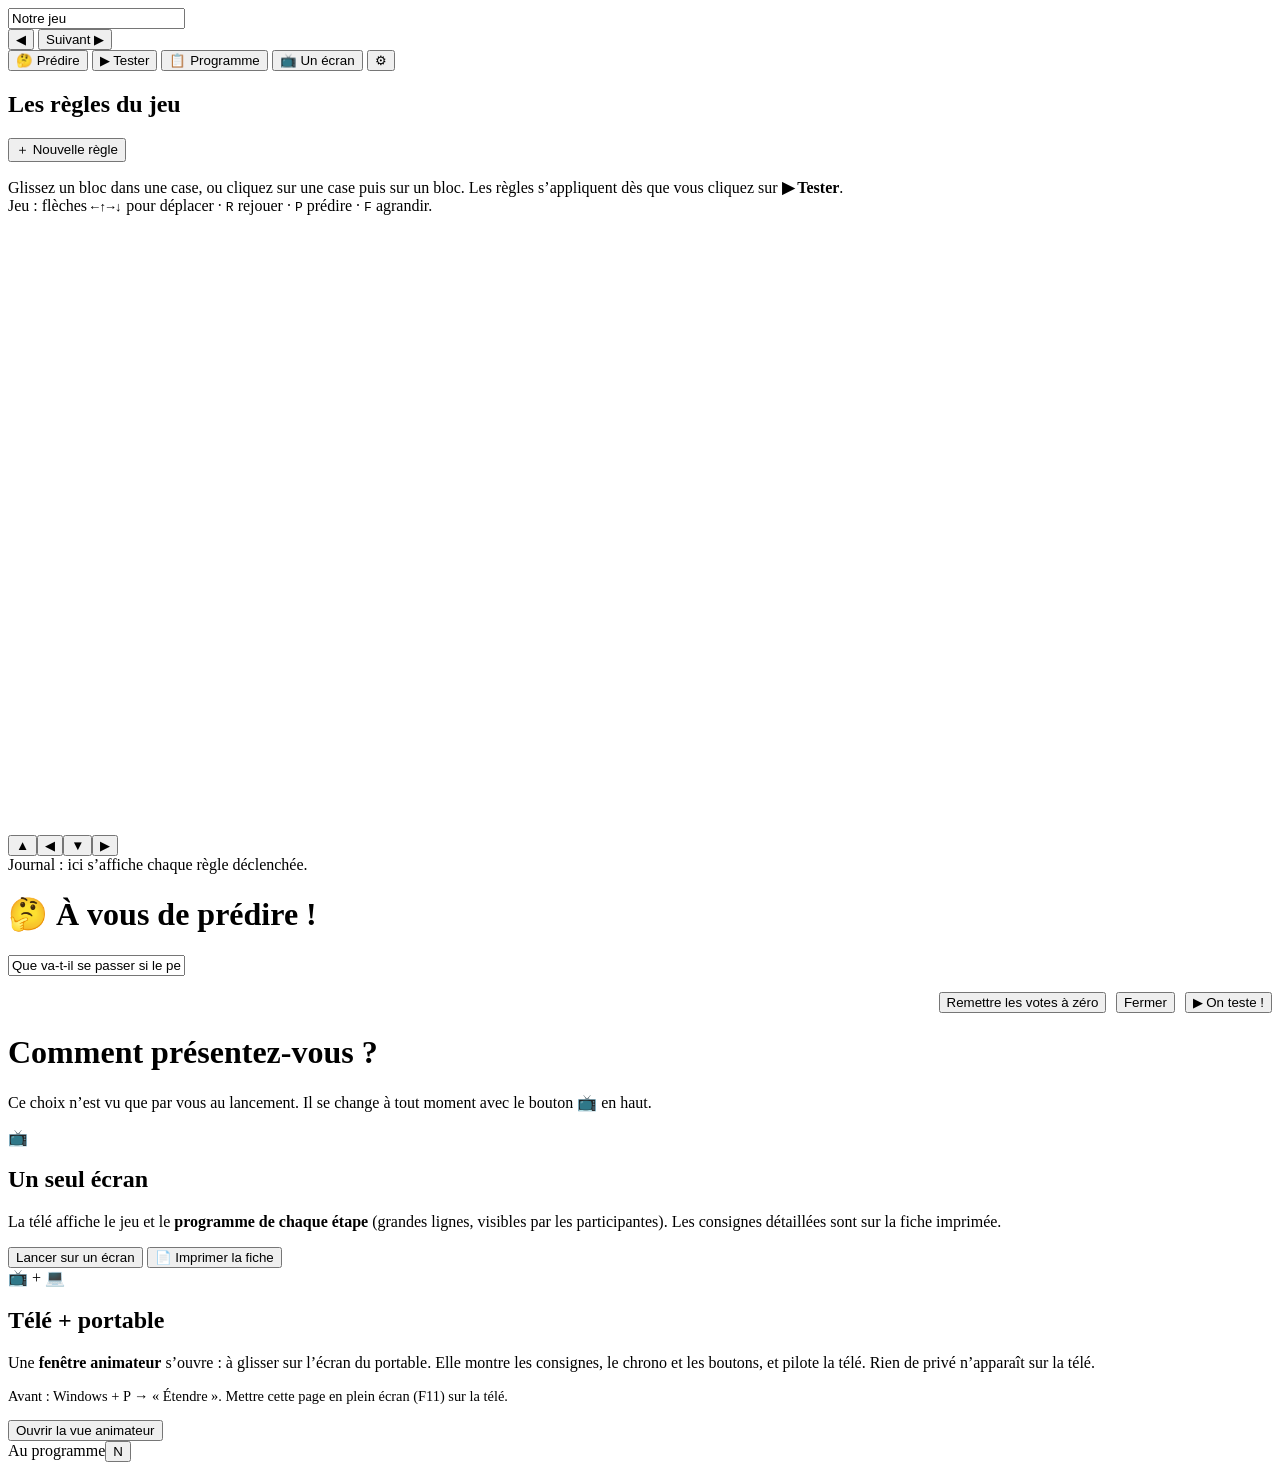
<file: src/atelier.html>
<!doctype html>
<html lang="fr">
<head>
<meta charset="utf-8">
<meta name="viewport" content="width=device-width, initial-scale=1">
<title>Atelier des règles</title>
<style>
/*@FONTS@*/
/*@STYLE@*/
</style>
</head>
<body>
<header>
  <div class="logo" aria-hidden="true"><i></i><i></i><i></i></div>
  <input class="title" id="title" value="Notre jeu" aria-label="Titre du jeu">
  <div class="nav">
    <button id="prev" title="Étape précédente (Page précédente)">◀</button>
    <span id="stepLabel"></span>
    <button id="next" class="primary" title="Étape suivante (Page suivante)">Suivant ▶</button>
  </div>
  <button id="btnPredict" title="Raccourci : P">🤔 Prédire</button>
  <button id="btnRestart" class="primary" title="Raccourci : R">▶ Tester</button>
  <button id="btnNotes" title="Afficher / réduire le programme de l’étape (N)">📋 Programme</button>
  <button id="btnDisplay" title="Choisir : un seul écran, ou télé + portable">📺 Un écran</button>
  <button id="btnTools" title="Outils">⚙</button>
</header>
<div class="toolsrow" id="toolsRow" hidden>
  <label>Mission <select id="mission"></select></label>
  <label>Version <select id="preset">
    <option value="">— charger —</option>
    <option value="vide">Vide (aucune règle)</option>
    <option value="depart">Version de départ</option>
    <option value="bug1">Bug 1 : impossible de gagner</option>
    <option value="bug2">Bug 2 : ramasser fait reculer</option>
    <option value="finale">Version finale de secours</option>
  </select></label>
  <button id="btnFocus" title="Raccourci : F">🔍 Agrandir le jeu</button>
  <button id="zoomOut" title="Texte plus petit">A−</button>
  <button id="zoomIn" title="Texte plus grand">A+</button>
  <button id="btnSound">🔊</button>
  <button id="btnExport" title="Sauvegarder la configuration dans un fichier">💾</button>
  <button id="btnImport" title="Charger une configuration">📂</button>
  <input type="file" id="file" accept=".json" hidden>
  <button id="btnPrint">📄 Fiche animateur imprimable</button>
  <button id="btnLink">🔗 Copier le lien du jeu</button>
  <button id="btnResetAll">↺ Recommencer l’atelier</button>
</div>
<div id="stepbar"><div id="say"></div><div id="clock"></div></div>
<main>
  <div id="slide"></div>
  <section class="col" id="playInfo"></section>
  <section class="col palette" id="palette"></section>
  <section class="col" id="rulesCol">
    <h2>Les règles du jeu</h2>
    <div id="rules"></div>
    <button id="addRule">＋ Nouvelle règle</button>
    <p class="help">Glissez un bloc dans une case, ou cliquez sur une case puis sur un bloc. Les règles s’appliquent dès que vous cliquez sur <b>▶ Tester</b>.<br>
    Jeu : flèches <kbd>←↑→↓</kbd> pour déplacer · <kbd>R</kbd> rejouer · <kbd>P</kbd> prédire · <kbd>F</kbd> agrandir.</p>
  </section>
  <section class="gamecol">
    <div class="gamewrap" id="gamewrap">
      <canvas id="cv" width="840" height="600"></canvas>
      <div class="hud" id="hud"></div>
      <div class="toast" id="toast"></div>
      <div class="banner" id="banner"><div class="big" id="bannerBig"></div><div class="small" id="bannerSmall"></div></div>
    </div>
    <div id="dpad"><button data-k="ArrowUp" class="u">▲</button><button data-k="ArrowLeft" class="l">◀</button><button data-k="ArrowDown" class="d">▼</button><button data-k="ArrowRight" class="r">▶</button></div>
    <div class="log" id="log"><div>Journal : ici s’affiche chaque règle déclenchée.</div></div>
  </section>
</main>

<div class="overlay" id="predict">
  <div class="card">
    <h1>🤔 À vous de prédire !</h1>
    <input class="q" id="pq" value="Que va-t-il se passer si le personnage touche un obstacle ?">
    <div class="opts" id="opts"></div>
    <div class="rulesread" id="rulesread"></div>
    <p style="display:flex;gap:.6em;justify-content:flex-end;margin-top:1em">
      <button id="pReset">Remettre les votes à zéro</button>
      <button id="pClose">Fermer</button>
      <button id="pTest" class="primary">▶ On teste !</button>
    </p>
  </div>
</div>

<div class="overlay" id="launcher">
  <div class="card launch">
    <h1>Comment présentez-vous ?</h1>
    <p class="help" style="font-size:1em">Ce choix n’est vu que par vous au lancement. Il se change à tout moment avec le bouton 📺 en haut.</p>
    <div class="lchoices">
      <div class="lchoice"><div class="em">📺</div><h2>Un seul écran</h2>
        <p>La télé affiche le jeu et le <b>programme de chaque étape</b> (grandes lignes, visibles par les participantes). Les consignes détaillées sont sur la fiche imprimée.</p>
        <button id="goOne" class="primary">Lancer sur un écran</button> <button id="goPrint">📄 Imprimer la fiche</button></div>
      <div class="lchoice"><div class="em">📺 + 💻</div><h2>Télé + portable</h2>
        <p>Une <b>fenêtre animateur</b> s’ouvre : à glisser sur l’écran du portable. Elle montre les consignes, le chrono et les boutons, et pilote la télé. Rien de privé n’apparaît sur la télé.</p>
        <p class="help" style="font-size:.9em">Avant : Windows + P → « Étendre ». Mettre cette page en plein écran (F11) sur la télé.</p>
        <button id="goTwo" class="primary">Ouvrir la vue animateur</button></div>
    </div>
  </div>
</div>

<div id="notes"><div class="hd"><span id="notesTitle">Au programme</span><button id="notesMin" title="Afficher / réduire (N)">N</button></div><div class="body" id="notesBody"></div></div>

<script>
/*@QRCODE@*/
</script>
<script>
/*@SPRITES@*/
</script>
<script>
"use strict";
/* ---------- Missions (vocabulaire + sprites) ---------- */
const MISSIONS = {
  propre:   {name:"Ville propre", world:"ville", player:"velo", item:"dechet", goal:"recyclage",
             one:"un déchet", items:"déchets", goalTo:"au centre de recyclage"},
  livraison:{name:"Livraison express", world:"ville", player:"trottinette", item:"colis", goal:"maison",
             one:"un colis", items:"colis", goalTo:"à la maison"},
  abeilles: {name:"Sauver les abeilles", world:"foret", player:"abeille", item:"fleur", goal:"ruche",
             one:"une fleur", items:"fleurs", goalTo:"à la ruche"},
  lac:      {name:"Nettoyer le lac", world:"plage", player:"bateau", item:"bouteille", goal:"port",
             one:"une bouteille", items:"bouteilles", goalTo:"au port"}
};
let M = MISSIONS.propre;
const WORLDS = {
  ville: {name:"Ville",    obstacle:"voiture",  obsOne:"une voiture",   obsThe:"la voiture",   obstacles:"voitures",   bandLabel:"Lac",      deco:["ville_arbre","ville_maison","ville_banc","ville_lampadaire"]},
  foret: {name:"Forêt",    obstacle:"araignee", obsOne:"une araignée",  obsThe:"l’araignée",   obstacles:"araignées",  bandLabel:"Rivière",  deco:["foret_sapin","foret_champignon","foret_rocher","foret_buisson"]},
  plage: {name:"Plage",    obstacle:"jetski",   obsOne:"un jet-ski",    obsThe:"le jet-ski",   obstacles:"jet-skis",   bandLabel:"Mer",      deco:["plage_palmier","plage_coquillage","plage_parasol","plage_crabe"]},
  espace:{name:"Espace",   obstacle:"vaisseau", obsOne:"un vaisseau",   obsThe:"le vaisseau",  obstacles:"vaisseaux",  bandLabel:"Planète",  deco:["espace_etoile","espace_planete","espace_comete","espace_lune"], dark:true},
  neige: {name:"Montagne", obstacle:"dameuse",  obsOne:"une dameuse",   obsThe:"la dameuse",   obstacles:"dameuses",   bandLabel:"Lac gelé", deco:["neige_bonhomme","neige_sapin","neige_flocon","neige_montagne"]},
};
const AVATARS = Object.keys(CHARS);
let worldKey = "ville", avatar = null;
const WD = () => WORLDS[worldKey] || WORLDS.ville;
const PLAYER = () => (avatar && CHARS[avatar]) ? avatar : M.player;
/* images des sprites pour l'interface (mises en cache) */
const imgCache = {};
function spriteURL(key, size=96, opts={}){
  const id = key+"|"+size+"|"+JSON.stringify(opts);
  if(imgCache[id]) return imgCache[id];
  const c = document.createElement("canvas"); c.width = c.height = size*2; const g = c.getContext("2d");
  if(CHARS[key]) drawChar(g, key, size, size, size*1.8, 0.4, opts); else drawThing(g, key, size, size, size*1.8, 0.4, opts);
  return imgCache[id] = c.toDataURL();
}
function worldURL(key){
  const id = "world|"+key; if(imgCache[id]) return imgCache[id];
  const c = document.createElement("canvas"); c.width = 420; c.height = 300; const g = c.getContext("2d");
  g.scale(.5,.5); drawWorld(g, key, LV(key), 0);
  WORLDS[key].deco.forEach((d,i) => drawThing(g, d, [150,690,90,750][i], [90,90,330,330][i], 70, 0));
  return imgCache[id] = c.toDataURL();
}
const IMG = (key, cls="", size=96, opts) => `<img class="${cls}" src="${spriteURL(key,size,opts)}" alt="">`;
const WO = () => WORLDS[worldKey] || WORLDS.ville;
const fill = s => s.replace(/\{one\}/g,M.one).replace(/\{items\}/g,M.items).replace(/\{obsOne\}/g,WO().obsOne)
  .replace(/\{obsThe\}/g,WO().obsThe).replace(/\{obstacles\}/g,WO().obstacles).replace(/\{goalTo\}/g,M.goalTo);

/* ---------- Blocs ---------- */
// field: n = nombre, t = texte. Le texte entre [ ] est remplacé par le champ.
const DEF = {
  ev:{
    start:   {t:"le jeu démarre"},
    obstacle:{t:"le personnage touche {obsOne}"},
    item:    {t:"le personnage ramasse {one}"},
    allItems:{t:"il ne reste plus de {items}"},
    goal:    {t:"le personnage arrive {goalTo}"},
    timer:   {t:"le chrono arrive à 0"},
    noLives: {t:"il n’y a plus de vies"},
  },
  co:{
    allItems:{t:"il ne reste plus de {items}"},
    scoreGe: {t:"le score est au moins [n]", n:5},
    livesGt: {t:"il reste plus de [n] vie(s)", n:0},
  },
  ac:{
    toStart: {t:"retourne au départ"},
    addScore:{t:"gagne [n] point(s)", n:1},
    subScore:{t:"perd [n] point(s)", n:1},
    loseLife:{t:"perd 1 vie"},
    faster:  {t:"va plus vite"},
    slower:  {t:"va plus lentement"},
    removeObs:{t:"{obsThe} disparaît"},
    addObs:  {t:"ajoute {obsOne}"},
    stopObs: {t:"les {obstacles} s’arrêtent"},
    moveObs: {t:"les {obstacles} bougent"},
    setTimer:{t:"chrono à [n] secondes", n:60},
    addTime: {t:"ajoute [n] secondes", n:5},
    setLives:{t:"donne [n] vies", n:3},
    say:     {t:"affiche [t]", tx:"Bravo !"},
    sound:   {t:"joue un son"},
    win:     {t:"🏆 la partie est gagnée"},
    lose:    {t:"💥 la partie est perdue"},
  }
};
const KW = {ev:"QUAND", co:"SI", ac:"ALORS"};

/* ---------- Versions préparées ---------- */
const B = (type, extra) => Object.assign({type}, extra||{});
const PRESETS = {
  vide: [],
  depart: [
    {ev:B("start"), co:null, then:[B("setTimer",{n:60})], els:[]},
    {ev:B("item"), co:null, then:[B("addScore",{n:1}), B("sound")], els:[]},
    {ev:B("obstacle"), co:null, then:[], els:[]},
    {ev:B("goal"), co:null, then:[B("win")], els:[]},
    {ev:B("timer"), co:null, then:[B("lose")], els:[]},
  ],
  bug1: [
    {ev:B("start"), co:null, then:[B("setTimer",{n:60})], els:[]},
    {ev:B("item"), co:null, then:[B("addScore",{n:1}), B("sound")], els:[]},
    {ev:B("obstacle"), co:null, then:[B("toStart")], els:[]},
    {ev:B("goal"), co:B("scoreGe",{n:20}), then:[B("win")], els:[B("say",{tx:"Pas encore !"})]},
    {ev:B("timer"), co:null, then:[B("lose")], els:[]},
  ],
  bug2: [
    {ev:B("start"), co:null, then:[B("setTimer",{n:60})], els:[]},
    {ev:B("item"), co:null, then:[B("addScore",{n:1}), B("toStart")], els:[]},
    {ev:B("obstacle"), co:null, then:[B("subScore",{n:1})], els:[]},
    {ev:B("goal"), co:B("allItems"), then:[B("win")], els:[B("say",{tx:"Il en manque !"})]},
    {ev:B("timer"), co:null, then:[B("lose")], els:[]},
  ],
  finale: [
    {ev:B("start"), co:null, then:[B("setTimer",{n:60}), B("setLives",{n:3})], els:[]},
    {ev:B("item"), co:null, then:[B("addScore",{n:1}), B("sound")], els:[]},
    {ev:B("allItems"), co:null, then:[B("say",{tx:"Direction l’arrivée !"}), B("stopObs")], els:[]},
    {ev:B("obstacle"), co:null, then:[B("loseLife"), B("toStart")], els:[]},
    {ev:B("goal"), co:B("allItems"), then:[B("win")], els:[B("say",{tx:"Il en manque !"})]},
    {ev:B("noLives"), co:null, then:[B("lose")], els:[]},
    {ev:B("timer"), co:null, then:[B("lose")], els:[]},
  ],
};

/* ---------- État ---------- */
let uid = 1;
const clone = o => JSON.parse(JSON.stringify(o));
function withIds(rules){ return rules.map(r => ({id:uid++, on:true, ev:r.ev, co:r.co, then:r.then||[], els:r.els||[]})); }
let rules = withIds(PRESETS.depart);
let selected = null; // {rid, slot}
let soundOn = true;

function save(){
  if(MODE!=="atelier") return;
  try{ localStorage.setItem("atelier-regles", JSON.stringify(gameState())); }catch(e){}
}
function gameState(){ return {rules, mission:missionKey(), title:$("title").value, world:worldKey, avatar}; }
function applyState(s){
  rules = withIds(s.rules || []);
  if(MISSIONS[s.mission]) M = MISSIONS[s.mission];
  worldKey = WORLDS[s.world] ? s.world : M.world; avatar = s.avatar || null;
  if(s.title) $("title").value = s.title;
}
function missionKey(){ return Object.keys(MISSIONS).find(k => MISSIONS[k]===M); }
const $ = id => document.getElementById(id);

/* ---------- Rendu des blocs ---------- */
function blockLabel(kind, b, plain){
  const d = DEF[kind][b.type];
  let s = fill(d.t);
  if(plain){
    return s.replace("[n]", b.n ?? d.n).replace("[t]", "« "+(b.tx ?? d.tx)+" »");
  }
  return s;
}
function makeBlock(kind, b, opts){
  const el = document.createElement("div");
  el.className = "blk " + kind + (b===justAdded ? " snap" : "");
  el.draggable = true;
  const d = DEF[kind][b.type];
  const parts = fill(d.t).split(/(\[n\]|\[t\])/);
  for(const p of parts){
    if(p==="[n]" || p==="[t]"){
      const inp = document.createElement("input");
      if(p==="[t]"){ inp.className="txt"; inp.value = b.tx ?? d.tx; }
      else { inp.type="number"; inp.value = b.n ?? d.n; }
      if(opts.palette){ inp.readOnly = true; inp.tabIndex=-1; }
      else {
        inp.addEventListener("input", () => { if(p==="[t]") b.tx = inp.value; else b.n = Number(inp.value)||0; updateSentences(); save(); });
      }
      inp.addEventListener("mousedown", e => e.stopPropagation());
      el.appendChild(inp);
    } else if(p) el.appendChild(document.createTextNode(p));
  }
  if(opts.onRemove){
    const x = document.createElement("button"); x.className="x"; x.textContent="✕"; x.title="Retirer";
    x.onclick = e => { e.stopPropagation(); opts.onRemove(); };
    el.appendChild(x);
  }
  el.addEventListener("dragstart", e => {
    e.dataTransfer.setData("text/plain", JSON.stringify({kind, b: opts.palette ? {type:b.type} : b, from: opts.from || null}));
    e.dataTransfer.effectAllowed = opts.palette ? "copy" : "move";
  });
  if(opts.palette){
    el.addEventListener("click", () => insertIntoSelected(kind, {type:b.type}));
  }
  return el;
}

function renderPalette(){
  const p = $("palette"); p.innerHTML = "";
  const titles = {ev:"Événements — QUAND…", co:"Conditions — SI…", ac:"Actions — ALORS…"};
  for(const kind of ["ev","co","ac"]){
    const h = document.createElement("h2"); h.innerHTML = `<i class="chip" style="background:var(--${kind})"></i>` + titles[kind]; p.appendChild(h);
    for(const type of Object.keys(DEF[kind])){
      p.appendChild(makeBlock(kind, {type}, {palette:true}));
    }
  }
}

function slotEl(rule, slot, kind, list){
  const s = document.createElement("div");
  s.className = "slot" + (list ? " list" : "");
  if(selected && selected.rid===rule.id && selected.slot===slot) s.classList.add("sel");
  const content = list ? rule[slot] : (rule[slot] ? [rule[slot]] : []);
  if(!content.length){
    const ph = document.createElement("span"); ph.className="ph";
    ph.textContent = slot==="co" ? "(toujours — pas de condition)" : slot==="ev" ? "déposer un événement" : "déposer une ou plusieurs actions";
    s.appendChild(ph);
  }
  content.forEach((b, i) => {
    s.appendChild(makeBlock(kind, b, {
      from:{rid:rule.id, slot, i},
      onRemove: () => { if(list) rule[slot].splice(i,1); else { rule[slot]=null; if(slot==="co") rule.els=[]; } changed(); }
    }));
  });
  s.addEventListener("click", e => {
    if(e.target!==s && !e.target.classList.contains("ph")) return;
    selected = (selected && selected.rid===rule.id && selected.slot===slot) ? null : {rid:rule.id, slot};
    renderRules();
  });
  s.addEventListener("dragover", e => { e.preventDefault(); s.classList.add("over"); });
  s.addEventListener("dragleave", () => s.classList.remove("over"));
  s.addEventListener("drop", e => {
    e.preventDefault(); s.classList.remove("over");
    let data; try{ data = JSON.parse(e.dataTransfer.getData("text/plain")); }catch(_){ return; }
    if(data.kind!==kind){ flashMsg(kind==="ev" ? "Ici, il faut un bloc QUAND (orange)" : kind==="co" ? "Ici, il faut un bloc SI (vert)" : "Ici, il faut un bloc ALORS (bleu)"); return; }
    if(data.from){ removeFrom(data.from); }
    const b = data.from ? data.b : newBlock(kind, data.b.type);
    if(list) rule[slot].push(b); else rule[slot] = b;
    changed();
  });
  return s;
}
let justAdded = null;
function newBlock(kind, type){
  const d = DEF[kind][type]; const b = {type}; justAdded = b;
  if("n" in d) b.n = d.n; if("tx" in d) b.tx = d.tx; return b;
}
function removeFrom(f){
  const r = rules.find(x => x.id===f.rid); if(!r) return;
  if(Array.isArray(r[f.slot])) r[f.slot].splice(f.i,1); else r[f.slot]=null;
}
function insertIntoSelected(kind, b){
  let r = selected && rules.find(x => x.id===selected.rid);
  let slot = selected && selected.slot;
  const want = {ev:["ev"], co:["co"], ac:["then","els"]}[kind];
  if(!r || !want.includes(slot)){
    // pas de case choisie : on prend la dernière règle, case adaptée
    r = rules[rules.length-1];
    if(!r){ rules.push(...withIds([{ev:null,co:null,then:[],els:[]}])); r = rules[rules.length-1]; }
    slot = want[0];
  }
  const nb = newBlock(kind, b.type);
  if(Array.isArray(r[slot])) r[slot].push(nb); else r[slot] = nb;
  changed();
}

function ruleSentence(r){
  if(!r.ev) return "(règle incomplète : il manque le QUAND)";
  let s = "Quand " + blockLabel("ev", r.ev, true);
  const acts = l => l.length ? l.map(b => blockLabel("ac", b, true)).join(", puis ") : "rien ne se passe";
  if(r.co){
    s += ", si " + blockLabel("co", r.co, true) + ", alors " + acts(r.then);
    s += r.els.length ? ", sinon " + acts(r.els) : ", sinon rien";
  } else s += ", alors " + acts(r.then);
  return s.replace(/\bsi il/g, "s’il") + ".";
}

function renderRules(){
  const box = $("rules"); box.innerHTML = "";
  rules.forEach((r, idx) => {
    const c = document.createElement("div");
    c.className = "rule" + (r.on ? "" : " off"); c.dataset.rid = r.id; c.dataset.n = "Règle " + (idx+1);
    const tools = document.createElement("div"); tools.className="tools";
    const tg = document.createElement("button"); tg.textContent = r.on ? "Désactiver" : "Activer";
    tg.onclick = () => { r.on = !r.on; changed(); };
    const del = document.createElement("button"); del.textContent = "🗑"; del.title="Supprimer la règle";
    del.onclick = () => { rules.splice(idx,1); changed(); };
    tools.append(tg, del); c.appendChild(tools);

    const row = (kw, kind, slot, list) => {
      const d = document.createElement("div"); d.className="row";
      const k = document.createElement("span"); k.className="kw "+kind; k.textContent = kw;
      d.append(k, slotEl(r, slot, kind, list)); return d;
    };
    c.appendChild(row("QUAND","ev","ev",false));
    c.appendChild(row("SI","co","co",false));
    c.appendChild(row("ALORS","ac","then",true));
    if(r.co) c.appendChild(row("SINON","ac","els",true));
    const sen = document.createElement("div"); sen.className="sentence"; sen.textContent = "« " + ruleSentence(r) + " »";
    c.appendChild(sen);
    box.appendChild(c);
  });
}
function updateSentences(){
  document.querySelectorAll(".rule").forEach(c => {
    const r = rules.find(x => x.id==c.dataset.rid);
    if(r) c.querySelector(".sentence").textContent = "« " + ruleSentence(r) + " »";
  });
}
function changed(){ renderRules(); save(); justAdded = null; }

/* ---------- Son ---------- */
let actx = null;
function beep(freq=660, dur=.12, type="sine"){
  if(!soundOn) return;
  try{
    actx = actx || new (window.AudioContext||window.webkitAudioContext)();
    const o = actx.createOscillator(), g = actx.createGain();
    o.type = type; o.frequency.value = freq; g.gain.value = .12;
    o.connect(g); g.connect(actx.destination); o.start();
    g.gain.exponentialRampToValueAtTime(.0001, actx.currentTime+dur); o.stop(actx.currentTime+dur);
  }catch(e){}
}

/* ---------- Jeu ---------- */
const cv = $("cv"), ctx = cv.getContext("2d");
const W = cv.width, H = cv.height, CELL = 60; // 14 x 10 cases
const LANES = [2,4,6];       // rangées de route
const START = {x: W/2, y: 8.5*CELL};
const GOAL  = {x: W/2, y: 0.5*CELL};
const keys = {};
let G = null;

function rnd(seed){ return () => (seed = (seed*16807) % 2147483647) / 2147483647; }
function newGame(){
  const r = rnd(7);
  const items = [];
  const spots = [[1,1],[12,1],[3,3],[10,3],[6,5],[1,5],[12,7],[4,7]];
  for(const [cx,cy] of spots) items.push({x:(cx+.5)*CELL, y:(cy+.5)*CELL, got:false});
  const obs = [];
  LANES.forEach((ly, li) => {
    for(let k=0;k<2;k++) obs.push(makeObs(li, k*W/2 + r()*120));
  });
  G = { t:0, px:START.x, py:START.y, speed:1, score:0, lives:null, timer:null, items, obs,
        state:"playing", obsMove:true, hitCool:0, inGoal:false, allFired:false, noLivesFired:false, timerFired:false, msg:"" };
  hideBanner();
  logClear();
  fire("start");
}
function makeObs(li, x){
  const dir = li%2 ? -1 : 1;
  return {x, y:(LANES[li]+.5)*CELL, v:(90+li*35)*dir, alive:true};
}

function condOk(c){
  if(!c) return true;
  if(c.type==="allItems") return G.items.every(i => i.got);
  if(c.type==="scoreGe") return G.score >= (c.n ?? 0);
  if(c.type==="livesGt") return G.lives!==null && G.lives > (c.n ?? 0);
  return true;
}
function fire(evt, ctxObj){
  const matching = rules.filter(r => r.on && r.ev && r.ev.type===evt);
  if(evt!=="start" && !matching.length){
    log("⚡ " + cap(blockLabel("ev",{type:evt},true)) + " → aucune règle, il ne se passe rien.");
    return;
  }
  for(const r of matching){
    if(G.state!=="playing" && evt!=="start") break;
    const ok = condOk(r.co);
    const list = ok ? r.then : r.els;
    let line = "⚡ " + cap(blockLabel("ev", r.ev, true));
    if(r.co) line += " · SI " + blockLabel("co", r.co, true) + (ok ? " ✔ vrai" : " ✘ faux");
    line += " → " + (list.length ? list.map(b => blockLabel("ac",b,true)).join(", ") : "rien");
    log(line);
    flashRule(r.id);
    for(const a of list) act(a, ctxObj);
  }
}
const cap = s => s.charAt(0).toUpperCase()+s.slice(1);

function act(a, c){
  switch(a.type){
    case "toStart": G.px=START.x; G.py=START.y; G.inGoal=false; break;
    case "addScore": G.score += (a.n ?? 1); break;
    case "subScore": G.score -= (a.n ?? 1); break;
    case "loseLife":
      if(G.lives===null){ log("   (aucune vie n’a été donnée au départ : rien à perdre)"); break; }
      G.lives = Math.max(0, G.lives-1); beep(220,.2,"square");
      if(G.lives===0 && !G.noLivesFired){ G.noLivesFired=true; setTimeout(() => fire("noLives"), 0); }
      break;
    case "faster": G.speed = Math.min(3, G.speed*1.4); break;
    case "slower": G.speed = Math.max(.3, G.speed/1.4); break;
    case "removeObs": if(c && c.obs) c.obs.alive=false; break;
    case "addObs": { const li = Math.floor(Math.random()*LANES.length); G.obs.push(makeObs(li, Math.random()*W)); break; }
    case "stopObs": G.obsMove=false; break;
    case "moveObs": G.obsMove=true; break;
    case "setTimer": G.timer = a.n ?? 60; G.timerFired=false; break;
    case "addTime": if(G.timer===null){ log("   (pas de chrono en route)"); } else G.timer += (a.n ?? 5); break;
    case "setLives": G.lives = a.n ?? 3; G.noLivesFired=false; break;
    case "say": toast(a.tx ?? "Bravo !"); break;
    case "sound": beep(880,.1); setTimeout(()=>beep(1320,.12),90); break;
    case "win": endGame(true); break;
    case "lose": endGame(false); break;
  }
}
function endGame(won){
  if(G.state!=="playing") return;
  G.state = won ? "won" : "lost";
  if(won){ burst(); [523,659,784,1046].forEach((f,i)=>setTimeout(()=>beep(f,.18,"triangle"),i*120)); }
  else beep(160,.4,"sawtooth");
  showBanner(won ? "Gagné !" : "Perdu !",
    (won ? $("title").value + " — un jeu imaginé par les participantes de la JOM 2026" : "Que faudrait-il changer dans les règles ?") + "<br><small>Appuyez sur R pour rejouer</small>");
}

function update(dt){
  if(G.state!=="playing") return;
  G.t += dt;
  // déplacement
  let dx = (keys.ArrowRight?1:0) - (keys.ArrowLeft?1:0), dy = (keys.ArrowDown?1:0) - (keys.ArrowUp?1:0);
  G.moving = !!(dx||dy); if(dx) G.dir = dx;
  if(dx||dy){ const l = Math.hypot(dx,dy); const sp = 200*G.speed*dt; G.px += dx/l*sp; G.py += dy/l*sp; }
  G.px = Math.max(24, Math.min(W-24, G.px)); G.py = Math.max(24, Math.min(H-84, G.py));
  // obstacles
  if(G.obsMove) for(const o of G.obs){ o.x += o.v*dt; if(o.x > W+40) o.x = -40; if(o.x < -40) o.x = W+40; }
  // chrono
  if(G.timer!==null){
    G.timer -= dt;
    if(G.timer<=0){ G.timer=0; if(!G.timerFired){ G.timerFired=true; fire("timer"); } }
  }
  if(G.hitCool>0) G.hitCool -= dt;
  // collisions
  for(const it of G.items){
    if(!it.got && Math.hypot(it.x-G.px, it.y-G.py) < 40){
      it.got = true; fire("item");
      if(G.state==="playing" && !G.allFired && G.items.every(i=>i.got)){ G.allFired=true; fire("allItems"); }
    }
  }
  if(G.hitCool<=0){
    for(const o of G.obs){
      if(o.alive && Math.hypot(o.x-G.px, o.y-G.py) < 42){ G.hitCool = 1; fire("obstacle", {obs:o}); break; }
    }
  }
  const inG = Math.hypot(GOAL.x-G.px, GOAL.y-G.py) < 46;
  if(inG && !G.inGoal){ G.inGoal = true; fire("goal"); }
  if(!inG) G.inGoal = false;
}

const DECO = [[4,1],[9,1],[0,3],[13,3],[8,5],[11,5],[2,7],[9,7],[0,0],[13,0],[2,8],[11,8]];
const LV = k => ({W, H, CELL, LANES, START, GOAL, label: WORLDS[k].bandLabel});
let T = 0, confetti = [], hudCache = "";
function label(text, x, y, size, align="left"){
  ctx.font = `600 ${size}px Fredoka, "Segoe UI", sans-serif`; ctx.textAlign = align; ctx.textBaseline = "middle";
  ctx.lineJoin = "round"; ctx.lineWidth = size*.28; ctx.strokeStyle = "#1d1b2f"; ctx.strokeText(text, x, y);
  ctx.fillStyle = "#fffdf7"; ctx.fillText(text, x, y);
}
function draw(){
  const wk = WORLDS[worldKey] ? worldKey : "ville";
  drawWorld(ctx, wk, LV(wk), T);
  DECO.forEach(([cx,cy],i) => drawThing(ctx, WORLDS[wk].deco[i % 4], (cx+.5)*CELL, (cy+.5)*CELL, 44, T));
  label(WORLDS[wk].bandLabel, 16, H-CELL/2, 22);
  label("DÉPART", START.x, START.y+38, 14, "center");
  drawThing(ctx, M.goal, GOAL.x, GOAL.y+2, 68, T);
  for(const it of G.items) if(!it.got) drawThing(ctx, M.item, it.x, it.y + Math.sin(T*4+it.x)*3, 54, T);
  for(const o of G.obs) if(o.alive) drawThing(ctx, WO().obstacle, o.x, o.y, 64, T, {flip: o.v<0});
  if(!(G.hitCool>0 && Math.floor(T*12)%2)) drawChar(ctx, PLAYER(), G.px, G.py, 68, T, {moving: G.moving, dir: G.dir||1});
  // confettis de victoire
  for(const c of confetti){
    c.vy += 500*c.dt; c.x += c.vx*c.dt; c.y += c.vy*c.dt; c.r += c.vr*c.dt; c.dt = 1/60;
    ctx.save(); ctx.translate(c.x, c.y); ctx.rotate(c.r); ctx.fillStyle = c.col; ctx.strokeStyle = "#1d1b2f"; ctx.lineWidth = 1.5;
    ctx.fillRect(-6,-3,12,6); ctx.strokeRect(-6,-3,12,6); ctx.restore();
  }
  confetti = confetti.filter(c => c.y < H+30);
  // HUD en pastilles
  const left = G.items.filter(i=>!i.got).length;
  let h = `<span>⭐ ${G.score} point${Math.abs(G.score)>1?"s":""}</span><span>${IMG(M.item,"",32)} ${left} restant${left>1?"s":""}</span>`;
  if(G.timer!==null) h += `<span class="${G.timer<10?"warn":""}">⏱ ${Math.ceil(G.timer)} s</span>`;
  if(G.lives!==null) h += `<span class="${G.lives<=1?"warn":""}">❤️ ${G.lives}</span>`;
  if(h!==hudCache){ $("hud").innerHTML = h; hudCache = h; }
}
function burst(){
  const cols = ["#ff6b4a","#ffc83d","#14b8a6","#4f5bd5","#ff8fb1","#5cc26b"];
  for(let i=0;i<140;i++) confetti.push({x:W/2+(Math.random()-.5)*200, y:H*.45, vx:(Math.random()-.5)*700, vy:-300-Math.random()*500, r:Math.random()*6, vr:(Math.random()-.5)*12, col:cols[i%cols.length], dt:1/60});
}
let last = performance.now();
function loop(now){
  const dt = Math.min(.05, (now-last)/1000); last = now;
  T += dt; update(dt); draw();
  const pv = document.getElementById("preview");
  if(pv) pv.getContext("2d").drawImage(cv, 0, 0, pv.width, pv.height);
  requestAnimationFrame(loop);
}

/* ---------- Affichages ---------- */
function showBanner(big, small){ $("bannerBig").textContent = big; $("bannerSmall").innerHTML = small; $("banner").classList.add("show"); }
function hideBanner(){ $("banner").classList.remove("show"); }
let toastT = null;
function toast(t){ const el=$("toast"); el.textContent=t; el.classList.add("show"); clearTimeout(toastT); toastT=setTimeout(()=>el.classList.remove("show"),1800); }
function flashMsg(t){ toast(t); }
function log(t){ const l=$("log"); const d=document.createElement("div"); d.textContent=t; l.prepend(d); while(l.children.length>40) l.lastChild.remove(); }
function logClear(){ $("log").innerHTML = "<div>▶ Nouvelle partie</div>"; }
function flashRule(id){
  const c = document.querySelector(`.rule[data-rid="${id}"]`); if(!c) return;
  c.classList.add("flash"); setTimeout(()=>c.classList.remove("flash"), 700);
}

/* ---------- Prédiction ---------- */
let votes = [{t:"Il retourne au départ", n:0},{t:"Il perd une vie",n:0},{t:"Il ne se passe rien",n:0}];
function setPredict(q, opts){
  $("pq").value = fill(q);
  votes = opts.map(o => ({t:fill(o.t), n:0, apply:o.apply||null}));
}
function renderPredict(){
  const o = $("opts"); o.innerHTML = "";
  votes.forEach((v,i) => {
    const d = document.createElement("div"); d.className="opt";
    d.innerHTML = `<div class="l">${"ABC"[i]}</div>`;
    const inp = document.createElement("input"); inp.value = v.t; inp.oninput = () => v.t = inp.value;
    const t = document.createElement("div"); t.className="tally";
    const m = document.createElement("button"); m.textContent="−"; const p = document.createElement("button"); p.textContent="＋";
    const n = document.createElement("span"); n.textContent = v.n;
    m.onclick=()=>{ v.n=Math.max(0,v.n-1); n.textContent=v.n; renderPresenter(); }; p.onclick=()=>{ v.n++; n.textContent=v.n; renderPresenter(); };
    t.append(m,n,p); d.append(inp,t);
    if(v.apply){
      const pk = document.createElement("button"); pk.className="pick"; pk.textContent="✔ C’est notre choix";
      pk.onclick = () => { v.apply(); changed(); closePredict(); newGame(); toast("Règle modifiée : à vous de tester !"); };
      d.appendChild(pk);
    }
    o.appendChild(d);
  });
  const rr = $("rulesread"); rr.innerHTML = "<b>Les règles actuelles :</b>";
  rules.filter(r=>r.on).forEach(r => { const d=document.createElement("div"); d.textContent = "• " + ruleSentence(r); rr.appendChild(d); });
}
function openPredict(){ renderPredict(); $("predict").classList.add("show"); if(typeof renderPresenter==="function") renderPresenter(); }
function closePredict(){ $("predict").classList.remove("show"); if(typeof renderPresenter==="function") renderPresenter(); }

/* ---------- Déroulé de l'atelier (une étape = un écran) ---------- */
function ruleFor(evType){
  let r = rules.find(x => x.ev && x.ev.type===evType);
  if(!r){ rules.push(...withIds([{ev:B(evType), co:null, then:[], els:[]}])); r = rules[rules.length-1]; }
  r.on = true; return r;
}
const setThen = (ev, list) => { ruleFor(ev).then = list; };
function fixBugs(){
  const g = rules.find(x => x.ev && x.ev.type==="goal");
  if(g && g.co && g.co.type==="scoreGe" && g.co.n > 8){ g.co = B("allItems"); g.els = [B("say",{tx:"Il en manque !"})]; }
  const it = rules.find(x => x.ev && x.ev.type==="item");
  if(it) it.then = it.then.filter(a => a.type!=="toStart");
}
const C = s => `<span class="blk mini ${s}">`;
const STEPS = [
  { label:"Accueil", min:5, pub:["Bienvenue et installation", "Présentation", "Former 3 ou 4 groupes", "La règle : vous décidez, l’ordinateur obéit"],
    say:"Bienvenue ! Aujourd’hui, c’est vous qui décidez comment marche un jeu vidéo.",
    slide:() => `<div class="hero">${["velo","licorne","robot","abeille","astronaute"].map(k => IMG(k,"",120)).join("")}</div><h1>Les <span class="hl">règles</span> du jeu</h1>
      <p>Aujourd’hui, vous êtes les <b>développeuses</b> : vous inventez les règles, l’ordinateur les applique.</p>
      <div class="agenda"><span>🎮 Jouer</span><span>🎨 Personnaliser</span><span>🧩 Décider des règles</span><span>🐞 Chasser les bugs</span><span>✨ Améliorer</span><span>🏆 Partie finale</span></div>
      <p class="sub">Atelier « Le monde de l’informatique » · Journée Oser tous les Métiers 2026</p>`,
    notes:[
      "Les 60 minutes comprennent l’arrivée et le départ : cette étape absorbe l’installation (5 min max). Lancer « Suivant » dès que tout le monde est assis.",
      "Te présenter en une phrase : prénom, ton métier, ce que fait le SOI.",
      "Former 3 ou 4 groupes (Groupe 1, 2, 3, 4) et les faire asseoir ensemble.",
      "Rôles : toi, tu animes et tu cliques « Suivant ». L’accompagnant·e compte les votes, passe dans les groupes pour relancer la discussion et peut jouer au clavier pendant les tests.",
      "Annoncer la règle de l’atelier : « Je suis votre robot. Je fais <b>exactement</b> ce que vous me dites, ni plus ni moins. » (On le testera en vrai à l’étape 3.)",
      "Préciser : personne ne touche l’ordinateur, mais c’est vous qui décidez tout."
    ]},
  { label:"Un jeu sans règles", min:3, pub:["On joue au jeu", "Que se passe-t-il ? Pourquoi ?"],
    setup(){ rules = withIds([]); newGame(); },
    say:"On joue ! Que se passe-t-il quand on touche {obsOne} ? Quand on ramasse {one} ?",
    notes:[
      "Jouer avec les flèches : toucher {obsOne}, ramasser {one}, aller jusqu’à l’arrivée.",
      "Rien ne se passe ! Demander : « Pourquoi ? »",
      "Réponse attendue : il n’y a aucune règle. Montrer le journal à droite : « aucune règle, il ne se passe rien ».",
      "Message clé : <b>un ordinateur ne devine rien</b>. Quelqu’un doit écrire les règles : c’est le travail des développeuses et développeurs."
    ]},
  { label:"Le robot humain", min:3, pub:["Je suis un robot", "Chaque groupe donne une instruction", "Être précises !"],
    say:"Je suis un robot ! Guidez-moi jusqu’au tableau… mais je fais EXACTEMENT ce que vous dites.",
    slide:() => `<div class="hero">${IMG("robot","",170)}</div><h1>Le <span class="hl">robot</span> humain</h1>
      <p>Guidez le robot jusqu’au tableau. Chaque groupe donne <b>une instruction</b> à son tour.</p>
      <div class="agenda"><span>Avance de 3 pas</span><span>Tourne à gauche</span><span>Lève le bras droit</span><span>Recommence 2 fois</span></div>
      <p class="sub">Attention : le robot ne devine rien. « Va là-bas » ? Il ne comprend pas !</p>`,
    notes:[
      "Te placer près de la porte. Objectif : rejoindre le tableau (ou toucher un objet choisi). L’accompagnant·e désigne le groupe suivant.",
      "Exécuter <b>à la lettre</b>, en jouant le robot (voix, gestes raides). « Avance » → un seul petit pas. « Tourne » → « À gauche ou à droite ? ». « Va là-bas » → « Instruction inconnue ».",
      "Laisser une ou deux erreurs arriver (foncer dans une chaise, tourner du mauvais côté) : faire rire, puis demander « Qu’est-ce qui n’allait pas dans l’instruction ? ».",
      "Pour finir, une instruction avec condition : « SI tu vois une chaise, ALORS contourne-la ».",
      "Conclusion : « Un ordinateur, c’est pareil : il faut des instructions précises, dans le bon ordre. Dans notre jeu, on les écrira avec des blocs. »"
    ]},
  { label:"Personnaliser le jeu", min:3, pub:["Voter la mission", "Choisir le personnage", "Choisir le monde", "Trouver un titre"],
    say:"Personnalisez votre jeu : la mission, le personnage et le monde !",
    slide:() => `<h1 style="font-size:2.4em">Personnalisez <span class="hl">votre</span> jeu</h1>
      <div class="perso"><div>
        <h3>1 · La mission</h3><div class="cards small">` +
      Object.entries(MISSIONS).map(([k,m]) => `<div class="mcard ${M===m?"on":""}" data-m="${k}">
        <b>${m.name}</b><div class="ln">${IMG(m.item,"",40)} ramasser les ${m.items}</div><div class="ln">${IMG(m.goal,"",40)} arriver ${m.goalTo}</div></div>`).join("") + `</div>
        <h3>2 · Le personnage</h3><div class="avatars">` +
      AVATARS.map(a => `<button class="av ${PLAYER()===a?"on":""}" data-a="${a}" title="${CHARS[a].name}">${IMG(a,"",64)}</button>`).join("") + `</div>
        <h3>3 · Le monde</h3><div class="worlds">` +
      Object.entries(WORLDS).map(([k,w]) => `<button class="wd ${worldKey===k?"on":""}" data-w="${k}"><img src="${worldURL(k)}" alt=""><span class="ln">${IMG(w.obstacle,"",32)} ${w.name}</span></button>`).join("") + `</div>
      </div><div><canvas id="preview" width="560" height="400"></canvas>
        <p class="sub">Titre du jeu : <b>${esc($("title").value)}</b></p></div></div>`,
    notes:[
      "Trois petits votes rapides, à main levée (moins d’une minute chacun). L’accompagnant·e compte les mains.",
      "<b>Mission</b> : lire les 4 cartes, voter, cliquer la gagnante. Le monde change avec, mais on peut le modifier ensuite.",
      "<b>Personnage</b> : chaque groupe propose un personnage de la liste, puis vote. Cliquer dessus : l’aperçu à droite change tout de suite.",
      "<b>Monde</b> : voter et cliquer. Montrer l’aperçu : « C’est le même jeu, avec les mêmes règles : seul l’habillage change. »",
      "Titre : si un groupe a une idée, la taper tout en haut à gauche (cliquer sur « Notre jeu »). Sinon, on le choisira à la fin."
    ]},
  { label:"Les 3 sortes de blocs", min:3, pub:["QUAND : un événement", "SI : une condition", "ALORS : une action", "Inventer une règle de la vie de tous les jours"],
    say:"Les règles s’écrivent avec 3 sortes de blocs.",
    slide:() => `<h1>Les 3 sortes de blocs</h1><div class="cards">
      <div class="concept ev"><b>QUAND…</b>l’ordinateur <u>attend</u> que quelque chose arrive.<br><i>un événement</i></div>
      <div class="concept co"><b>SI…</b>il <u>vérifie</u> : est-ce vrai ou faux ?<br><i>une condition</i></div>
      <div class="concept ac"><b>ALORS…</b>il <u>agit</u>, exactement comme on lui a dit.<br><i>une action</i></div></div>
      <div class="example">${C("ev")}QUAND</span> la sonnerie sonne, ${C("co")}SI</span> c’est la récré, ${C("ac")}ALORS</span> on sort, ${C("ac")}SINON</span> on reste en classe.</div>`,
    notes:[
      "Expliquer les 3 couleurs avec l’exemple de la sonnerie.",
      "Demander à chaque groupe d’inventer une règle de la vie de tous les jours (feu rouge, réveil, pluie…).",
      "Faire dire la règle à voix haute en commençant par « QUAND… ». Corriger gentiment si l’ordre manque.",
      "Transition : « Maintenant, on fait la même chose pour notre jeu. »"
    ]},
  { label:"Le jeu de départ", min:3, pub:["Lire les règles du jeu", "Chaque groupe surveille quelque chose", "On joue !"],
    setup(){ rules = withIds(clone(PRESETS.depart)); newGame(); },
    say:"Voici le jeu de départ. Chaque groupe surveille quelque chose pendant la partie !",
    notes:[
      "Lire les règles à voix haute (la phrase en italique sous chaque carte).",
      "Donner une mission d’observation : Groupe 1 les blocs QUAND (orange), Groupe 2 les blocs ALORS (bleus), Groupe 3 le score, Groupe 4 le chrono.",
      "Jouer 30 secondes (R pour relancer). Chaque fois qu’une règle s’allume en jaune, le groupe concerné crie « Celle-là ! ».",
      "Faire remarquer la règle « touche {obsOne} » : ALORS est vide. Il ne se passe rien. C’est la prochaine décision."
    ]},
  { label:"Décision 1 : l’obstacle", min:4, pub:["Discuter en groupe", "Voter", "Prédire, puis tester"],
    predict:{ q:"QUAND le personnage touche {obsOne}, qu’est-ce qui doit se passer ?", opts:[
      {t:"Il retourne au départ", apply:()=>setThen("obstacle",[B("toStart")])},
      {t:"Il perd 1 point", apply:()=>setThen("obstacle",[B("subScore",{n:1})])},
      {t:"{obsThe} disparaît", apply:()=>setThen("obstacle",[B("removeObs")])} ]},
    say:"Décision 1 : que se passe-t-il quand on touche {obsOne} ?",
    notes:[
      "La fenêtre de vote est ouverte. 1 minute de discussion, puis chaque groupe vote (boutons ＋).",
      "Cliquer « ✔ Choisir » (vue animateur) ou « ✔ C’est notre choix » (télé) pour la réponse gagnante : le bloc se pose tout seul dans la règle.",
      "Avant de jouer, demander : « Le jeu va-t-il être plus facile ou plus difficile ? » Puis jouer pour vérifier.",
      "Pour montrer le geste, on peut aussi glisser le bloc bleu à la main depuis la palette de gauche.",
      "Pas content du résultat ? Touche P pour revoter."
    ]},
  { label:"Décision 2 : le chrono", min:2, pub:["Voter le temps du chrono", "Tester : trop facile ? trop dur ?"],
    predict:{ q:"Combien de temps pour finir la mission ?", opts:[
      {t:"30 secondes", apply:()=>setThen("start",[B("setTimer",{n:30})])},
      {t:"60 secondes", apply:()=>setThen("start",[B("setTimer",{n:60})])},
      {t:"90 secondes", apply:()=>setThen("start",[B("setTimer",{n:90})])} ]},
    say:"Décision 2 : combien de temps pour réussir la mission ?",
    notes:[
      "Vote, puis « ✔ C’est notre choix ». Le nombre change dans le bloc « chrono à … secondes ».",
      "Jouer. Demander : trop facile ? trop dur ? On peut changer le nombre directement dans le bloc.",
      "Idée à faire passer : les développeuses <b>règlent</b> la difficulté en essayant plusieurs fois."
    ]},
  { label:"Prédiction : gagner sans tout ramasser ?", min:2, pub:["Prédire : A, B ou C ?", "Tester", "Comprendre pourquoi"],
    predict:{ q:"Si on va directement {goalTo} sans rien ramasser, est-ce qu’on gagne ?", opts:[
      {t:"Oui, on gagne"}, {t:"Non, on ne gagne pas"}, {t:"On ne peut pas savoir"} ]},
    say:"Prédiction : peut-on gagner sans rien ramasser ?",
    notes:[
      "Faire voter (pas de bon choix à cliquer ici, c’est une prédiction).",
      "« On teste ! » puis aller tout droit à l’arrivée en évitant les obstacles.",
      "On gagne ! Relire la règle de l’arrivée : il n’y a pas de SI. L’ordinateur fait exactement ce qui est écrit.",
      "Demander : « Est-ce que c’est juste ? Comment l’empêcher ? » → il faut une condition."
    ]},
  { label:"Ajouter une condition", min:4, pub:["Ajouter un SI", "Ajouter un SINON", "Tester les deux cas"],
    say:"Nouvelle règle : on gagne SEULEMENT s’il ne reste plus de {items} à ramasser.",
    auto:{ label:"Poser la condition pour moi", fn(){ const r = ruleFor("goal"); r.co = B("allItems"); r.then=[B("win")]; r.els=[B("say",{tx:"Il en manque !"})]; } },
    notes:[
      "Dans la règle « arrive {goalTo} » : glisser le bloc vert « il ne reste plus de {items} » dans la case SI.",
      "Une ligne SINON apparaît : y glisser « affiche… » et taper « Il en manque ! ».",
      "Ou bien cliquer le bouton jaune ci-dessous pour le faire automatiquement.",
      "Prédire avec elles : « Et maintenant, si on va tout droit ? » Tester : « Il en manque ! » Puis tout ramasser et gagner.",
      "Faire lire la règle complète : QUAND… SI… ALORS… SINON…"
    ]},
  { label:"Chasse au bug", min:6, pub:["Jouer et observer", "Lire le journal", "Trouver la règle fautive", "Corriger et vérifier"],
    setup(){ const r = ruleFor("goal"); r.co = B("scoreGe",{n:20}); r.then=[B("win")]; r.els=[B("say",{tx:"Pas encore !"})];
             if(!rules.some(x=>x.ev&&x.ev.type==="item"&&x.then.some(a=>a.type==="addScore"))) ruleFor("item").then.push(B("addScore",{n:1}));
             newGame(); },
    say:"🐞 Oh non ! Un bug s’est glissé dans le jeu. On ne peut plus gagner… Trouvez pourquoi !",
    auto:{ label:"Corriger le bug pour moi", fn(){ const r = ruleFor("goal"); r.co = B("scoreGe",{n:8}); } },
    notes:[
      "Raconter : « Pendant la pause, une développeuse a modifié le jeu… et maintenant il y a un bug. »",
      "Jouer : tout ramasser, arriver… « Pas encore ! » On ne gagne pas.",
      "Montrer le journal : « SI le score est au moins 20 ✘ faux ». Laisser les groupes chercher 2 minutes.",
      "Indice si besoin : « Combien y a-t-il de {items} dans le jeu ? » (8). Le score ne peut jamais atteindre 20.",
      "Correction : remplacer 20 par 8 dans le bloc vert (ou remettre le bloc « il ne reste plus de {items} »). Retester et gagner.",
      "Message clé : trouver et corriger des bugs, c’est une grande partie du métier. On appelle ça <b>déboguer</b>."
    ]},
  { label:"Bug bonus (si on a le temps)", min:2, pub:["Observer le nouveau bug", "Le trouver et le corriger"],
    setup(){ fixBugs(); const it = ruleFor("item"); if(!it.then.some(a=>a.type==="toStart")) it.then.push(B("toStart")); newGame(); },
    say:"🐞 Bug bonus : chaque fois qu’on ramasse {one}, il se passe quelque chose de bizarre…",
    auto:{ label:"Corriger le bug pour moi", fn(){ const it = ruleFor("item"); it.then = it.then.filter(a=>a.type!=="toStart"); } },
    notes:[
      "<b>Facultatif : à sauter si le chrono total dépasse 38 min en arrivant ici.</b>",
      "Jouer : ramasser {one} → on retourne au départ ! Les règles qui s’allument en jaune donnent la réponse.",
      "Correction : enlever le bloc « retourne au départ » de la règle « ramasse {one} » (le ✕ sur le bloc)."
    ]},
  { label:"Évaluer le jeu", min:2, pub:["Une question par groupe", "Une idée d’amélioration par groupe", "Voter"],
    setup(){ fixBugs(); newGame(); },
    say:"Chaque groupe juge le jeu et propose UNE amélioration.",
    slide:() => `<h1>Notre jeu est-il réussi ?</h1><div class="cards">
      <div class="qcard"><div class="g">Groupe 1</div>Le but du jeu est-il clair ?</div>
      <div class="qcard"><div class="g">Groupe 2</div>Est-il trop facile ou trop difficile ?</div>
      <div class="qcard"><div class="g">Groupe 3</div>Les règles sont-elles justes ?</div>
      <div class="qcard"><div class="g">Groupe 4</div>Qu’est-ce qui le rendrait plus amusant ?</div></div>
      <p class="sub" style="margin-top:1em">Chaque groupe : 1 minute pour trouver UNE idée d’amélioration.</p>`,
    notes:[
      "Laisser 1 minute de discussion. Chaque groupe donne sa réponse et son idée en une phrase.",
      "(Si un bug n’avait pas été corrigé, il l’a été automatiquement en arrivant sur cette étape.)",
      "Faire voter pour l’idée à appliquer (1, au maximum 2).",
      "Idées faciles à réaliser à l’étape suivante : des vies, aller plus vite, des obstacles en plus quand on ramasse, un message de victoire, un son."
    ]},
  { label:"Appliquer l’amélioration", min:5, pub:["Dicter les blocs", "Prédire", "Tester"],
    say:"On applique votre idée ! Dites-moi quels blocs poser.",
    auto:{ label:"Ajouter 3 vies (exemple)", fn(){ setThen("start",[...ruleFor("start").then.filter(a=>a.type!=="setLives"), B("setLives",{n:3})]);
             const o = ruleFor("obstacle"); if(!o.then.some(a=>a.type==="loseLife")) o.then.unshift(B("loseLife")); setThen("noLives",[B("lose")]); } },
    notes:[
      "Faire dicter les blocs par le groupe gagnant : « QUAND… ALORS… ». Tu poses, tu ne décides pas.",
      "Recettes : <b>vies</b> = « le jeu démarre → donne 3 vies » + « touche → perd 1 vie » + « plus de vies → perdu ». <b>Plus dur</b> = « ramasse → ajoute {obsOne} ». <b>Message</b> = « ramasse → affiche… ».",
      "Avant de tester : « Que va-t-il se passer ? » (touche P pour un vote rapide si besoin).",
      "Si ça casse tout : ⚙ → Version → « Version finale de secours »."
    ]},
  { label:"La partie finale", min:4, pub:["La partie finale !", "Guidez le personnage"],
    setup(){ newGame(); document.body.classList.add("focus"); },
    leave(){ document.body.classList.remove("focus"); },
    say:"Partie finale ! Encouragez-nous et dites-nous où aller !",
    notes:[
      "Jouer la partie finale. Les filles dictent les déplacements (« à gauche ! », « attention ! »).",
      "Si on perd : R et on recommence. Si on gagne : l’écran de victoire affiche le titre et les crédits.",
      "Penser à sauvegarder le jeu : ⚙ → 💾."
    ]},
  { label:"Bilan et métiers", min:4, pub:["Ce que vous avez fait", "Les métiers de l’informatique", "Un mot chacune"],
    say:"Ce que vous avez fait aujourd’hui, ce sont de vrais métiers de l’informatique.",
    slide:() => `<h1>Aujourd’hui, vous avez…</h1><div class="jobs">
      <div>💡 imaginé une mission</div><div class="arrow">→</div><div><b>conceptrice</b> de jeux, cheffe de projet</div>
      <div>🧩 écrit des règles</div><div class="arrow">→</div><div><b>développeuse</b>, programmeuse</div>
      <div>🤔 prédit et testé</div><div class="arrow">→</div><div><b>testeuse</b>, analyste qualité</div>
      <div>🐞 trouvé et corrigé un bug</div><div class="arrow">→</div><div><b>développeuse</b> qui débogue</div>
      <div>🗳 jugé le jeu avec les autres</div><div class="arrow">→</div><div><b>designer</b> UX, ergonome</div></div>
      <div class="example" style="font-size:1.15em;text-align:left;max-width:60em">
        <b>Dans une ville aussi, tout marche avec des règles :</b><br>
        ${C("ev")}QUAND</span> quelqu’un réserve une salle de gym en ligne, ${C("co")}SI</span> elle est libre, ${C("ac")}ALORS</span> la réservation est confirmée, ${C("ac")}SINON</span> on propose une autre heure.<br>
        ${C("ev")}QUAND</span> un bus approche de l’arrêt, ${C("ac")}ALORS</span> l’écran affiche « 2 min ».<br>
        ${C("ev")}QUAND</span> on badge à la porte, ${C("co")}SI</span> le badge est autorisé, ${C("ac")}ALORS</span> la porte s’ouvre.</div>`,
    notes:[
      "Lire le tableau ligne par ligne en rappelant le moment correspondant de l’atelier.",
      "Lien avec le SOI : « Les applications d’une ville marchent avec les mêmes règles que notre jeu. » Lire les exemples du bas de l’écran, puis demander : « Vous voyez d’autres règles autour de vous ? » (bus, porte automatique, appli de l’école…).",
      "Si tu as un exemple réel de ton travail, il vaut mieux que ceux de l’écran : remplace-les à l’oral.",
      "Tour de salle rapide : chacune dit un mot sur ce qu’elle a préféré.",
      "Rappeler : ces métiers sont ouverts à toutes, on n’a pas besoin d’être « forte en maths » pour commencer."
    ]},
  { label:"Merci et au revoir", min:3, pub:["Scanner le QR code", "Au revoir !"],
    say:"Bravo et merci !",
    slide:() => `<div class="merci"><div><div class="hero">${IMG(PLAYER(),"",130)}${IMG(M.goal,"",130)}</div><h1>${esc($("title").value)}</h1>
      <p>Un jeu imaginé, programmé, testé et corrigé par les participantes de la JOM 2026.</p>
      <p><b>Scannez le code pour rejouer à votre jeu</b> à la maison, sur téléphone ou ordinateur. Merci&nbsp;!</p></div>
      <div><div id="qr" class="qr">…</div></div></div>`,
    notesMin:true,
    after(){ shareLink().then(url => { const q = $("qr"); if(!q) return; q.innerHTML = qrSvg(url); q.title = url; }); },
    notes:[
      "(Consignes réduites pour ne pas cacher le QR code : touche N pour les rouvrir.)",
      "Laisser le QR code affiché pendant le départ : les filles (ou leurs parents) le scannent avec un téléphone.",
      "Le lien contient tout le jeu (règles, personnage, monde) : il marche tout de suite, sans rien publier de plus.",
      "Remercier, répondre aux dernières questions. Le départ est compris dans les 60 minutes : libérer la salle à l’heure.",
      "Option : ⚙ → « 🔗 Copier le lien du jeu » pour l’envoyer par e-mail à l’organisatrice."
    ]},
];
const esc = s => s.replace(/[&<>"]/g, c => ({"&":"&amp;","<":"&lt;",">":"&gt;",'"':"&quot;"}[c]));

let step = 0, stepStart = performance.now(), workshopStart = null, notesWin = null;
function goStep(i){
  if(MODE!=="atelier") return;
  i = Math.max(0, Math.min(STEPS.length-1, i));
  const forward = i > step || (i===step && workshopStart===null);
  if(STEPS[step] && STEPS[step].leave) STEPS[step].leave();
  step = i; stepStart = performance.now();
  if(workshopStart===null) workshopStart = performance.now();
  const s = STEPS[step];
  closePredict();
  if(forward && s.setup){ selected=null; s.setup(); renderRules(); save(); }
  if(s.predict){ setPredict(s.predict.q, s.predict.opts); openPredict(); }
  $("notes").classList.toggle("min", !!s.notesMin);
  renderStep();
  try{ localStorage.setItem("atelier-step", step); }catch(e){}
}
function renderStep(){
  const s = STEPS[step];
  $("stepLabel").textContent = `Étape ${step+1}/${STEPS.length} · ${s.label}`;
  $("say").textContent = fill(s.say);
  $("prev").disabled = step===0; $("next").disabled = step===STEPS.length-1;
  const sl = $("slide");
  if(s.slide){ sl.innerHTML = s.slide(); sl.classList.add("show");
    sl.querySelectorAll(".mcard").forEach(c => c.onclick = () => { worldKey = MISSIONS[c.dataset.m].world; setMission(c.dataset.m); avatar = null; save(); newGame(); renderStep(); });
    sl.querySelectorAll(".av").forEach(c => c.onclick = () => { avatar = c.dataset.a; save(); renderStep(); });
    sl.querySelectorAll(".wd").forEach(c => c.onclick = () => { worldKey = c.dataset.w; save(); renderPalette(); renderRules(); renderStep(); });
    if(s.after) s.after();
  } else sl.classList.remove("show");
  renderNotes();
  tickClock();
}
let DISPLAY = "one"; // one = un seul écran (télé) · two = télé + fenêtre animateur
function stepActions(){
  const s = STEPS[step], a = [];
  a.push(["", "◀ Précédent", () => goStep(step-1)]);
  if(STEPS[step+1]) a.push(["primary", "Suivant ▶ " + STEPS[step+1].label, () => goStep(step+1)]);
  if(!s.slide) a.push(["", "▶ Tester / rejouer", () => { newGame(); }]);
  if(s.auto) a.push(["auto", "⚡ " + s.auto.label, () => { s.auto.fn(); changed(); newGame(); toast("C’est fait !"); }]);
  if(s.predict) a.push(["", "🤔 Rouvrir le vote", openPredict]);
  return a;
}
function renderNotes(){
  const s = STEPS[step];
  $("notes").style.display = (DISPLAY==="two" && notesWin && !notesWin.closed) ? "none" : "";
  $("notesTitle").textContent = `Au programme · ${s.label} · ~${s.min} min`;
  $("notesBody").innerHTML = "<ul>" + (s.pub||[]).map(n => `<li>${esc(fill(n))}</li>`).join("") + "</ul>";
  if(s.auto){ const b = document.createElement("button"); b.className = "auto primary"; b.textContent = "⚡ " + s.auto.label;
    b.onclick = () => { s.auto.fn(); changed(); newGame(); toast("C’est fait !"); }; $("notesBody").appendChild(b); }
  renderPresenter();
}
function renderPresenter(){
  if(!(notesWin && !notesWin.closed)) return;
  const d = notesWin.document, s = STEPS[step], nx = STEPS[step+1];
  const el = id => d.getElementById(id);
  if(!el("pTitle")) return;
  el("pTitle").textContent = `Étape ${step+1}/${STEPS.length} · ${s.label} (~${s.min} min)`;
  el("pSay").textContent = "À l’écran : « " + fill(s.say) + " »";
  el("pNotes").innerHTML = s.notes.map(n => `<li>${fill(n)}</li>`).join("");
  el("pNext").textContent = nx ? "Ensuite : " + nx.label : "Dernière étape";
  const bx = el("pBtns"); bx.innerHTML = "";
  for(const [cls, label, fn] of stepActions()){ const b = d.createElement("button"); b.className = cls; b.textContent = label; b.onclick = fn; bx.appendChild(b); }
  const v = el("pVote");
  if($("predict").classList.contains("show")){
    v.innerHTML = `<h3>Vote en cours : ${esc($("pq").value)}</h3>`;
    votes.forEach((o,i) => {
      const row = d.createElement("div"); row.className = "vrow";
      row.innerHTML = `<b>${"ABC"[i]}</b><span>${esc(o.t)}</span><em>${o.n}</em>`;
      const m = d.createElement("button"); m.textContent = "−"; m.onclick = () => { o.n = Math.max(0,o.n-1); renderPredict(); renderPresenter(); };
      const pl = d.createElement("button"); pl.textContent = "＋"; pl.onclick = () => { o.n++; renderPredict(); renderPresenter(); };
      row.append(m, pl);
      if(o.apply){ const c = d.createElement("button"); c.className = "ok"; c.textContent = "✔ Choisir"; c.onclick = () => { o.apply(); changed(); closePredict(); newGame(); toast("Règle modifiée : à vous de tester !"); renderPresenter(); }; row.appendChild(c); }
      v.appendChild(row);
    });
    const t = d.createElement("button"); t.className = "primary"; t.textContent = "▶ On teste !"; t.onclick = () => { closePredict(); newGame(); renderPresenter(); }; v.appendChild(t);
  } else v.innerHTML = "";
}
function printSheet(){
  const w = window.open("", "ficheAnimateur");
  if(!w){ toast("Fenêtre bloquée par le navigateur"); return; }
  let t = 0;
  const body = STEPS.map((s,i) => { t += s.min; return `<section><h2>${i+1}. ${esc(s.label)} <small>~${s.min} min · fin prévue à ${t} min</small></h2>
    <p class="say">À l’écran : « ${esc(fill(s.say))} »</p><ul>${s.notes.map(n => `<li>${fill(n)}</li>`).join("")}</ul>${s.auto?`<p class="auto">Bouton de secours : ⚡ ${esc(s.auto.label)}</p>`:""}</section>`; }).join("");
  w.document.open(); w.document.write(`<!doctype html><html lang="fr"><head><meta charset="utf-8"><title>Fiche animateur</title><style>
    body{font-family:"Segoe UI",system-ui,sans-serif;max-width:900px;margin:1.5em auto;padding:0 1em;color:#1f2430;font-size:14px}
    h1{margin:.2em 0} h2{font-size:1.15em;margin:1.2em 0 .3em;border-bottom:2px solid #ddd;padding-bottom:.2em} small{color:#777;font-weight:400}
    .say{font-style:italic;color:#555;margin:.2em 0} li{margin:.2em 0} section{break-inside:avoid} .auto{color:#9a6b00}
    @media print{button{display:none}}</style></head><body><button onclick="print()">🖨 Imprimer</button>
    <h1>Fiche animateur · « ${esc($("title").value)} »</h1><p>Durée totale prévue : ${t} min sur 60 (arrivée et départ compris).</p>${body}</body></html>`);
  w.document.close();
}
const mmss = ms => { const s = Math.max(0, Math.floor(ms/1000)); return Math.floor(s/60) + ":" + String(s%60).padStart(2,"0"); };
function tickClock(){
  const s = STEPS[step]; const el = performance.now() - stepStart;
  const tot = workshopStart===null ? 0 : performance.now() - workshopStart;
  const over = el > s.min*60000;
  const dots = STEPS.map((_,i) => `<i class="${i<step?"done":i===step?"cur":""}"></i>`).join("");
  const plan = STEPS.slice(0, step+1).reduce((t,x) => t + x.min, 0);
  const late = tot > plan*60000;
  $("clock").innerHTML = `<span class="${over?"over":""}">étape ${mmss(el)} / ${s.min} min</span> · <span class="${late?"over":""}">total ${mmss(tot)} (prévu ${plan} min à la fin de l’étape)</span><div class="dots">${dots}</div>`;
  if(notesWin && !notesWin.closed){ const c = notesWin.document.getElementById("clock"); if(c) c.innerHTML = $("clock").innerHTML; }
}
setInterval(tickClock, 1000);
function openNotesWin(){
  notesWin = window.open("", "vueAnimateur", "width=760,height=900");
  if(!notesWin){ toast("Fenêtre bloquée : autorisez les fenêtres pop-up pour ce fichier"); return false; }
  const d = notesWin.document;
  d.open(); d.write(`<!doctype html><html lang="fr"><head><meta charset="utf-8"><title>Vue animateur</title><style>
    body{font-family:"Segoe UI",system-ui,sans-serif;background:#1f2430;color:#f3f3f3;margin:0;padding:1em 1.2em;font-size:18px}
    button{font:inherit;cursor:pointer;border-radius:10px;padding:.4em .8em;border:2px solid #555;background:#2c3242;color:#fff;margin:.2em .3em .2em 0}
    button.primary{background:#fff;color:#1f2430;border-color:#fff;font-weight:800}
    button.auto{background:#f5b400;border-color:#f5b400;color:#1f2430;font-weight:800}
    button.ok{background:#2f9e44;border-color:#2f9e44;font-weight:800}
    h1{font-size:1.35em;margin:.3em 0} h3{margin:.8em 0 .3em}
    #pSay{color:#ffd76a;font-style:italic;margin:.3em 0 .6em}
    ul{padding-left:1.2em;line-height:1.5} li{margin:.4em 0} #clock{color:#bbb}
    #pNext{color:#999;margin-top:.8em}
    .vrow{display:flex;align-items:center;gap:.5em;background:#2c3242;border-radius:10px;padding:.2em .6em;margin:.3em 0}
    .vrow span{flex:1} .vrow em{font-style:normal;font-weight:900;font-size:1.3em;min-width:1.5em;text-align:center}
    #pVote{border-top:1px solid #444;margin-top:.6em}
    .help{color:#999;font-size:.8em;margin-top:1.5em;border-top:1px solid #444;padding-top:.6em}
    .dots{display:flex;gap:4px;margin-top:4px}.dots i{width:9px;height:9px;border-radius:50%;background:#555;display:block}.dots i.done{background:#c9a94a}.dots i.cur{background:#fff}
    .over{color:#ff7aa2}</style></head>
    <body><div id="clock"></div><h1 id="pTitle"></h1><div id="pSay"></div><div id="pBtns"></div><div id="pVote"></div><ul id="pNotes"></ul><div id="pNext"></div>
    <div class="help">Cette fenêtre reste sur l’écran du portable, la page principale sur la télé (Windows + P → « Étendre »).<br>
    Les touches marchent ici aussi : flèches = jouer, Page suivante / Page précédente = étapes, R = rejouer, P = vote.</div></body></html>`);
  d.close();
  d.addEventListener("keydown", e => handleKey(e, true));
  d.addEventListener("keyup", e => handleKey(e, false));
  notesWin.addEventListener("blur", () => { for(const k in keys) keys[k]=false; });
  renderNotes(); tickClock();
  return true;
}
function chooseDisplay(mode){
  DISPLAY = mode;
  try{ localStorage.setItem("atelier-display", mode); }catch(e){}
  if(mode==="two" && !openNotesWin()) DISPLAY = "one";
  $("launcher").classList.remove("show");
  $("btnDisplay").textContent = DISPLAY==="two" ? "💻 Vue animateur" : "📺 Un écran";
  renderNotes();
}

/* ---------- Partage : le jeu entier tient dans le lien ---------- */
const SITE_URL = "https://djguiaume.github.io/JOM-2026/";
let MODE = "atelier"; // atelier | play | free
const b64u = bytes => btoa(String.fromCharCode(...bytes)).replace(/\+/g,"-").replace(/\//g,"_").replace(/=+$/,"");
const unb64u = s => Uint8Array.from(atob(s.replace(/-/g,"+").replace(/_/g,"/")), c => c.charCodeAt(0));
async function pipe(bytes, stream){ return new Uint8Array(await new Response(new Blob([bytes]).stream().pipeThrough(stream)).arrayBuffer()); }
async function shareLink(){
  const st = gameState();
  st.rules = rules.filter(r => r.on && r.ev).map(r => ({ev:r.ev, co:r.co, then:r.then, els:r.els}));
  const raw = new TextEncoder().encode(JSON.stringify(st));
  if(window.CompressionStream) return SITE_URL + "#jeu=z" + b64u(await pipe(raw, new CompressionStream("deflate-raw")));
  return SITE_URL + "#jeu=j" + b64u(raw);
}
async function readLink(code){
  let bytes = unb64u(code.slice(1));
  if(code[0]==="z") bytes = await pipe(bytes, new DecompressionStream("deflate-raw"));
  return JSON.parse(new TextDecoder().decode(bytes));
}
function qrSvg(text){
  const q = qrcode(0, "L"); q.addData(text); q.make();
  return q.createSvgTag({cellSize:4, margin:4, scalable:true});
}
function renderPlayInfo(){
  const box = $("playInfo");
  box.innerHTML = `<h2>${esc($("title").value)}</h2><p class="help">Un jeu imaginé, programmé, testé et corrigé par les participantes de la JOM 2026 (Journée Oser tous les Métiers). Déplace-toi avec les flèches du clavier ou les boutons.</p><h2>Les règles de ce jeu</h2>` +
    rules.filter(r => r.on).map(r => `<div class="prule">${esc(ruleSentence(r))}</div>`).join("") +
    `<p style="display:flex;gap:.5em;flex-wrap:wrap;margin-top:1em"><button class="primary" id="playAgain">▶ Rejouer</button><button id="playEdit">🧩 Modifier les règles</button></p>`;
  $("playAgain").onclick = newGame;
  $("playEdit").onclick = () => { MODE = "free"; document.body.classList.remove("play"); document.body.classList.add("free"); };
}
function setupDpad(){
  document.querySelectorAll("#dpad button").forEach(b => {
    const k = b.dataset.k;
    const on = e => { e.preventDefault(); keys[k] = true; }, off = e => { e.preventDefault(); keys[k] = false; };
    b.addEventListener("pointerdown", on); b.addEventListener("pointerup", off);
    b.addEventListener("pointerleave", off); b.addEventListener("pointercancel", off);
  });
}

/* ---------- Clavier (page principale et fenêtre animateur) ---------- */
function handleKey(e, down){
  if(!down){ if(e.key.startsWith("Arrow")) keys[e.key]=false; return; }
  if(e.key==="PageDown"){ e.preventDefault(); goStep(step+1); return; }
  if(e.key==="PageUp"){ e.preventDefault(); goStep(step-1); return; }
  const ae = e.target && e.target.ownerDocument ? e.target.ownerDocument.activeElement : null;
  if(ae && ["INPUT","TEXTAREA","SELECT"].includes(ae.tagName)) return;
  if(MODE!=="atelier" && "nNpP".includes(e.key)) return;
  if(e.key==="n"||e.key==="N"){ $("notes").classList.toggle("min"); return; }
  if(e.key.startsWith("Arrow")){ keys[e.key]=true; e.preventDefault(); if(MODE==="atelier" && !STEPS[step].slide) $("notes").classList.add("min"); }
  else if(e.key==="r"||e.key==="R"){ if(!$("predict").classList.contains("show")) newGame(); }
  else if(e.key==="p"||e.key==="P"){ $("predict").classList.contains("show") ? closePredict() : openPredict(); }
  else if(e.key==="f"||e.key==="F"){ document.body.classList.toggle("focus"); }
  else if(e.key==="Escape"){ closePredict(); selected=null; renderRules(); }
}

/* ---------- Commandes ---------- */
function setMission(k){ M = MISSIONS[k]; renderPalette(); renderRules(); save(); }
async function init(){
  const sel = $("mission");
  for(const k in MISSIONS){ const o=document.createElement("option"); o.value=k; o.textContent=MISSIONS[k].name; sel.appendChild(o); }
  try{
    const s = JSON.parse(localStorage.getItem("atelier-regles")||"null");
    if(s && Array.isArray(s.rules)) applyState(s);
  }catch(e){}
  sel.value = missionKey();
  sel.onchange = () => { worldKey = MISSIONS[sel.value].world; setMission(sel.value); newGame(); };
  $("btnLink").onclick = async () => { const url = await shareLink(); try{ await navigator.clipboard.writeText(url); toast("Lien copié !"); }catch(e){ prompt("Lien du jeu :", url); } };
  $("preset").onchange = e => {
    const v = e.target.value; if(!v) return;
    rules = withIds(clone(PRESETS[v])); selected=null; changed(); newGame(); e.target.value="";
    toast("Version chargée");
  };
  $("addRule").onclick = () => { rules.push(...withIds([{ev:null,co:null,then:[],els:[]}])); selected={rid:rules[rules.length-1].id, slot:"ev"}; changed(); };
  $("btnRestart").onclick = () => { newGame(); $("notes").classList.add("min"); };
  $("btnPredict").onclick = openPredict;
  $("pClose").onclick = closePredict;
  $("pTest").onclick = () => { closePredict(); newGame(); $("notes").classList.add("min"); };
  $("pReset").onclick = () => { votes.forEach(v=>v.n=0); renderPredict(); };
  $("btnFocus").onclick = () => document.body.classList.toggle("focus");
  let z = 1; const setZ = d => { z = Math.min(1.8, Math.max(.7, z+d)); document.documentElement.style.setProperty("--z", z); };
  $("zoomIn").onclick = () => setZ(.1); $("zoomOut").onclick = () => setZ(-.1);
  $("btnSound").onclick = () => { soundOn=!soundOn; $("btnSound").textContent = soundOn?"🔊":"🔇"; };
  $("title").oninput = () => { save(); if(STEPS[step].slide) renderStep(); };
  $("prev").onclick = () => goStep(step-1);
  $("next").onclick = () => goStep(step+1);
  const toggleNotes = () => $("notes").classList.toggle("min");
  $("btnNotes").onclick = toggleNotes; $("notesMin").onclick = toggleNotes;
  $("btnTools").onclick = () => { $("toolsRow").hidden = !$("toolsRow").hidden; };
  $("btnPrint").onclick = printSheet;
  $("btnDisplay").onclick = () => $("launcher").classList.add("show");
  $("goOne").onclick = () => chooseDisplay("one");
  $("goTwo").onclick = () => chooseDisplay("two");
  $("goPrint").onclick = printSheet;
  $("btnResetAll").onclick = () => {
    if(!confirm("Recommencer l’atelier depuis le début ? Les règles actuelles seront effacées.")) return;
    rules = withIds([]); $("title").value = "Notre jeu"; avatar = null; worldKey = "ville"; setMission("propre"); $("mission").value="propre";
    if(STEPS[step].leave) STEPS[step].leave();
    step = 0; workshopStart = null; goStep(0); newGame();
  };
  $("btnExport").onclick = () => {
    const blob = new Blob([JSON.stringify(gameState(), null, 2)], {type:"application/json"});
    const a = document.createElement("a"); a.href = URL.createObjectURL(blob); a.download = "regles-" + missionKey() + ".json"; a.click();
  };
  $("btnImport").onclick = () => $("file").click();
  $("file").onchange = async e => {
    const f = e.target.files[0]; if(!f) return;
    try{ applyState(JSON.parse(await f.text())); sel.value = missionKey(); renderPalette(); changed(); newGame(); }
    catch(err){ toast("Fichier illisible"); }
  };
  addEventListener("keydown", e => handleKey(e, true));
  addEventListener("keyup", e => handleKey(e, false));
  addEventListener("blur", () => { for(const k in keys) keys[k]=false; });
  setupDpad();
  if(location.hash.startsWith("#jeu=")){
    try{
      applyState(await readLink(location.hash.slice(5)));
      MODE = "play"; document.body.classList.add("play");
      sel.value = missionKey(); renderPalette(); renderRules(); renderPlayInfo(); newGame(); requestAnimationFrame(loop);
      return;
    }catch(e){ console.error(e); toast("Lien de jeu illisible"); }
  }
  renderPalette(); renderRules(); newGame(); requestAnimationFrame(loop);
  let saved = 0; try{ saved = Number(localStorage.getItem("atelier-step"))||0; }catch(e){}
  try{ DISPLAY = localStorage.getItem("atelier-display")==="two" ? "two" : "one"; }catch(e){}
  $("launcher").classList.add("show");
  if(saved > 0 && saved < STEPS.length){ step = saved; workshopStart = performance.now(); goStep(saved); }
  else goStep(0);
}
init();
</script>
</body>
</html>
</file>
